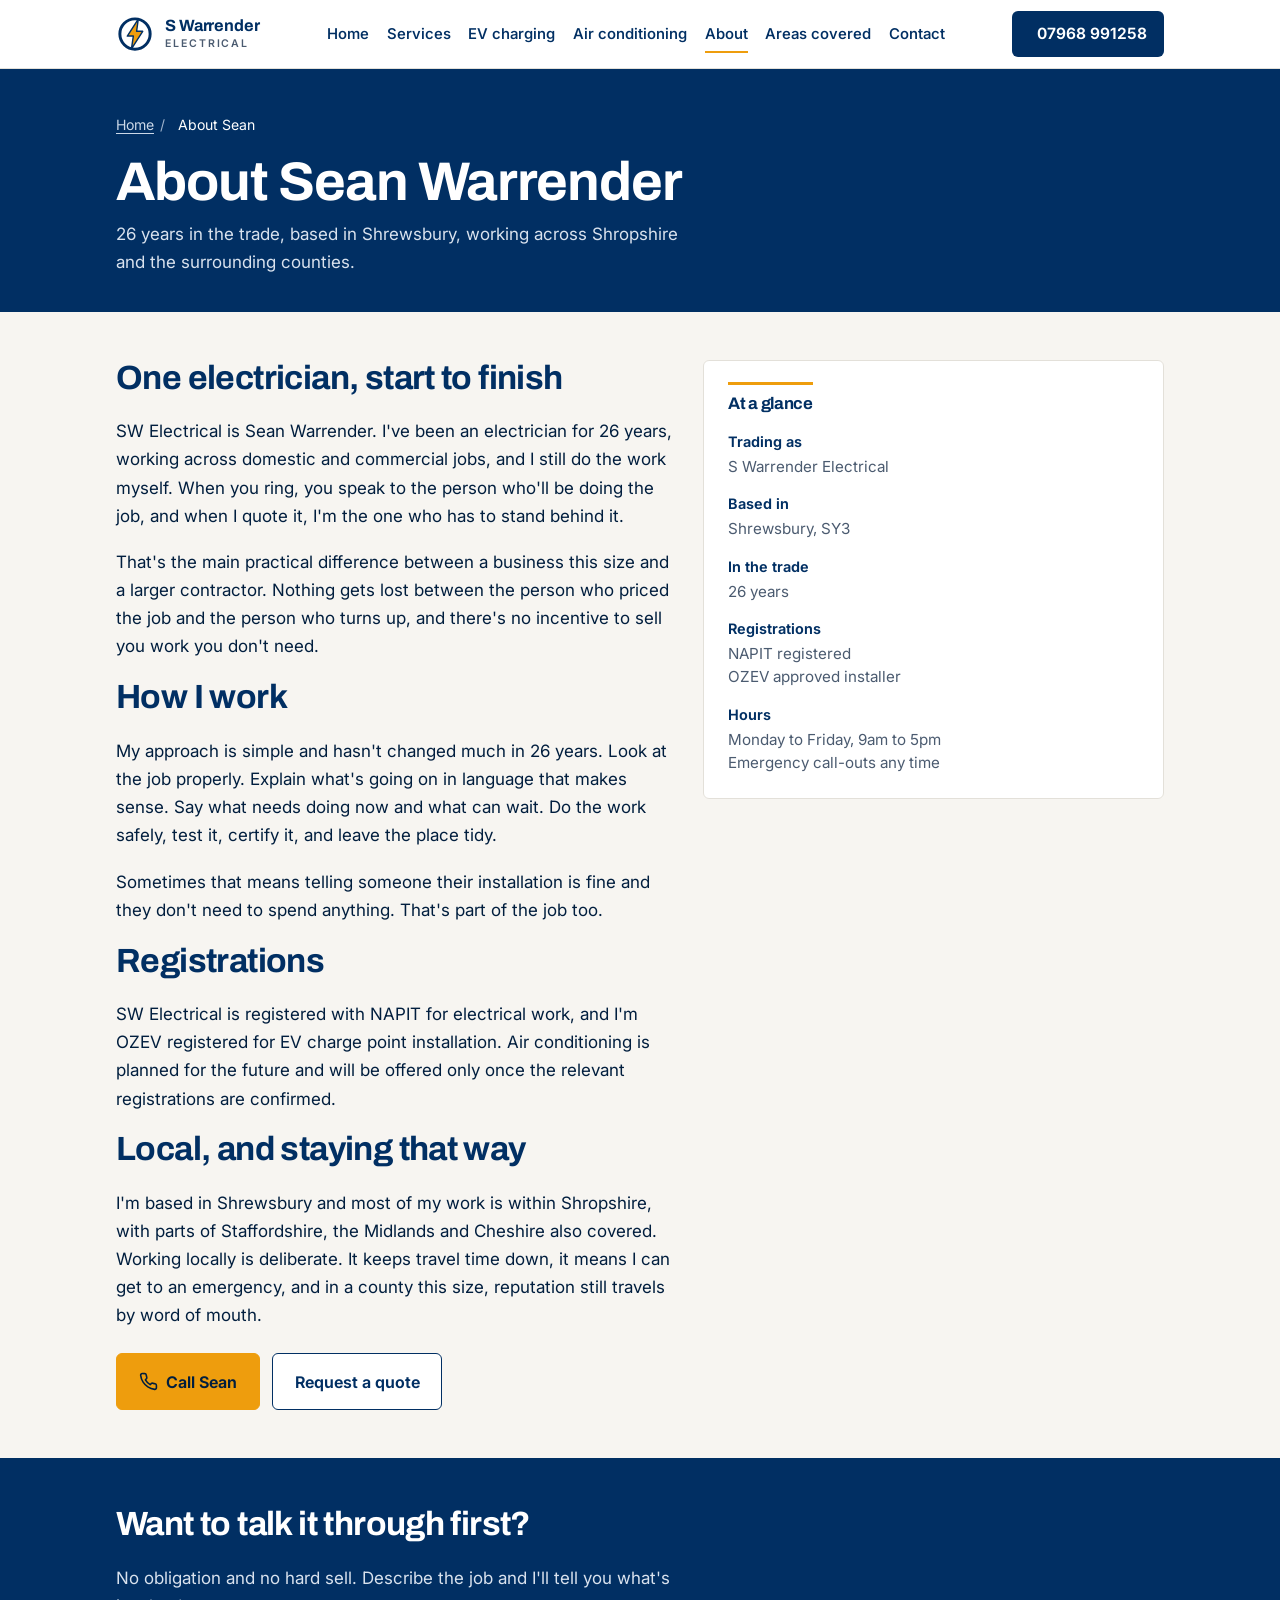
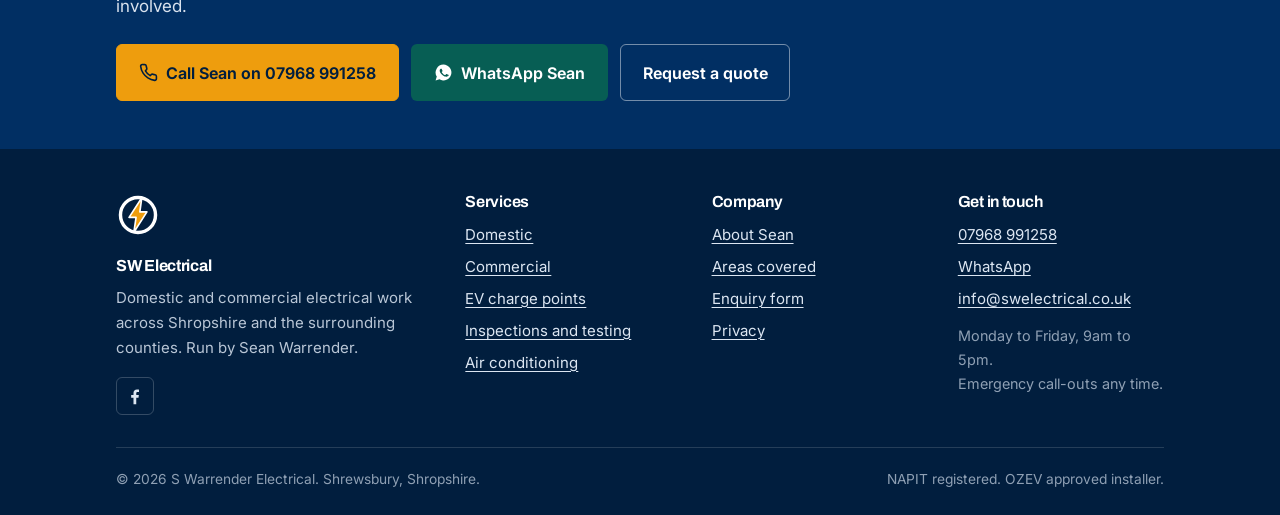
<file: about.html>
<!doctype html>
<html lang="en-GB">
<head>
<meta charset="utf-8">
<meta name="viewport" content="width=device-width, initial-scale=1">
<title>About Sean Warrender | SW Electrical, Shrewsbury</title>
<meta name="description" content="Sean Warrender, a Shrewsbury electrician with 26 years' experience. NAPIT and OZEV registered, covering Shropshire and nearby counties.">
<link rel="canonical" href="https://swelectrical.co.uk/about">
<meta name="robots" content="index, follow, max-image-preview:large">
<meta property="og:type" content="website">
<meta property="og:site_name" content="SW Electrical">
<meta property="og:title" content="About Sean Warrender | SW Electrical, Shrewsbury">
<meta property="og:description" content="Sean Warrender, a Shrewsbury electrician with 26 years' experience. NAPIT and OZEV registered, covering Shropshire and nearby counties.">
<meta property="og:url" content="https://swelectrical.co.uk/about">
<meta property="og:locale" content="en_GB">
<meta property="og:image" content="https://swelectrical.co.uk/assets/og-image.png">
<meta property="og:image:width" content="1200">
<meta property="og:image:height" content="630">
<meta property="og:image:alt" content="S Warrender Electrical. Domestic, commercial and EV charging. swelectrical.co.uk, 07968 991258.">
<meta name="twitter:card" content="summary_large_image">
<meta name="twitter:title" content="About Sean Warrender | SW Electrical, Shrewsbury">
<meta name="twitter:description" content="Sean Warrender, a Shrewsbury electrician with 26 years' experience. NAPIT and OZEV registered, covering Shropshire and nearby counties.">
<meta name="twitter:image" content="https://swelectrical.co.uk/assets/og-image.png">
<meta name="theme-color" content="#012F63">
<link rel="icon" href="assets/logo-mark.svg" type="image/svg+xml">
<link rel="preconnect" href="https://fonts.googleapis.com">
<link rel="preconnect" href="https://fonts.gstatic.com" crossorigin>
<!-- Loaded without blocking first paint: the browser fetches this in the
     background and swaps it in once ready, so text renders immediately in
     a system font rather than every visitor waiting on a Google server
     before anything appears. Meaningful mainly on throttled mobile networks. -->
<link rel="preload" as="style" href="https://fonts.googleapis.com/css2?family=Archivo:wght@600;700&family=Inter:wght@400;500;600;700&display=swap" onload="this.onload=null;this.rel='stylesheet'">
<noscript><link rel="stylesheet" href="https://fonts.googleapis.com/css2?family=Archivo:wght@600;700&family=Inter:wght@400;500;600;700&display=swap"></noscript>
<link rel="stylesheet" href="assets/site.css?v=80">
<script type="application/ld+json">[{"@context":"https://schema.org","@type":"AboutPage","url":"https://swelectrical.co.uk/about","mainEntity":{"@type":"Person","name":"Sean Warrender","jobTitle":"Electrician","worksFor":{"@id":"https://swelectrical.co.uk/#business"}}},{"@context":"https://schema.org","@type":"BreadcrumbList","itemListElement":[{"@type":"ListItem","position":1,"name":"Home","item":"https://swelectrical.co.uk/"},{"@type":"ListItem","position":2,"name":"About Sean","item":"https://swelectrical.co.uk/about"}]}]</script>
</head>
<body>
<a class="skip" href="#main">Skip to content</a>
<header class="site-head">
  <div class="wrap head-row">
    <a class="brand" href="/">
      <svg viewBox="0 0 64 64" aria-hidden="true" focusable="false"><circle cx="32" cy="32" r="25.5" fill="none" stroke="currentColor" stroke-width="5"/><path d="M37.5 7 19 35.5h10.2L26 57l19-29.5H34.7L37.5 7Z" fill="#EE9D0D" stroke="currentColor" stroke-width="2.4" stroke-linejoin="round"/></svg>
      <span class="brand-text">
        <span class="brand-name">S Warrender</span>
        <span class="brand-sub">ELECTRICAL</span>
      </span>
    </a>
    <button class="nav-toggle" type="button" aria-expanded="false" aria-controls="nav"><svg viewBox="0 0 24 24" fill="none" stroke="currentColor" stroke-width="2" stroke-linecap="round" aria-hidden="true"><path d="M3 6h18M3 12h18M3 18h18"/></svg>Menu</button>
    <nav id="nav" aria-label="Main"><ul><li><a href="/">Home</a></li><li><a href="/services">Services</a></li><li><a href="/ev-charging">EV charging</a></li><li><a href="/air-conditioning">Air conditioning</a></li><li><a href="/about" aria-current="page">About</a></li><li><a href="/areas-covered">Areas covered</a></li><li><a href="/contact">Contact</a></li></ul></nav>
    <a class="nav-cta" href="tel:+447968991258" data-tel><svg viewBox="0 0 24 24" fill="none" stroke="currentColor" stroke-width="2" stroke-linecap="round" stroke-linejoin="round" aria-hidden="true"><path d="M22 16.9v3a2 2 0 0 1-2.2 2 19.8 19.8 0 0 1-8.6-3.1 19.5 19.5 0 0 1-6-6A19.8 19.8 0 0 1 2.1 4.2 2 2 0 0 1 4.1 2h3a2 2 0 0 1 2 1.7c.1 1 .4 1.9.7 2.8a2 2 0 0 1-.5 2.1L8.1 9.9a16 16 0 0 0 6 6l1.3-1.2a2 2 0 0 1 2.1-.5c.9.3 1.8.6 2.8.7a2 2 0 0 1 1.7 2Z"/></svg><span data-tel-text>07968 991258</span></a>
  </div>
</header>
<main id="main">

<section class="banner"><div class="wrap"><nav class="crumbs" aria-label="Breadcrumb"><a href="/">Home</a><span aria-hidden="true">/</span><span aria-current="page">About Sean</span></nav><h1>About Sean Warrender</h1><p>26 years in the trade, based in Shrewsbury, working across Shropshire and the surrounding counties.</p></div></section>

<section class="section">
  <div class="wrap coverage">
    <div>
      <h2>One electrician, start to finish</h2>
      <p>SW Electrical is Sean Warrender. I've been an electrician for 26 years, working across domestic and commercial jobs, and I still do the work myself. When you ring, you speak to the person who'll be doing the job, and when I quote it, I'm the one who has to stand behind it.</p>
      <p>That's the main practical difference between a business this size and a larger contractor. Nothing gets lost between the person who priced the job and the person who turns up, and there's no incentive to sell you work you don't need.</p>

      <h2>How I work</h2>
      <p>My approach is simple and hasn't changed much in 26 years. Look at the job properly. Explain what's going on in language that makes sense. Say what needs doing now and what can wait. Do the work safely, test it, certify it, and leave the place tidy.</p>
      <p>Sometimes that means telling someone their installation is fine and they don't need to spend anything. That's part of the job too.</p>

      <h2>Registrations</h2>
      <p>SW Electrical is registered with NAPIT for electrical work, and I'm OZEV registered for EV charge point installation. Air conditioning is planned for the future and will be offered only once the relevant registrations are confirmed.</p>

      <h2>Local, and staying that way</h2>
      <p>I'm based in Shrewsbury and most of my work is within Shropshire, with parts of Staffordshire, the Midlands and Cheshire also covered. Working locally is deliberate. It keeps travel time down, it means I can get to an emergency, and in a county this size, reputation still travels by word of mouth.</p>

      <div class="btn-row"><a class="btn btn-primary" href="tel:+447968991258" data-tel><svg viewBox="0 0 24 24" fill="none" stroke="currentColor" stroke-width="2" stroke-linecap="round" stroke-linejoin="round" aria-hidden="true"><path d="M22 16.9v3a2 2 0 0 1-2.2 2 19.8 19.8 0 0 1-8.6-3.1 19.5 19.5 0 0 1-6-6A19.8 19.8 0 0 1 2.1 4.2 2 2 0 0 1 4.1 2h3a2 2 0 0 1 2 1.7c.1 1 .4 1.9.7 2.8a2 2 0 0 1-.5 2.1L8.1 9.9a16 16 0 0 0 6 6l1.3-1.2a2 2 0 0 1 2.1-.5c.9.3 1.8.6 2.8.7a2 2 0 0 1 1.7 2Z"/></svg>Call Sean</a><a class="btn btn-outline" href="/contact">Request a quote</a></div>
    </div>
    <aside class="glance" aria-labelledby="glance-title">
      <h2 id="glance-title" class="glance-title">At a glance</h2>
      <dl>
        <div><dt>Trading as</dt><dd>S Warrender Electrical</dd></div>
        <div><dt>Based in</dt><dd>Shrewsbury, SY3</dd></div>
        <div><dt>In the trade</dt><dd>26 years</dd></div>
        <div><dt>Registrations</dt><dd>NAPIT registered<br>OZEV approved installer</dd></div>
        <div><dt>Hours</dt><dd>Monday to Friday, 9am to 5pm<br>Emergency call-outs any time</dd></div>
      </dl>
    </aside>
  </div>
</section>

<section class="cta-band">
  <div class="wrap">
    <h2>Want to talk it through first?</h2>
    <p>No obligation and no hard sell. Describe the job and I'll tell you what's involved.</p>
    <div class="btn-row"><a class="btn btn-primary" href="tel:+447968991258" data-tel><svg viewBox="0 0 24 24" fill="none" stroke="currentColor" stroke-width="2" stroke-linecap="round" stroke-linejoin="round" aria-hidden="true"><path d="M22 16.9v3a2 2 0 0 1-2.2 2 19.8 19.8 0 0 1-8.6-3.1 19.5 19.5 0 0 1-6-6A19.8 19.8 0 0 1 2.1 4.2 2 2 0 0 1 4.1 2h3a2 2 0 0 1 2 1.7c.1 1 .4 1.9.7 2.8a2 2 0 0 1-.5 2.1L8.1 9.9a16 16 0 0 0 6 6l1.3-1.2a2 2 0 0 1 2.1-.5c.9.3 1.8.6 2.8.7a2 2 0 0 1 1.7 2Z"/></svg><span>Call Sean on <span data-tel-text>07968 991258</span></span></a><a class="btn btn-wa" href="https://wa.me/447968991258?text=Hi%20Sean%2C%20I'd%20like%20a%20quote%20for%20some%20electrical%20work." data-wa rel="noopener"><svg viewBox="0 0 24 24" fill="currentColor" aria-hidden="true"><path d="M12 2a10 10 0 0 0-8.5 15.2L2 22l4.9-1.4A10 10 0 1 0 12 2Zm5.6 14.1c-.2.6-1.2 1.2-1.7 1.2-.5.1-1 .1-1.6-.1-.4-.1-.9-.3-1.5-.6-2.7-1.2-4.4-3.9-4.5-4.1-.1-.2-1.1-1.4-1.1-2.7s.7-1.9.9-2.2c.2-.2.5-.3.7-.3h.5c.2 0 .4 0 .6.5l.8 2c.1.2.1.3 0 .5l-.3.5-.4.4c-.1.1-.3.3-.1.6.2.3.7 1.2 1.6 2 1.1.9 2 1.2 2.3 1.4.3.1.4.1.6-.1l.9-1c.2-.2.3-.2.6-.1l2 .9c.3.1.5.2.5.3.1.2.1.7-.1 1.4Z"/></svg>WhatsApp Sean</a><a class="btn btn-ghost" href="/contact">Request a quote</a></div>
  </div>
</section>

</main>
<footer class="site-foot">
  <div class="wrap">
    <div class="foot-grid">
      <div class="foot-brand">
        <span class="foot-logo"><svg viewBox="0 0 64 64" aria-hidden="true" focusable="false"><circle cx="32" cy="32" r="25.5" fill="none" stroke="currentColor" stroke-width="5"/><path d="M37.5 7 19 35.5h10.2L26 57l19-29.5H34.7L37.5 7Z" fill="#EE9D0D" stroke="currentColor" stroke-width="2.4" stroke-linejoin="round"/></svg></span>
        <h2>SW Electrical</h2>
        <p>Domestic and commercial electrical work across Shropshire and the surrounding counties. Run by Sean Warrender.</p>
        <ul class="foot-social" hidden data-facebook-item>
          <li><a href="#" data-facebook rel="noopener" target="_blank" aria-label="SW Electrical on Facebook"><svg viewBox="0 0 24 24" fill="currentColor" aria-hidden="true"><path d="M13.5 22v-8h2.7l.4-3.2h-3.1V8.8c0-.9.3-1.6 1.6-1.6h1.7V4.4c-.3 0-1.3-.1-2.5-.1-2.5 0-4.1 1.5-4.1 4.2v2.3H7.4V14h2.8v8h3.3Z"/></svg></a></li>
        </ul>
      </div>
      <div>
        <h3>Services</h3>
        <ul>
          <li><a href="/domestic-electrician">Domestic</a></li>
          <li><a href="/commercial-electrician">Commercial</a></li>
          <li><a href="/ev-charging">EV charge points</a></li>
          <li><a href="/services#inspections">Inspections and testing</a></li>
          <li><a href="/air-conditioning">Air conditioning</a></li>
        </ul>
      </div>
      <div>
        <h3>Company</h3>
        <ul>
          <li><a href="/about">About Sean</a></li>
          <li><a href="/areas-covered">Areas covered</a></li>
          <li><a href="/contact">Enquiry form</a></li>
          <li><a href="/privacy">Privacy</a></li>
        </ul>
      </div>
      <div>
        <h3>Get in touch</h3>
        <ul>
          <li><a href="tel:+447968991258" data-tel><span data-tel-text>07968 991258</span></a></li>
          <li><a href="https://wa.me/447968991258?text=Hi%20Sean%2C%20I'd%20like%20a%20quote%20for%20some%20electrical%20work." data-wa rel="noopener">WhatsApp</a></li>
          <li><a href="mailto:info@swelectrical.co.uk" data-email><span data-email-text>info@swelectrical.co.uk</span></a></li>
        </ul>
        <p class="small foot-hours">Monday to Friday, 9am to 5pm.<br>Emergency call-outs any time.</p>
      </div>
    </div>
    <div class="foot-bottom">
      <span>&copy; 2026 S Warrender Electrical. Shrewsbury, Shropshire.</span>
      <span>NAPIT registered. OZEV approved installer.</span>
    </div>
  </div>
</footer>
<div class="action-bar">
  <a href="tel:+447968991258" data-tel><svg viewBox="0 0 24 24" fill="none" stroke="currentColor" stroke-width="2" stroke-linecap="round" stroke-linejoin="round" aria-hidden="true"><path d="M22 16.9v3a2 2 0 0 1-2.2 2 19.8 19.8 0 0 1-8.6-3.1 19.5 19.5 0 0 1-6-6A19.8 19.8 0 0 1 2.1 4.2 2 2 0 0 1 4.1 2h3a2 2 0 0 1 2 1.7c.1 1 .4 1.9.7 2.8a2 2 0 0 1-.5 2.1L8.1 9.9a16 16 0 0 0 6 6l1.3-1.2a2 2 0 0 1 2.1-.5c.9.3 1.8.6 2.8.7a2 2 0 0 1 1.7 2Z"/></svg>Call Sean</a>
  <a class="wa" href="https://wa.me/447968991258?text=Hi%20Sean%2C%20I'd%20like%20a%20quote%20for%20some%20electrical%20work." data-wa rel="noopener"><svg viewBox="0 0 24 24" fill="currentColor" aria-hidden="true"><path d="M12 2a10 10 0 0 0-8.5 15.2L2 22l4.9-1.4A10 10 0 1 0 12 2Zm5.6 14.1c-.2.6-1.2 1.2-1.7 1.2-.5.1-1 .1-1.6-.1-.4-.1-.9-.3-1.5-.6-2.7-1.2-4.4-3.9-4.5-4.1-.1-.2-1.1-1.4-1.1-2.7s.7-1.9.9-2.2c.2-.2.5-.3.7-.3h.5c.2 0 .4 0 .6.5l.8 2c.1.2.1.3 0 .5l-.3.5-.4.4c-.1.1-.3.3-.1.6.2.3.7 1.2 1.6 2 1.1.9 2 1.2 2.3 1.4.3.1.4.1.6-.1l.9-1c.2-.2.3-.2.6-.1l2 .9c.3.1.5.2.5.3.1.2.1.7-.1 1.4Z"/></svg>WhatsApp</a>
</div>
<script src="assets/config.js?v=80" defer></script>
<script src="assets/site.js?v=80" defer></script>
</body>
</html>
</file>
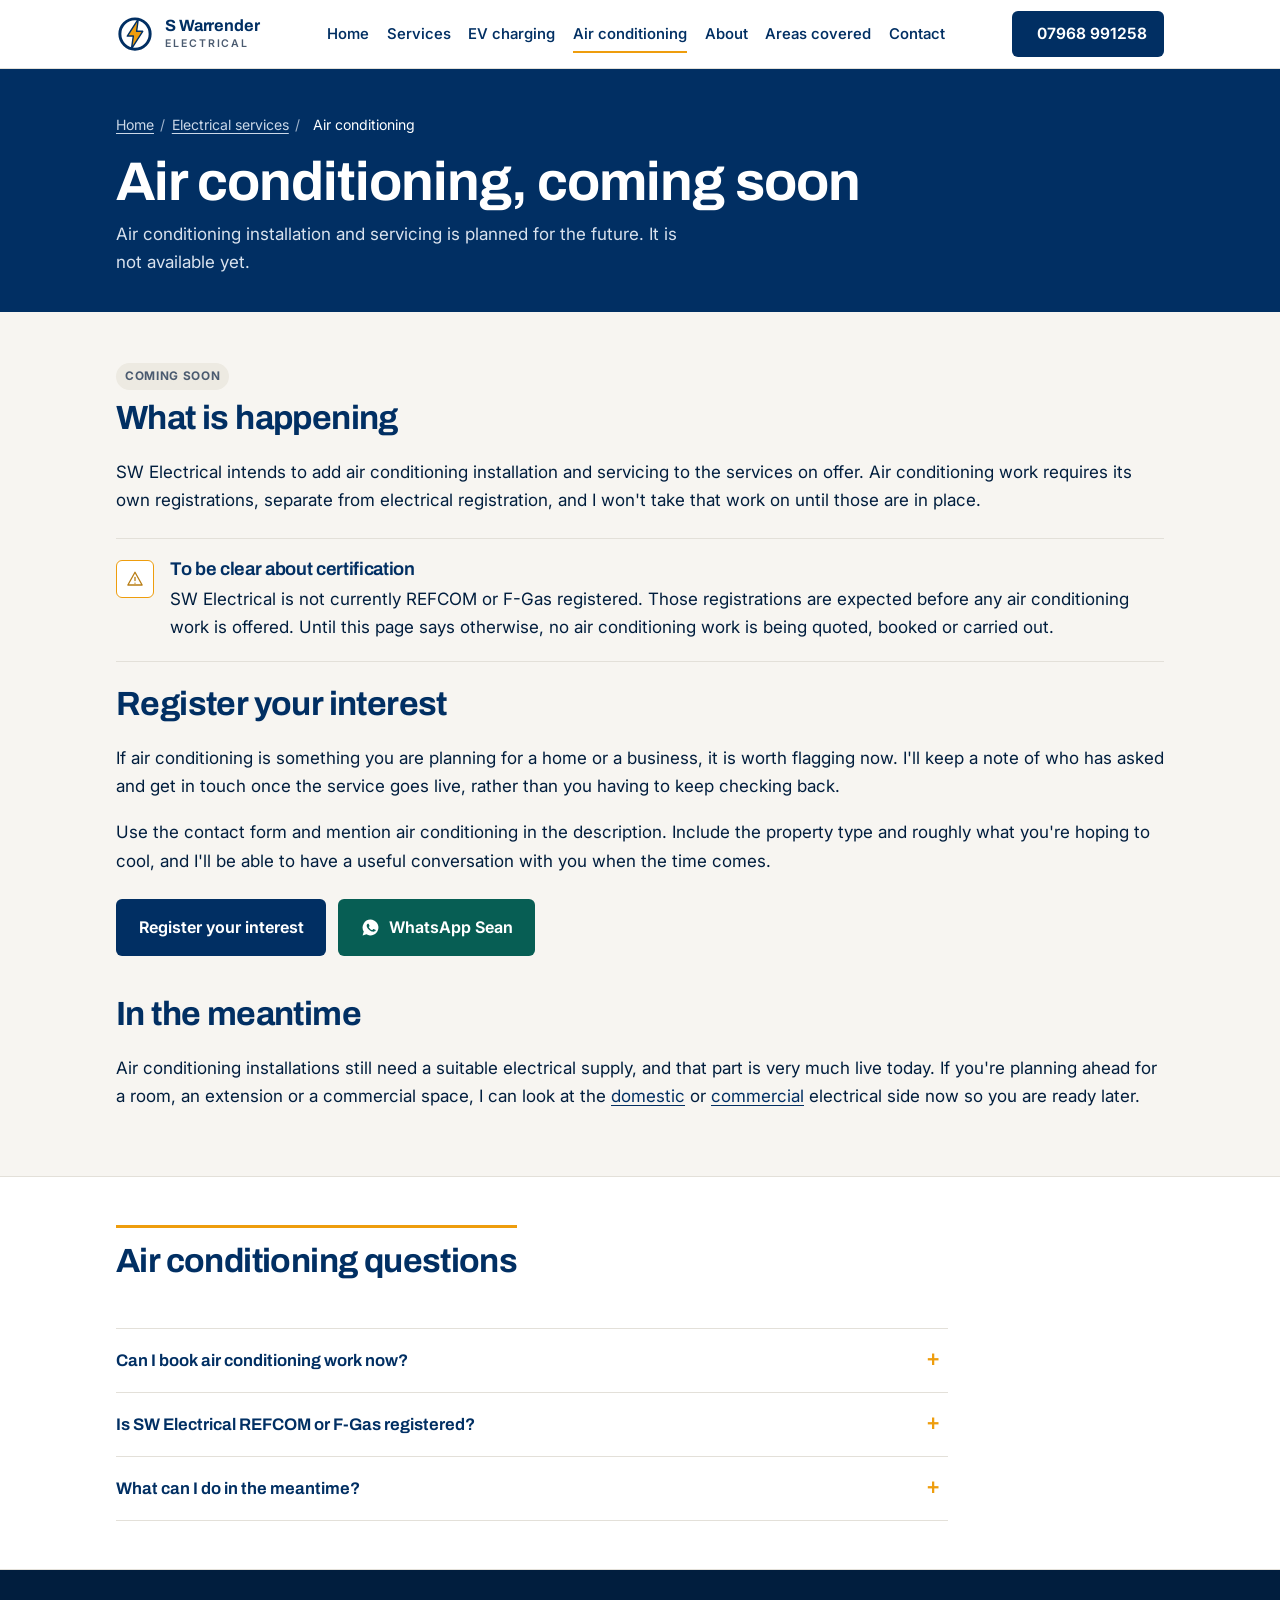
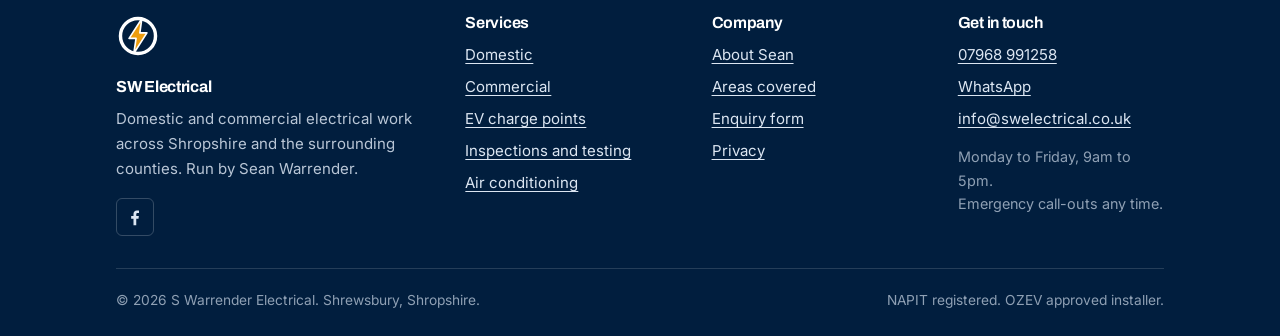
<file: air-conditioning.html>
<!doctype html>
<html lang="en-GB">
<head>
<meta charset="utf-8">
<meta name="viewport" content="width=device-width, initial-scale=1">
<title>Air Conditioning in Shropshire, Coming Soon | SW Electrical</title>
<meta name="description" content="Air conditioning installation and servicing in Shropshire is coming soon from SW Electrical. Register your interest and Sean will be in touch when it goes live.">
<link rel="canonical" href="https://swelectrical.co.uk/air-conditioning">
<meta name="robots" content="index, follow, max-image-preview:large">
<meta property="og:type" content="website">
<meta property="og:site_name" content="SW Electrical">
<meta property="og:title" content="Air Conditioning in Shropshire, Coming Soon | SW Electrical">
<meta property="og:description" content="Air conditioning installation and servicing in Shropshire is coming soon from SW Electrical. Register your interest and Sean will be in touch when it goes live.">
<meta property="og:url" content="https://swelectrical.co.uk/air-conditioning">
<meta property="og:locale" content="en_GB">
<meta property="og:image" content="https://swelectrical.co.uk/assets/og-image.png">
<meta property="og:image:width" content="1200">
<meta property="og:image:height" content="630">
<meta property="og:image:alt" content="S Warrender Electrical. Domestic, commercial and EV charging. swelectrical.co.uk, 07968 991258.">
<meta name="twitter:card" content="summary_large_image">
<meta name="twitter:title" content="Air Conditioning in Shropshire, Coming Soon | SW Electrical">
<meta name="twitter:description" content="Air conditioning installation and servicing in Shropshire is coming soon from SW Electrical. Register your interest and Sean will be in touch when it goes live.">
<meta name="twitter:image" content="https://swelectrical.co.uk/assets/og-image.png">
<meta name="theme-color" content="#012F63">
<link rel="icon" href="assets/logo-mark.svg" type="image/svg+xml">
<link rel="preconnect" href="https://fonts.googleapis.com">
<link rel="preconnect" href="https://fonts.gstatic.com" crossorigin>
<!-- Loaded without blocking first paint: the browser fetches this in the
     background and swaps it in once ready, so text renders immediately in
     a system font rather than every visitor waiting on a Google server
     before anything appears. Meaningful mainly on throttled mobile networks. -->
<link rel="preload" as="style" href="https://fonts.googleapis.com/css2?family=Archivo:wght@600;700&family=Inter:wght@400;500;600;700&display=swap" onload="this.onload=null;this.rel='stylesheet'">
<noscript><link rel="stylesheet" href="https://fonts.googleapis.com/css2?family=Archivo:wght@600;700&family=Inter:wght@400;500;600;700&display=swap"></noscript>
<link rel="stylesheet" href="assets/site.css?v=80">
<script type="application/ld+json">[{"@context":"https://schema.org","@type":"FAQPage","mainEntity":[{"@type":"Question","name":"Can I book air conditioning work now?","acceptedAnswer":{"@type":"Answer","text":"No. Air conditioning is planned but not yet offered. Nothing is being booked until the required registrations are confirmed."}},{"@type":"Question","name":"Is SW Electrical REFCOM or F-Gas registered?","acceptedAnswer":{"@type":"Answer","text":"Not currently. Those registrations are expected before any air conditioning work is offered, and this page will be updated when that is confirmed."}},{"@type":"Question","name":"What can I do in the meantime?","acceptedAnswer":{"@type":"Answer","text":"Register your interest using the contact form and mention air conditioning. I'll get in touch once the service is live."}}]},{"@context":"https://schema.org","@type":"BreadcrumbList","itemListElement":[{"@type":"ListItem","position":1,"name":"Home","item":"https://swelectrical.co.uk/"},{"@type":"ListItem","position":2,"name":"Electrical services","item":"https://swelectrical.co.uk/services"},{"@type":"ListItem","position":3,"name":"Air conditioning","item":"https://swelectrical.co.uk/air-conditioning"}]}]</script>
</head>
<body>
<a class="skip" href="#main">Skip to content</a>
<header class="site-head">
  <div class="wrap head-row">
    <a class="brand" href="/">
      <svg viewBox="0 0 64 64" aria-hidden="true" focusable="false"><circle cx="32" cy="32" r="25.5" fill="none" stroke="currentColor" stroke-width="5"/><path d="M37.5 7 19 35.5h10.2L26 57l19-29.5H34.7L37.5 7Z" fill="#EE9D0D" stroke="currentColor" stroke-width="2.4" stroke-linejoin="round"/></svg>
      <span class="brand-text">
        <span class="brand-name">S Warrender</span>
        <span class="brand-sub">ELECTRICAL</span>
      </span>
    </a>
    <button class="nav-toggle" type="button" aria-expanded="false" aria-controls="nav"><svg viewBox="0 0 24 24" fill="none" stroke="currentColor" stroke-width="2" stroke-linecap="round" aria-hidden="true"><path d="M3 6h18M3 12h18M3 18h18"/></svg>Menu</button>
    <nav id="nav" aria-label="Main"><ul><li><a href="/">Home</a></li><li><a href="/services">Services</a></li><li><a href="/ev-charging">EV charging</a></li><li><a href="/air-conditioning" aria-current="page">Air conditioning</a></li><li><a href="/about">About</a></li><li><a href="/areas-covered">Areas covered</a></li><li><a href="/contact">Contact</a></li></ul></nav>
    <a class="nav-cta" href="tel:+447968991258" data-tel><svg viewBox="0 0 24 24" fill="none" stroke="currentColor" stroke-width="2" stroke-linecap="round" stroke-linejoin="round" aria-hidden="true"><path d="M22 16.9v3a2 2 0 0 1-2.2 2 19.8 19.8 0 0 1-8.6-3.1 19.5 19.5 0 0 1-6-6A19.8 19.8 0 0 1 2.1 4.2 2 2 0 0 1 4.1 2h3a2 2 0 0 1 2 1.7c.1 1 .4 1.9.7 2.8a2 2 0 0 1-.5 2.1L8.1 9.9a16 16 0 0 0 6 6l1.3-1.2a2 2 0 0 1 2.1-.5c.9.3 1.8.6 2.8.7a2 2 0 0 1 1.7 2Z"/></svg><span data-tel-text>07968 991258</span></a>
  </div>
</header>
<main id="main">

<section class="banner"><div class="wrap"><nav class="crumbs" aria-label="Breadcrumb"><a href="/">Home</a><span aria-hidden="true">/</span><a href="/services">Electrical services</a><span aria-hidden="true">/</span><span aria-current="page">Air conditioning</span></nav><h1>Air conditioning, coming soon</h1><p>Air conditioning installation and servicing is planned for the future. It is not available yet.</p></div></section>

<section class="section">
  <div class="wrap narrow">
    <span class="tag">COMING SOON</span>
    <h2>What is happening</h2>
    <p>SW Electrical intends to add air conditioning installation and servicing to the services on offer. Air conditioning work requires its own registrations, separate from electrical registration, and I won't take that work on until those are in place.</p>

    <div class="notice">
      <span class="notice-icon notice-icon-alert"><svg viewBox="0 0 24 24" fill="none" stroke="currentColor" stroke-width="1.75" stroke-linecap="round" stroke-linejoin="round" aria-hidden="true"><path d="m12 3 9.5 17H2.5L12 3Z"/><path d="M12 10v4"/><path d="M12 17.5h.01"/></svg></span>
      <div>
        <h3>To be clear about certification</h3>
        <p>SW Electrical is not currently REFCOM or F-Gas registered. Those registrations are expected before any air conditioning work is offered. Until this page says otherwise, no air conditioning work is being quoted, booked or carried out.</p>
      </div>
    </div>

    <h2>Register your interest</h2>
    <p>If air conditioning is something you are planning for a home or a business, it is worth flagging now. I'll keep a note of who has asked and get in touch once the service goes live, rather than you having to keep checking back.</p>
    <p>Use the contact form and mention air conditioning in the description. Include the property type and roughly what you're hoping to cool, and I'll be able to have a useful conversation with you when the time comes.</p>

    <div class="btn-row"><a class="btn btn-navy" href="/contact">Register your interest</a><a class="btn btn-wa" href="https://wa.me/447968991258?text=Hi%20Sean%2C%20I'd%20like%20a%20quote%20for%20some%20electrical%20work." data-wa rel="noopener"><svg viewBox="0 0 24 24" fill="currentColor" aria-hidden="true"><path d="M12 2a10 10 0 0 0-8.5 15.2L2 22l4.9-1.4A10 10 0 1 0 12 2Zm5.6 14.1c-.2.6-1.2 1.2-1.7 1.2-.5.1-1 .1-1.6-.1-.4-.1-.9-.3-1.5-.6-2.7-1.2-4.4-3.9-4.5-4.1-.1-.2-1.1-1.4-1.1-2.7s.7-1.9.9-2.2c.2-.2.5-.3.7-.3h.5c.2 0 .4 0 .6.5l.8 2c.1.2.1.3 0 .5l-.3.5-.4.4c-.1.1-.3.3-.1.6.2.3.7 1.2 1.6 2 1.1.9 2 1.2 2.3 1.4.3.1.4.1.6-.1l.9-1c.2-.2.3-.2.6-.1l2 .9c.3.1.5.2.5.3.1.2.1.7-.1 1.4Z"/></svg>WhatsApp Sean</a></div>

    <h2 style="margin-top:2.5rem">In the meantime</h2>
    <p>Air conditioning installations still need a suitable electrical supply, and that part is very much live today. If you're planning ahead for a room, an extension or a commercial space, I can look at the <a href="/domestic-electrician">domestic</a> or <a href="/commercial-electrician">commercial</a> electrical side now so you are ready later.</p>
  </div>
</section>

<section class="section section-alt">
  <div class="wrap"><div class="section-head"><h2>Air conditioning questions</h2></div><div class="faq"><details><summary>Can I book air conditioning work now?</summary><p>No. Air conditioning is planned but not yet offered. Nothing is being booked until the required registrations are confirmed.</p></details><details><summary>Is SW Electrical REFCOM or F-Gas registered?</summary><p>Not currently. Those registrations are expected before any air conditioning work is offered, and this page will be updated when that is confirmed.</p></details><details><summary>What can I do in the meantime?</summary><p>Register your interest using the contact form and mention air conditioning. I'll get in touch once the service is live.</p></details></div></div>
</section>

</main>
<footer class="site-foot">
  <div class="wrap">
    <div class="foot-grid">
      <div class="foot-brand">
        <span class="foot-logo"><svg viewBox="0 0 64 64" aria-hidden="true" focusable="false"><circle cx="32" cy="32" r="25.5" fill="none" stroke="currentColor" stroke-width="5"/><path d="M37.5 7 19 35.5h10.2L26 57l19-29.5H34.7L37.5 7Z" fill="#EE9D0D" stroke="currentColor" stroke-width="2.4" stroke-linejoin="round"/></svg></span>
        <h2>SW Electrical</h2>
        <p>Domestic and commercial electrical work across Shropshire and the surrounding counties. Run by Sean Warrender.</p>
        <ul class="foot-social" hidden data-facebook-item>
          <li><a href="#" data-facebook rel="noopener" target="_blank" aria-label="SW Electrical on Facebook"><svg viewBox="0 0 24 24" fill="currentColor" aria-hidden="true"><path d="M13.5 22v-8h2.7l.4-3.2h-3.1V8.8c0-.9.3-1.6 1.6-1.6h1.7V4.4c-.3 0-1.3-.1-2.5-.1-2.5 0-4.1 1.5-4.1 4.2v2.3H7.4V14h2.8v8h3.3Z"/></svg></a></li>
        </ul>
      </div>
      <div>
        <h3>Services</h3>
        <ul>
          <li><a href="/domestic-electrician">Domestic</a></li>
          <li><a href="/commercial-electrician">Commercial</a></li>
          <li><a href="/ev-charging">EV charge points</a></li>
          <li><a href="/services#inspections">Inspections and testing</a></li>
          <li><a href="/air-conditioning">Air conditioning</a></li>
        </ul>
      </div>
      <div>
        <h3>Company</h3>
        <ul>
          <li><a href="/about">About Sean</a></li>
          <li><a href="/areas-covered">Areas covered</a></li>
          <li><a href="/contact">Enquiry form</a></li>
          <li><a href="/privacy">Privacy</a></li>
        </ul>
      </div>
      <div>
        <h3>Get in touch</h3>
        <ul>
          <li><a href="tel:+447968991258" data-tel><span data-tel-text>07968 991258</span></a></li>
          <li><a href="https://wa.me/447968991258?text=Hi%20Sean%2C%20I'd%20like%20a%20quote%20for%20some%20electrical%20work." data-wa rel="noopener">WhatsApp</a></li>
          <li><a href="mailto:info@swelectrical.co.uk" data-email><span data-email-text>info@swelectrical.co.uk</span></a></li>
        </ul>
        <p class="small foot-hours">Monday to Friday, 9am to 5pm.<br>Emergency call-outs any time.</p>
      </div>
    </div>
    <div class="foot-bottom">
      <span>&copy; 2026 S Warrender Electrical. Shrewsbury, Shropshire.</span>
      <span>NAPIT registered. OZEV approved installer.</span>
    </div>
  </div>
</footer>
<div class="action-bar">
  <a href="tel:+447968991258" data-tel><svg viewBox="0 0 24 24" fill="none" stroke="currentColor" stroke-width="2" stroke-linecap="round" stroke-linejoin="round" aria-hidden="true"><path d="M22 16.9v3a2 2 0 0 1-2.2 2 19.8 19.8 0 0 1-8.6-3.1 19.5 19.5 0 0 1-6-6A19.8 19.8 0 0 1 2.1 4.2 2 2 0 0 1 4.1 2h3a2 2 0 0 1 2 1.7c.1 1 .4 1.9.7 2.8a2 2 0 0 1-.5 2.1L8.1 9.9a16 16 0 0 0 6 6l1.3-1.2a2 2 0 0 1 2.1-.5c.9.3 1.8.6 2.8.7a2 2 0 0 1 1.7 2Z"/></svg>Call Sean</a>
  <a class="wa" href="https://wa.me/447968991258?text=Hi%20Sean%2C%20I'd%20like%20a%20quote%20for%20some%20electrical%20work." data-wa rel="noopener"><svg viewBox="0 0 24 24" fill="currentColor" aria-hidden="true"><path d="M12 2a10 10 0 0 0-8.5 15.2L2 22l4.9-1.4A10 10 0 1 0 12 2Zm5.6 14.1c-.2.6-1.2 1.2-1.7 1.2-.5.1-1 .1-1.6-.1-.4-.1-.9-.3-1.5-.6-2.7-1.2-4.4-3.9-4.5-4.1-.1-.2-1.1-1.4-1.1-2.7s.7-1.9.9-2.2c.2-.2.5-.3.7-.3h.5c.2 0 .4 0 .6.5l.8 2c.1.2.1.3 0 .5l-.3.5-.4.4c-.1.1-.3.3-.1.6.2.3.7 1.2 1.6 2 1.1.9 2 1.2 2.3 1.4.3.1.4.1.6-.1l.9-1c.2-.2.3-.2.6-.1l2 .9c.3.1.5.2.5.3.1.2.1.7-.1 1.4Z"/></svg>WhatsApp</a>
</div>
<script src="assets/config.js?v=80" defer></script>
<script src="assets/site.js?v=80" defer></script>
</body>
</html>
</file>
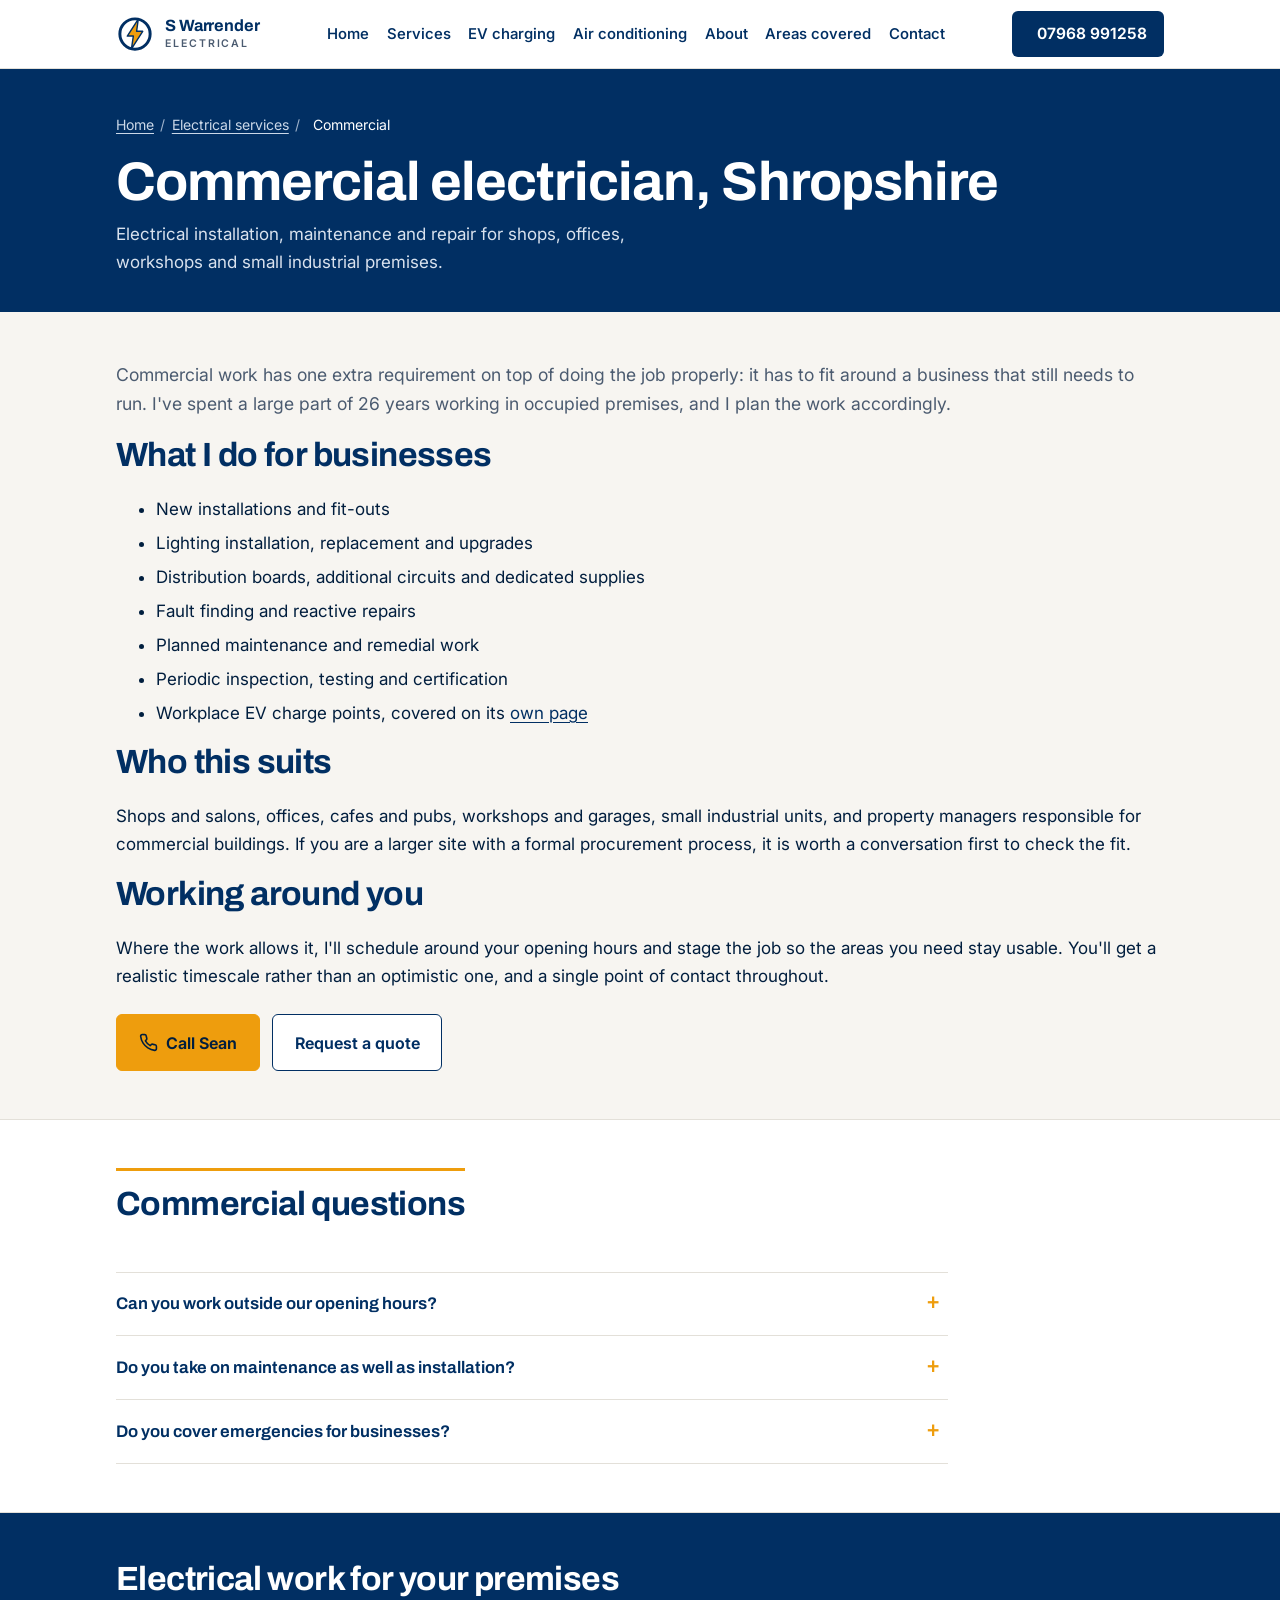
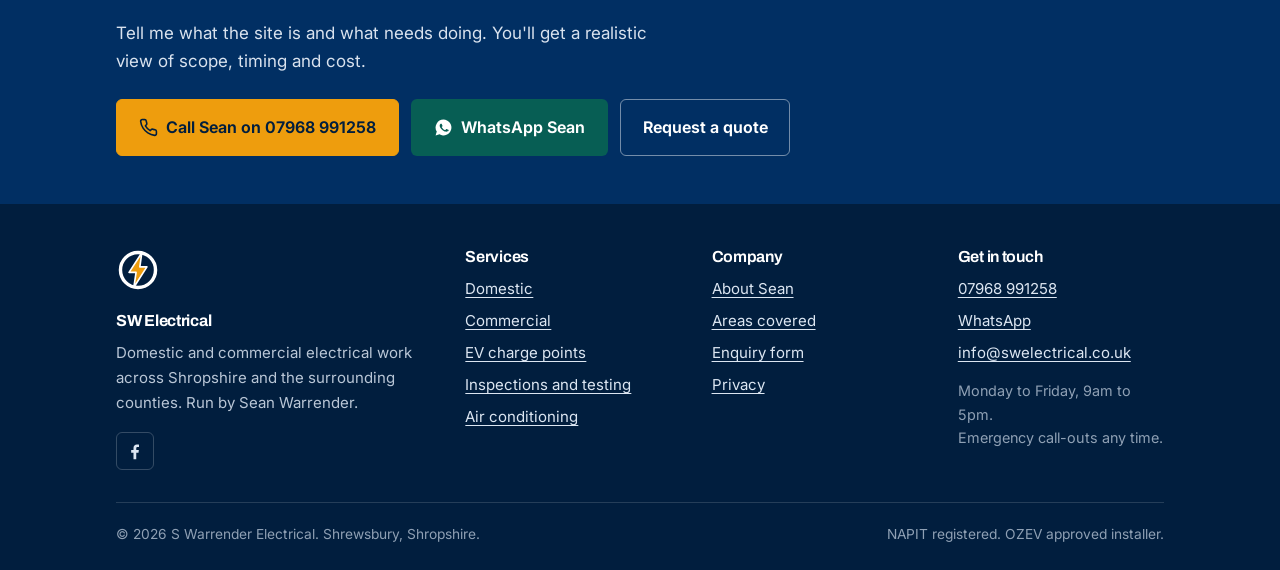
<file: commercial-electrician.html>
<!doctype html>
<html lang="en-GB">
<head>
<meta charset="utf-8">
<meta name="viewport" content="width=device-width, initial-scale=1">
<title>Commercial Electrician in Shropshire | SW Electrical</title>
<meta name="description" content="Commercial electrician in Shropshire for shops, offices, workshops and industrial units. Installation, maintenance, repairs, inspection and testing.">
<link rel="canonical" href="https://swelectrical.co.uk/commercial-electrician">
<meta name="robots" content="index, follow, max-image-preview:large">
<meta property="og:type" content="website">
<meta property="og:site_name" content="SW Electrical">
<meta property="og:title" content="Commercial Electrician in Shropshire | SW Electrical">
<meta property="og:description" content="Commercial electrician in Shropshire for shops, offices, workshops and industrial units. Installation, maintenance, repairs, inspection and testing.">
<meta property="og:url" content="https://swelectrical.co.uk/commercial-electrician">
<meta property="og:locale" content="en_GB">
<meta property="og:image" content="https://swelectrical.co.uk/assets/og-image.png">
<meta property="og:image:width" content="1200">
<meta property="og:image:height" content="630">
<meta property="og:image:alt" content="S Warrender Electrical. Domestic, commercial and EV charging. swelectrical.co.uk, 07968 991258.">
<meta name="twitter:card" content="summary_large_image">
<meta name="twitter:title" content="Commercial Electrician in Shropshire | SW Electrical">
<meta name="twitter:description" content="Commercial electrician in Shropshire for shops, offices, workshops and industrial units. Installation, maintenance, repairs, inspection and testing.">
<meta name="twitter:image" content="https://swelectrical.co.uk/assets/og-image.png">
<meta name="theme-color" content="#012F63">
<link rel="icon" href="assets/logo-mark.svg" type="image/svg+xml">
<link rel="preconnect" href="https://fonts.googleapis.com">
<link rel="preconnect" href="https://fonts.gstatic.com" crossorigin>
<!-- Loaded without blocking first paint: the browser fetches this in the
     background and swaps it in once ready, so text renders immediately in
     a system font rather than every visitor waiting on a Google server
     before anything appears. Meaningful mainly on throttled mobile networks. -->
<link rel="preload" as="style" href="https://fonts.googleapis.com/css2?family=Archivo:wght@600;700&family=Inter:wght@400;500;600;700&display=swap" onload="this.onload=null;this.rel='stylesheet'">
<noscript><link rel="stylesheet" href="https://fonts.googleapis.com/css2?family=Archivo:wght@600;700&family=Inter:wght@400;500;600;700&display=swap"></noscript>
<link rel="stylesheet" href="assets/site.css?v=80">
<script type="application/ld+json">[{"@context":"https://schema.org","@type":"Service","serviceType":"Commercial electrical work","description":"Electrical installation, maintenance, repair, inspection and testing for commercial premises across Shropshire.","url":"https://swelectrical.co.uk/commercial-electrician","provider":{"@id":"https://swelectrical.co.uk/#business"},"areaServed":{"@type":"AdministrativeArea","name":"Shropshire"},"audience":{"@type":"Audience","audienceType":"Homeowners, landlords, property managers and businesses"}},{"@context":"https://schema.org","@type":"FAQPage","mainEntity":[{"@type":"Question","name":"Can you work outside our opening hours?","acceptedAnswer":{"@type":"Answer","text":"Where the job allows it, yes. Evening and weekend work can usually be arranged so the disruption lands when the premises is quiet."}},{"@type":"Question","name":"Do you take on maintenance as well as installation?","acceptedAnswer":{"@type":"Answer","text":"Yes. Ongoing maintenance, planned upgrades and reactive repairs are all part of the commercial work."}},{"@type":"Question","name":"Do you cover emergencies for businesses?","acceptedAnswer":{"@type":"Answer","text":"Yes. Emergency call-outs are available at any time, including outside the standard Monday to Friday hours."}}]},{"@context":"https://schema.org","@type":"BreadcrumbList","itemListElement":[{"@type":"ListItem","position":1,"name":"Home","item":"https://swelectrical.co.uk/"},{"@type":"ListItem","position":2,"name":"Electrical services","item":"https://swelectrical.co.uk/services"},{"@type":"ListItem","position":3,"name":"Commercial","item":"https://swelectrical.co.uk/commercial-electrician"}]}]</script>
</head>
<body>
<a class="skip" href="#main">Skip to content</a>
<header class="site-head">
  <div class="wrap head-row">
    <a class="brand" href="/">
      <svg viewBox="0 0 64 64" aria-hidden="true" focusable="false"><circle cx="32" cy="32" r="25.5" fill="none" stroke="currentColor" stroke-width="5"/><path d="M37.5 7 19 35.5h10.2L26 57l19-29.5H34.7L37.5 7Z" fill="#EE9D0D" stroke="currentColor" stroke-width="2.4" stroke-linejoin="round"/></svg>
      <span class="brand-text">
        <span class="brand-name">S Warrender</span>
        <span class="brand-sub">ELECTRICAL</span>
      </span>
    </a>
    <button class="nav-toggle" type="button" aria-expanded="false" aria-controls="nav"><svg viewBox="0 0 24 24" fill="none" stroke="currentColor" stroke-width="2" stroke-linecap="round" aria-hidden="true"><path d="M3 6h18M3 12h18M3 18h18"/></svg>Menu</button>
    <nav id="nav" aria-label="Main"><ul><li><a href="/">Home</a></li><li><a href="/services">Services</a></li><li><a href="/ev-charging">EV charging</a></li><li><a href="/air-conditioning">Air conditioning</a></li><li><a href="/about">About</a></li><li><a href="/areas-covered">Areas covered</a></li><li><a href="/contact">Contact</a></li></ul></nav>
    <a class="nav-cta" href="tel:+447968991258" data-tel><svg viewBox="0 0 24 24" fill="none" stroke="currentColor" stroke-width="2" stroke-linecap="round" stroke-linejoin="round" aria-hidden="true"><path d="M22 16.9v3a2 2 0 0 1-2.2 2 19.8 19.8 0 0 1-8.6-3.1 19.5 19.5 0 0 1-6-6A19.8 19.8 0 0 1 2.1 4.2 2 2 0 0 1 4.1 2h3a2 2 0 0 1 2 1.7c.1 1 .4 1.9.7 2.8a2 2 0 0 1-.5 2.1L8.1 9.9a16 16 0 0 0 6 6l1.3-1.2a2 2 0 0 1 2.1-.5c.9.3 1.8.6 2.8.7a2 2 0 0 1 1.7 2Z"/></svg><span data-tel-text>07968 991258</span></a>
  </div>
</header>
<main id="main">

<section class="banner"><div class="wrap"><nav class="crumbs" aria-label="Breadcrumb"><a href="/">Home</a><span aria-hidden="true">/</span><a href="/services">Electrical services</a><span aria-hidden="true">/</span><span aria-current="page">Commercial</span></nav><h1>Commercial electrician, Shropshire</h1><p>Electrical installation, maintenance and repair for shops, offices, workshops and small industrial premises.</p></div></section>

<section class="section">
  <div class="wrap narrow">
    <p class="lead-in">Commercial work has one extra requirement on top of doing the job properly: it has to fit around a business that still needs to run. I've spent a large part of 26 years working in occupied premises, and I plan the work accordingly.</p>

    <h2>What I do for businesses</h2>
    <ul>
      <li>New installations and fit-outs</li>
      <li>Lighting installation, replacement and upgrades</li>
      <li>Distribution boards, additional circuits and dedicated supplies</li>
      <li>Fault finding and reactive repairs</li>
      <li>Planned maintenance and remedial work</li>
      <li>Periodic inspection, testing and certification</li>
      <li>Workplace EV charge points, covered on its <a href="/ev-charging">own page</a></li>
    </ul>

    <h2>Who this suits</h2>
    <p>Shops and salons, offices, cafes and pubs, workshops and garages, small industrial units, and property managers responsible for commercial buildings. If you are a larger site with a formal procurement process, it is worth a conversation first to check the fit.</p>

    <h2>Working around you</h2>
    <p>Where the work allows it, I'll schedule around your opening hours and stage the job so the areas you need stay usable. You'll get a realistic timescale rather than an optimistic one, and a single point of contact throughout.</p>

    <div class="btn-row"><a class="btn btn-primary" href="tel:+447968991258" data-tel><svg viewBox="0 0 24 24" fill="none" stroke="currentColor" stroke-width="2" stroke-linecap="round" stroke-linejoin="round" aria-hidden="true"><path d="M22 16.9v3a2 2 0 0 1-2.2 2 19.8 19.8 0 0 1-8.6-3.1 19.5 19.5 0 0 1-6-6A19.8 19.8 0 0 1 2.1 4.2 2 2 0 0 1 4.1 2h3a2 2 0 0 1 2 1.7c.1 1 .4 1.9.7 2.8a2 2 0 0 1-.5 2.1L8.1 9.9a16 16 0 0 0 6 6l1.3-1.2a2 2 0 0 1 2.1-.5c.9.3 1.8.6 2.8.7a2 2 0 0 1 1.7 2Z"/></svg>Call Sean</a><a class="btn btn-outline" href="/contact">Request a quote</a></div>
  </div>
</section>

<section class="section section-alt">
  <div class="wrap"><div class="section-head"><h2>Commercial questions</h2></div><div class="faq"><details><summary>Can you work outside our opening hours?</summary><p>Where the job allows it, yes. Evening and weekend work can usually be arranged so the disruption lands when the premises is quiet.</p></details><details><summary>Do you take on maintenance as well as installation?</summary><p>Yes. Ongoing maintenance, planned upgrades and reactive repairs are all part of the commercial work.</p></details><details><summary>Do you cover emergencies for businesses?</summary><p>Yes. Emergency call-outs are available at any time, including outside the standard Monday to Friday hours.</p></details></div></div>
</section>

<section class="cta-band">
  <div class="wrap">
    <h2>Electrical work for your premises</h2>
    <p>Tell me what the site is and what needs doing. You'll get a realistic view of scope, timing and cost.</p>
    <div class="btn-row"><a class="btn btn-primary" href="tel:+447968991258" data-tel><svg viewBox="0 0 24 24" fill="none" stroke="currentColor" stroke-width="2" stroke-linecap="round" stroke-linejoin="round" aria-hidden="true"><path d="M22 16.9v3a2 2 0 0 1-2.2 2 19.8 19.8 0 0 1-8.6-3.1 19.5 19.5 0 0 1-6-6A19.8 19.8 0 0 1 2.1 4.2 2 2 0 0 1 4.1 2h3a2 2 0 0 1 2 1.7c.1 1 .4 1.9.7 2.8a2 2 0 0 1-.5 2.1L8.1 9.9a16 16 0 0 0 6 6l1.3-1.2a2 2 0 0 1 2.1-.5c.9.3 1.8.6 2.8.7a2 2 0 0 1 1.7 2Z"/></svg><span>Call Sean on <span data-tel-text>07968 991258</span></span></a><a class="btn btn-wa" href="https://wa.me/447968991258?text=Hi%20Sean%2C%20I'd%20like%20a%20quote%20for%20some%20electrical%20work." data-wa rel="noopener"><svg viewBox="0 0 24 24" fill="currentColor" aria-hidden="true"><path d="M12 2a10 10 0 0 0-8.5 15.2L2 22l4.9-1.4A10 10 0 1 0 12 2Zm5.6 14.1c-.2.6-1.2 1.2-1.7 1.2-.5.1-1 .1-1.6-.1-.4-.1-.9-.3-1.5-.6-2.7-1.2-4.4-3.9-4.5-4.1-.1-.2-1.1-1.4-1.1-2.7s.7-1.9.9-2.2c.2-.2.5-.3.7-.3h.5c.2 0 .4 0 .6.5l.8 2c.1.2.1.3 0 .5l-.3.5-.4.4c-.1.1-.3.3-.1.6.2.3.7 1.2 1.6 2 1.1.9 2 1.2 2.3 1.4.3.1.4.1.6-.1l.9-1c.2-.2.3-.2.6-.1l2 .9c.3.1.5.2.5.3.1.2.1.7-.1 1.4Z"/></svg>WhatsApp Sean</a><a class="btn btn-ghost" href="/contact">Request a quote</a></div>
  </div>
</section>

</main>
<footer class="site-foot">
  <div class="wrap">
    <div class="foot-grid">
      <div class="foot-brand">
        <span class="foot-logo"><svg viewBox="0 0 64 64" aria-hidden="true" focusable="false"><circle cx="32" cy="32" r="25.5" fill="none" stroke="currentColor" stroke-width="5"/><path d="M37.5 7 19 35.5h10.2L26 57l19-29.5H34.7L37.5 7Z" fill="#EE9D0D" stroke="currentColor" stroke-width="2.4" stroke-linejoin="round"/></svg></span>
        <h2>SW Electrical</h2>
        <p>Domestic and commercial electrical work across Shropshire and the surrounding counties. Run by Sean Warrender.</p>
        <ul class="foot-social" hidden data-facebook-item>
          <li><a href="#" data-facebook rel="noopener" target="_blank" aria-label="SW Electrical on Facebook"><svg viewBox="0 0 24 24" fill="currentColor" aria-hidden="true"><path d="M13.5 22v-8h2.7l.4-3.2h-3.1V8.8c0-.9.3-1.6 1.6-1.6h1.7V4.4c-.3 0-1.3-.1-2.5-.1-2.5 0-4.1 1.5-4.1 4.2v2.3H7.4V14h2.8v8h3.3Z"/></svg></a></li>
        </ul>
      </div>
      <div>
        <h3>Services</h3>
        <ul>
          <li><a href="/domestic-electrician">Domestic</a></li>
          <li><a href="/commercial-electrician">Commercial</a></li>
          <li><a href="/ev-charging">EV charge points</a></li>
          <li><a href="/services#inspections">Inspections and testing</a></li>
          <li><a href="/air-conditioning">Air conditioning</a></li>
        </ul>
      </div>
      <div>
        <h3>Company</h3>
        <ul>
          <li><a href="/about">About Sean</a></li>
          <li><a href="/areas-covered">Areas covered</a></li>
          <li><a href="/contact">Enquiry form</a></li>
          <li><a href="/privacy">Privacy</a></li>
        </ul>
      </div>
      <div>
        <h3>Get in touch</h3>
        <ul>
          <li><a href="tel:+447968991258" data-tel><span data-tel-text>07968 991258</span></a></li>
          <li><a href="https://wa.me/447968991258?text=Hi%20Sean%2C%20I'd%20like%20a%20quote%20for%20some%20electrical%20work." data-wa rel="noopener">WhatsApp</a></li>
          <li><a href="mailto:info@swelectrical.co.uk" data-email><span data-email-text>info@swelectrical.co.uk</span></a></li>
        </ul>
        <p class="small foot-hours">Monday to Friday, 9am to 5pm.<br>Emergency call-outs any time.</p>
      </div>
    </div>
    <div class="foot-bottom">
      <span>&copy; 2026 S Warrender Electrical. Shrewsbury, Shropshire.</span>
      <span>NAPIT registered. OZEV approved installer.</span>
    </div>
  </div>
</footer>
<div class="action-bar">
  <a href="tel:+447968991258" data-tel><svg viewBox="0 0 24 24" fill="none" stroke="currentColor" stroke-width="2" stroke-linecap="round" stroke-linejoin="round" aria-hidden="true"><path d="M22 16.9v3a2 2 0 0 1-2.2 2 19.8 19.8 0 0 1-8.6-3.1 19.5 19.5 0 0 1-6-6A19.8 19.8 0 0 1 2.1 4.2 2 2 0 0 1 4.1 2h3a2 2 0 0 1 2 1.7c.1 1 .4 1.9.7 2.8a2 2 0 0 1-.5 2.1L8.1 9.9a16 16 0 0 0 6 6l1.3-1.2a2 2 0 0 1 2.1-.5c.9.3 1.8.6 2.8.7a2 2 0 0 1 1.7 2Z"/></svg>Call Sean</a>
  <a class="wa" href="https://wa.me/447968991258?text=Hi%20Sean%2C%20I'd%20like%20a%20quote%20for%20some%20electrical%20work." data-wa rel="noopener"><svg viewBox="0 0 24 24" fill="currentColor" aria-hidden="true"><path d="M12 2a10 10 0 0 0-8.5 15.2L2 22l4.9-1.4A10 10 0 1 0 12 2Zm5.6 14.1c-.2.6-1.2 1.2-1.7 1.2-.5.1-1 .1-1.6-.1-.4-.1-.9-.3-1.5-.6-2.7-1.2-4.4-3.9-4.5-4.1-.1-.2-1.1-1.4-1.1-2.7s.7-1.9.9-2.2c.2-.2.5-.3.7-.3h.5c.2 0 .4 0 .6.5l.8 2c.1.2.1.3 0 .5l-.3.5-.4.4c-.1.1-.3.3-.1.6.2.3.7 1.2 1.6 2 1.1.9 2 1.2 2.3 1.4.3.1.4.1.6-.1l.9-1c.2-.2.3-.2.6-.1l2 .9c.3.1.5.2.5.3.1.2.1.7-.1 1.4Z"/></svg>WhatsApp</a>
</div>
<script src="assets/config.js?v=80" defer></script>
<script src="assets/site.js?v=80" defer></script>
</body>
</html>
</file>
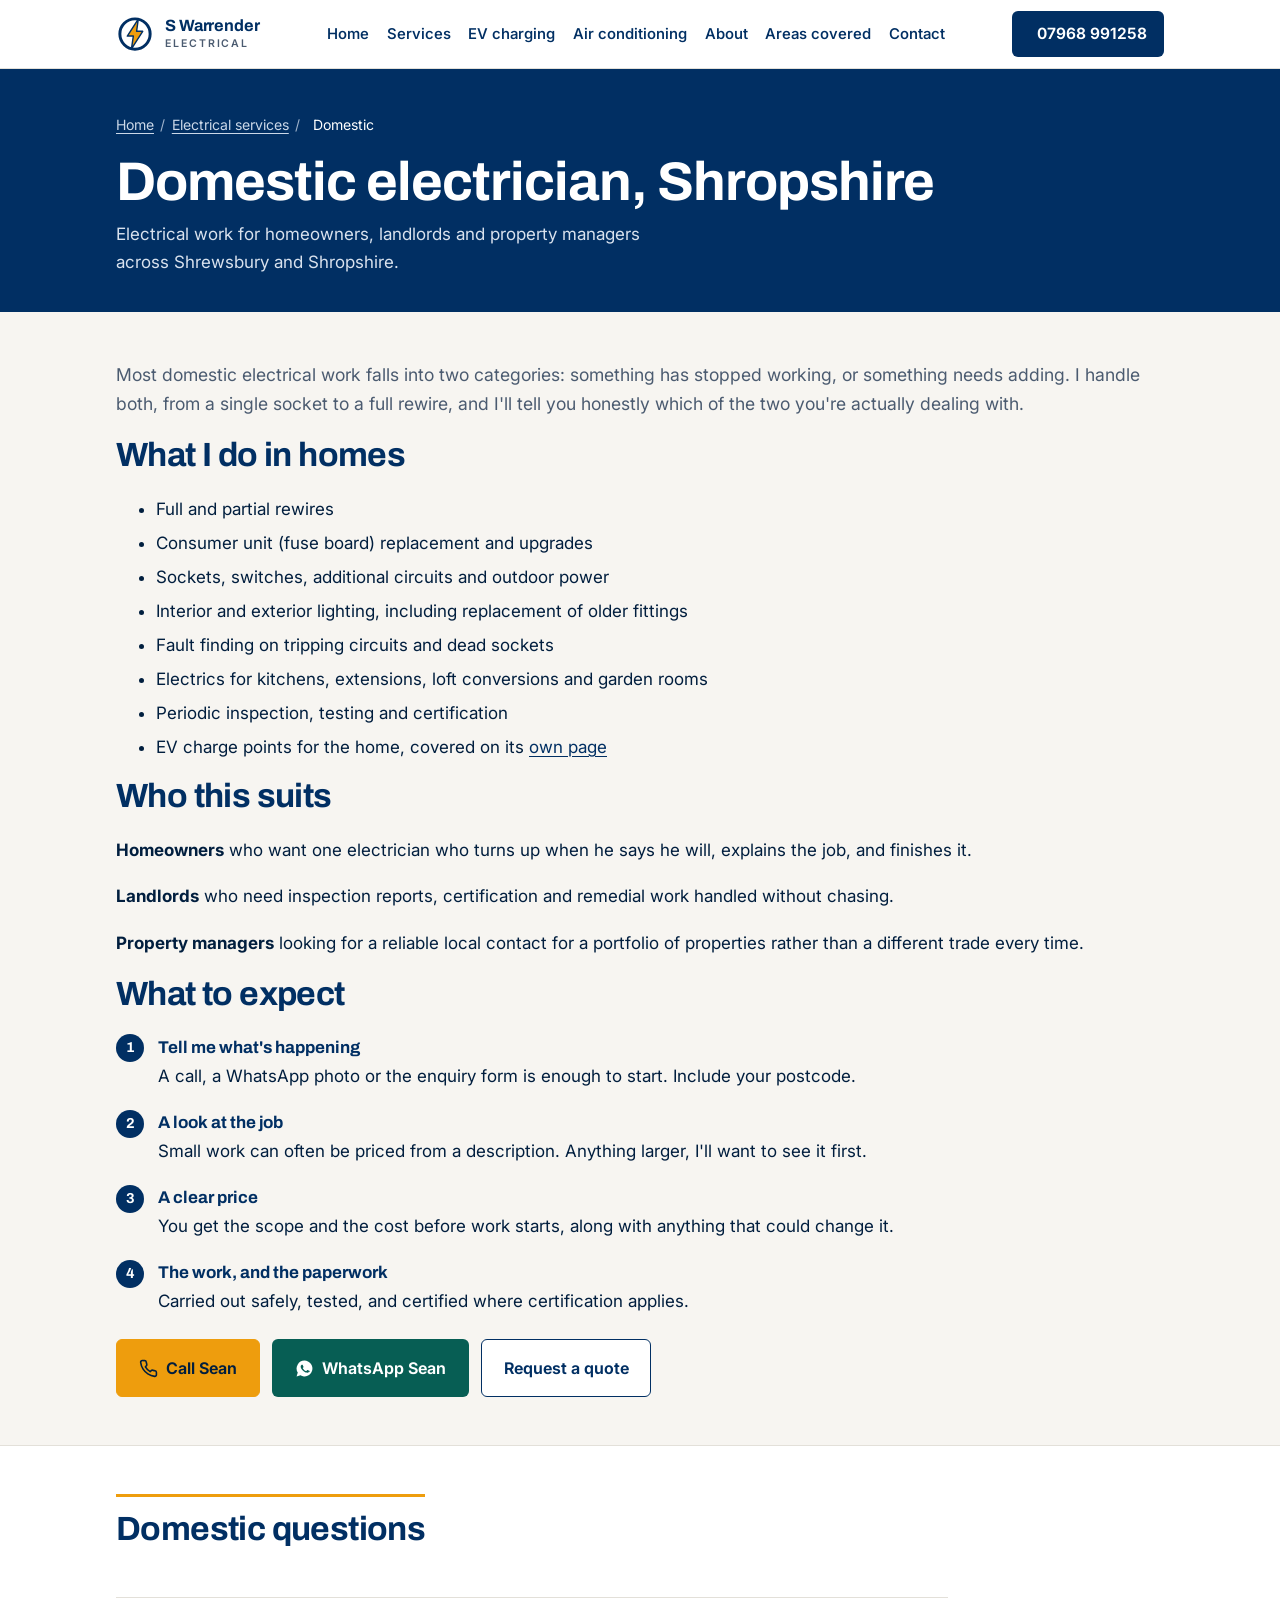
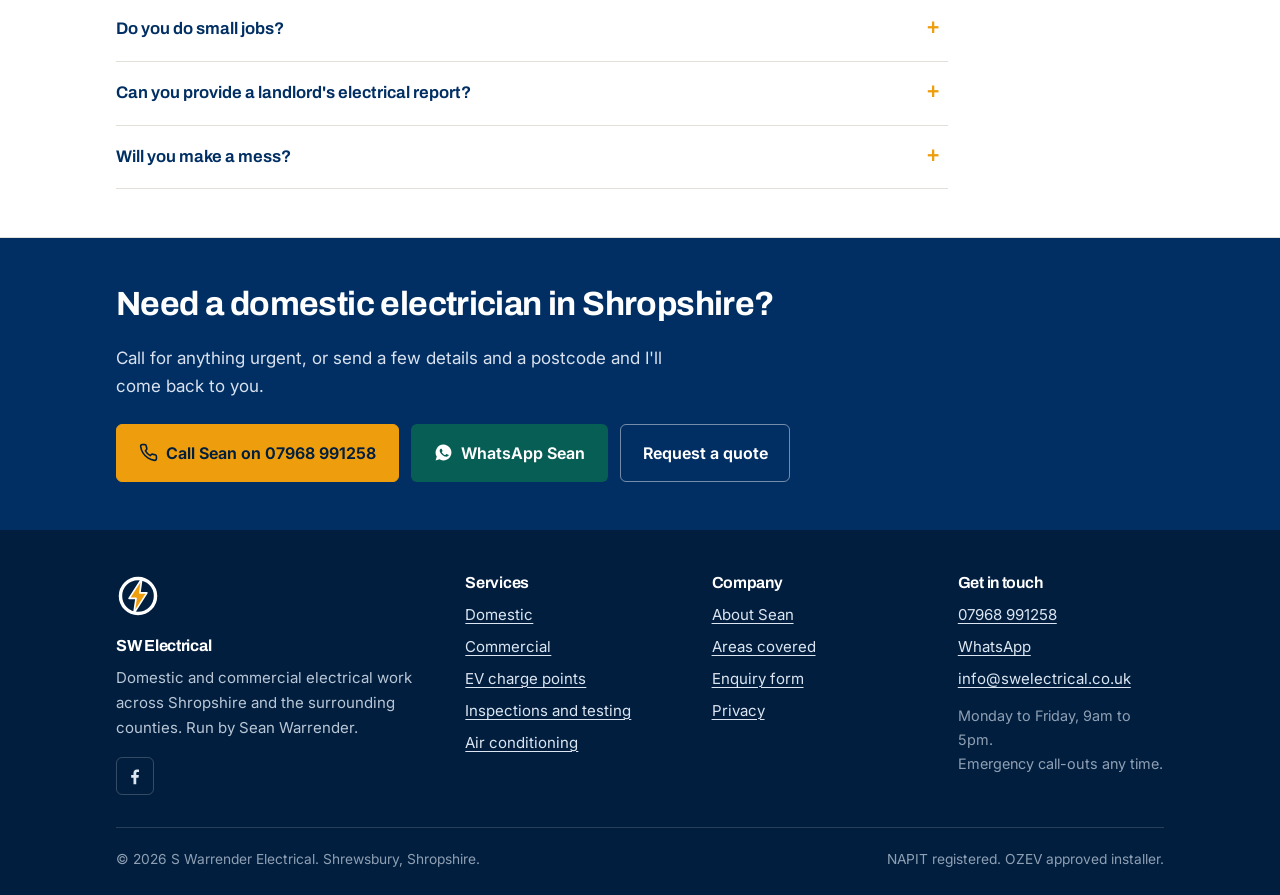
<file: domestic-electrician.html>
<!doctype html>
<html lang="en-GB">
<head>
<meta charset="utf-8">
<meta name="viewport" content="width=device-width, initial-scale=1">
<title>Domestic Electrician in Shrewsbury &amp; Shropshire | SW Electrical</title>
<meta name="description" content="Domestic electrician in Shropshire: rewires, consumer units, sockets, lighting, fault finding and landlord certification. NAPIT registered.">
<link rel="canonical" href="https://swelectrical.co.uk/domestic-electrician">
<meta name="robots" content="index, follow, max-image-preview:large">
<meta property="og:type" content="website">
<meta property="og:site_name" content="SW Electrical">
<meta property="og:title" content="Domestic Electrician in Shrewsbury &amp; Shropshire | SW Electrical">
<meta property="og:description" content="Domestic electrician in Shropshire: rewires, consumer units, sockets, lighting, fault finding and landlord certification. NAPIT registered.">
<meta property="og:url" content="https://swelectrical.co.uk/domestic-electrician">
<meta property="og:locale" content="en_GB">
<meta property="og:image" content="https://swelectrical.co.uk/assets/og-image.png">
<meta property="og:image:width" content="1200">
<meta property="og:image:height" content="630">
<meta property="og:image:alt" content="S Warrender Electrical. Domestic, commercial and EV charging. swelectrical.co.uk, 07968 991258.">
<meta name="twitter:card" content="summary_large_image">
<meta name="twitter:title" content="Domestic Electrician in Shrewsbury &amp; Shropshire | SW Electrical">
<meta name="twitter:description" content="Domestic electrician in Shropshire: rewires, consumer units, sockets, lighting, fault finding and landlord certification. NAPIT registered.">
<meta name="twitter:image" content="https://swelectrical.co.uk/assets/og-image.png">
<meta name="theme-color" content="#012F63">
<link rel="icon" href="assets/logo-mark.svg" type="image/svg+xml">
<link rel="preconnect" href="https://fonts.googleapis.com">
<link rel="preconnect" href="https://fonts.gstatic.com" crossorigin>
<!-- Loaded without blocking first paint: the browser fetches this in the
     background and swaps it in once ready, so text renders immediately in
     a system font rather than every visitor waiting on a Google server
     before anything appears. Meaningful mainly on throttled mobile networks. -->
<link rel="preload" as="style" href="https://fonts.googleapis.com/css2?family=Archivo:wght@600;700&family=Inter:wght@400;500;600;700&display=swap" onload="this.onload=null;this.rel='stylesheet'">
<noscript><link rel="stylesheet" href="https://fonts.googleapis.com/css2?family=Archivo:wght@600;700&family=Inter:wght@400;500;600;700&display=swap"></noscript>
<link rel="stylesheet" href="assets/site.css?v=80">
<script type="application/ld+json">[{"@context":"https://schema.org","@type":"Service","serviceType":"Domestic electrical work","description":"Rewires, consumer units, sockets, lighting, fault finding, inspection and testing for homes across Shropshire.","url":"https://swelectrical.co.uk/domestic-electrician","provider":{"@id":"https://swelectrical.co.uk/#business"},"areaServed":{"@type":"AdministrativeArea","name":"Shropshire"},"audience":{"@type":"Audience","audienceType":"Homeowners, landlords, property managers and businesses"}},{"@context":"https://schema.org","@type":"FAQPage","mainEntity":[{"@type":"Question","name":"Do you do small jobs?","acceptedAnswer":{"@type":"Answer","text":"Yes. Extra sockets, a light fitting, a faulty circuit, an outside socket. Small jobs are still worth doing properly."}},{"@type":"Question","name":"Can you provide a landlord's electrical report?","acceptedAnswer":{"@type":"Answer","text":"Yes. I carry out periodic inspection and testing and provide the written report, along with any remedial work needed."}},{"@type":"Question","name":"Will you make a mess?","acceptedAnswer":{"@type":"Answer","text":"Chasing walls and lifting boards is sometimes unavoidable, but dust sheets go down, mess gets cleared, and you will be told in advance if making good is needed."}}]},{"@context":"https://schema.org","@type":"BreadcrumbList","itemListElement":[{"@type":"ListItem","position":1,"name":"Home","item":"https://swelectrical.co.uk/"},{"@type":"ListItem","position":2,"name":"Electrical services","item":"https://swelectrical.co.uk/services"},{"@type":"ListItem","position":3,"name":"Domestic","item":"https://swelectrical.co.uk/domestic-electrician"}]}]</script>
</head>
<body>
<a class="skip" href="#main">Skip to content</a>
<header class="site-head">
  <div class="wrap head-row">
    <a class="brand" href="/">
      <svg viewBox="0 0 64 64" aria-hidden="true" focusable="false"><circle cx="32" cy="32" r="25.5" fill="none" stroke="currentColor" stroke-width="5"/><path d="M37.5 7 19 35.5h10.2L26 57l19-29.5H34.7L37.5 7Z" fill="#EE9D0D" stroke="currentColor" stroke-width="2.4" stroke-linejoin="round"/></svg>
      <span class="brand-text">
        <span class="brand-name">S Warrender</span>
        <span class="brand-sub">ELECTRICAL</span>
      </span>
    </a>
    <button class="nav-toggle" type="button" aria-expanded="false" aria-controls="nav"><svg viewBox="0 0 24 24" fill="none" stroke="currentColor" stroke-width="2" stroke-linecap="round" aria-hidden="true"><path d="M3 6h18M3 12h18M3 18h18"/></svg>Menu</button>
    <nav id="nav" aria-label="Main"><ul><li><a href="/">Home</a></li><li><a href="/services">Services</a></li><li><a href="/ev-charging">EV charging</a></li><li><a href="/air-conditioning">Air conditioning</a></li><li><a href="/about">About</a></li><li><a href="/areas-covered">Areas covered</a></li><li><a href="/contact">Contact</a></li></ul></nav>
    <a class="nav-cta" href="tel:+447968991258" data-tel><svg viewBox="0 0 24 24" fill="none" stroke="currentColor" stroke-width="2" stroke-linecap="round" stroke-linejoin="round" aria-hidden="true"><path d="M22 16.9v3a2 2 0 0 1-2.2 2 19.8 19.8 0 0 1-8.6-3.1 19.5 19.5 0 0 1-6-6A19.8 19.8 0 0 1 2.1 4.2 2 2 0 0 1 4.1 2h3a2 2 0 0 1 2 1.7c.1 1 .4 1.9.7 2.8a2 2 0 0 1-.5 2.1L8.1 9.9a16 16 0 0 0 6 6l1.3-1.2a2 2 0 0 1 2.1-.5c.9.3 1.8.6 2.8.7a2 2 0 0 1 1.7 2Z"/></svg><span data-tel-text>07968 991258</span></a>
  </div>
</header>
<main id="main">

<section class="banner"><div class="wrap"><nav class="crumbs" aria-label="Breadcrumb"><a href="/">Home</a><span aria-hidden="true">/</span><a href="/services">Electrical services</a><span aria-hidden="true">/</span><span aria-current="page">Domestic</span></nav><h1>Domestic electrician, Shropshire</h1><p>Electrical work for homeowners, landlords and property managers across Shrewsbury and Shropshire.</p></div></section>

<section class="section">
  <div class="wrap narrow">
    <p class="lead-in">Most domestic electrical work falls into two categories: something has stopped working, or something needs adding. I handle both, from a single socket to a full rewire, and I'll tell you honestly which of the two you're actually dealing with.</p>

    <h2>What I do in homes</h2>
    <ul>
      <li>Full and partial rewires</li>
      <li>Consumer unit (fuse board) replacement and upgrades</li>
      <li>Sockets, switches, additional circuits and outdoor power</li>
      <li>Interior and exterior lighting, including replacement of older fittings</li>
      <li>Fault finding on tripping circuits and dead sockets</li>
      <li>Electrics for kitchens, extensions, loft conversions and garden rooms</li>
      <li>Periodic inspection, testing and certification</li>
      <li>EV charge points for the home, covered on its <a href="/ev-charging">own page</a></li>
    </ul>

    <h2>Who this suits</h2>
    <p><strong>Homeowners</strong> who want one electrician who turns up when he says he will, explains the job, and finishes it.</p>
    <p><strong>Landlords</strong> who need inspection reports, certification and remedial work handled without chasing.</p>
    <p><strong>Property managers</strong> looking for a reliable local contact for a portfolio of properties rather than a different trade every time.</p>

    <h2>What to expect</h2>
    <ol class="steps">
      <li><strong>Tell me what's happening</strong>A call, a WhatsApp photo or the enquiry form is enough to start. Include your postcode.</li>
      <li><strong>A look at the job</strong>Small work can often be priced from a description. Anything larger, I'll want to see it first.</li>
      <li><strong>A clear price</strong>You get the scope and the cost before work starts, along with anything that could change it.</li>
      <li><strong>The work, and the paperwork</strong>Carried out safely, tested, and certified where certification applies.</li>
    </ol>

    <div class="btn-row"><a class="btn btn-primary" href="tel:+447968991258" data-tel><svg viewBox="0 0 24 24" fill="none" stroke="currentColor" stroke-width="2" stroke-linecap="round" stroke-linejoin="round" aria-hidden="true"><path d="M22 16.9v3a2 2 0 0 1-2.2 2 19.8 19.8 0 0 1-8.6-3.1 19.5 19.5 0 0 1-6-6A19.8 19.8 0 0 1 2.1 4.2 2 2 0 0 1 4.1 2h3a2 2 0 0 1 2 1.7c.1 1 .4 1.9.7 2.8a2 2 0 0 1-.5 2.1L8.1 9.9a16 16 0 0 0 6 6l1.3-1.2a2 2 0 0 1 2.1-.5c.9.3 1.8.6 2.8.7a2 2 0 0 1 1.7 2Z"/></svg>Call Sean</a><a class="btn btn-wa" href="https://wa.me/447968991258?text=Hi%20Sean%2C%20I'd%20like%20a%20quote%20for%20some%20electrical%20work." data-wa rel="noopener"><svg viewBox="0 0 24 24" fill="currentColor" aria-hidden="true"><path d="M12 2a10 10 0 0 0-8.5 15.2L2 22l4.9-1.4A10 10 0 1 0 12 2Zm5.6 14.1c-.2.6-1.2 1.2-1.7 1.2-.5.1-1 .1-1.6-.1-.4-.1-.9-.3-1.5-.6-2.7-1.2-4.4-3.9-4.5-4.1-.1-.2-1.1-1.4-1.1-2.7s.7-1.9.9-2.2c.2-.2.5-.3.7-.3h.5c.2 0 .4 0 .6.5l.8 2c.1.2.1.3 0 .5l-.3.5-.4.4c-.1.1-.3.3-.1.6.2.3.7 1.2 1.6 2 1.1.9 2 1.2 2.3 1.4.3.1.4.1.6-.1l.9-1c.2-.2.3-.2.6-.1l2 .9c.3.1.5.2.5.3.1.2.1.7-.1 1.4Z"/></svg>WhatsApp Sean</a><a class="btn btn-outline" href="/contact">Request a quote</a></div>
  </div>
</section>

<section class="section section-alt">
  <div class="wrap"><div class="section-head"><h2>Domestic questions</h2></div><div class="faq"><details><summary>Do you do small jobs?</summary><p>Yes. Extra sockets, a light fitting, a faulty circuit, an outside socket. Small jobs are still worth doing properly.</p></details><details><summary>Can you provide a landlord's electrical report?</summary><p>Yes. I carry out periodic inspection and testing and provide the written report, along with any remedial work needed.</p></details><details><summary>Will you make a mess?</summary><p>Chasing walls and lifting boards is sometimes unavoidable, but dust sheets go down, mess gets cleared, and you will be told in advance if making good is needed.</p></details></div></div>
</section>

<section class="cta-band">
  <div class="wrap">
    <h2>Need a domestic electrician in Shropshire?</h2>
    <p>Call for anything urgent, or send a few details and a postcode and I'll come back to you.</p>
    <div class="btn-row"><a class="btn btn-primary" href="tel:+447968991258" data-tel><svg viewBox="0 0 24 24" fill="none" stroke="currentColor" stroke-width="2" stroke-linecap="round" stroke-linejoin="round" aria-hidden="true"><path d="M22 16.9v3a2 2 0 0 1-2.2 2 19.8 19.8 0 0 1-8.6-3.1 19.5 19.5 0 0 1-6-6A19.8 19.8 0 0 1 2.1 4.2 2 2 0 0 1 4.1 2h3a2 2 0 0 1 2 1.7c.1 1 .4 1.9.7 2.8a2 2 0 0 1-.5 2.1L8.1 9.9a16 16 0 0 0 6 6l1.3-1.2a2 2 0 0 1 2.1-.5c.9.3 1.8.6 2.8.7a2 2 0 0 1 1.7 2Z"/></svg><span>Call Sean on <span data-tel-text>07968 991258</span></span></a><a class="btn btn-wa" href="https://wa.me/447968991258?text=Hi%20Sean%2C%20I'd%20like%20a%20quote%20for%20some%20electrical%20work." data-wa rel="noopener"><svg viewBox="0 0 24 24" fill="currentColor" aria-hidden="true"><path d="M12 2a10 10 0 0 0-8.5 15.2L2 22l4.9-1.4A10 10 0 1 0 12 2Zm5.6 14.1c-.2.6-1.2 1.2-1.7 1.2-.5.1-1 .1-1.6-.1-.4-.1-.9-.3-1.5-.6-2.7-1.2-4.4-3.9-4.5-4.1-.1-.2-1.1-1.4-1.1-2.7s.7-1.9.9-2.2c.2-.2.5-.3.7-.3h.5c.2 0 .4 0 .6.5l.8 2c.1.2.1.3 0 .5l-.3.5-.4.4c-.1.1-.3.3-.1.6.2.3.7 1.2 1.6 2 1.1.9 2 1.2 2.3 1.4.3.1.4.1.6-.1l.9-1c.2-.2.3-.2.6-.1l2 .9c.3.1.5.2.5.3.1.2.1.7-.1 1.4Z"/></svg>WhatsApp Sean</a><a class="btn btn-ghost" href="/contact">Request a quote</a></div>
  </div>
</section>

</main>
<footer class="site-foot">
  <div class="wrap">
    <div class="foot-grid">
      <div class="foot-brand">
        <span class="foot-logo"><svg viewBox="0 0 64 64" aria-hidden="true" focusable="false"><circle cx="32" cy="32" r="25.5" fill="none" stroke="currentColor" stroke-width="5"/><path d="M37.5 7 19 35.5h10.2L26 57l19-29.5H34.7L37.5 7Z" fill="#EE9D0D" stroke="currentColor" stroke-width="2.4" stroke-linejoin="round"/></svg></span>
        <h2>SW Electrical</h2>
        <p>Domestic and commercial electrical work across Shropshire and the surrounding counties. Run by Sean Warrender.</p>
        <ul class="foot-social" hidden data-facebook-item>
          <li><a href="#" data-facebook rel="noopener" target="_blank" aria-label="SW Electrical on Facebook"><svg viewBox="0 0 24 24" fill="currentColor" aria-hidden="true"><path d="M13.5 22v-8h2.7l.4-3.2h-3.1V8.8c0-.9.3-1.6 1.6-1.6h1.7V4.4c-.3 0-1.3-.1-2.5-.1-2.5 0-4.1 1.5-4.1 4.2v2.3H7.4V14h2.8v8h3.3Z"/></svg></a></li>
        </ul>
      </div>
      <div>
        <h3>Services</h3>
        <ul>
          <li><a href="/domestic-electrician">Domestic</a></li>
          <li><a href="/commercial-electrician">Commercial</a></li>
          <li><a href="/ev-charging">EV charge points</a></li>
          <li><a href="/services#inspections">Inspections and testing</a></li>
          <li><a href="/air-conditioning">Air conditioning</a></li>
        </ul>
      </div>
      <div>
        <h3>Company</h3>
        <ul>
          <li><a href="/about">About Sean</a></li>
          <li><a href="/areas-covered">Areas covered</a></li>
          <li><a href="/contact">Enquiry form</a></li>
          <li><a href="/privacy">Privacy</a></li>
        </ul>
      </div>
      <div>
        <h3>Get in touch</h3>
        <ul>
          <li><a href="tel:+447968991258" data-tel><span data-tel-text>07968 991258</span></a></li>
          <li><a href="https://wa.me/447968991258?text=Hi%20Sean%2C%20I'd%20like%20a%20quote%20for%20some%20electrical%20work." data-wa rel="noopener">WhatsApp</a></li>
          <li><a href="mailto:info@swelectrical.co.uk" data-email><span data-email-text>info@swelectrical.co.uk</span></a></li>
        </ul>
        <p class="small foot-hours">Monday to Friday, 9am to 5pm.<br>Emergency call-outs any time.</p>
      </div>
    </div>
    <div class="foot-bottom">
      <span>&copy; 2026 S Warrender Electrical. Shrewsbury, Shropshire.</span>
      <span>NAPIT registered. OZEV approved installer.</span>
    </div>
  </div>
</footer>
<div class="action-bar">
  <a href="tel:+447968991258" data-tel><svg viewBox="0 0 24 24" fill="none" stroke="currentColor" stroke-width="2" stroke-linecap="round" stroke-linejoin="round" aria-hidden="true"><path d="M22 16.9v3a2 2 0 0 1-2.2 2 19.8 19.8 0 0 1-8.6-3.1 19.5 19.5 0 0 1-6-6A19.8 19.8 0 0 1 2.1 4.2 2 2 0 0 1 4.1 2h3a2 2 0 0 1 2 1.7c.1 1 .4 1.9.7 2.8a2 2 0 0 1-.5 2.1L8.1 9.9a16 16 0 0 0 6 6l1.3-1.2a2 2 0 0 1 2.1-.5c.9.3 1.8.6 2.8.7a2 2 0 0 1 1.7 2Z"/></svg>Call Sean</a>
  <a class="wa" href="https://wa.me/447968991258?text=Hi%20Sean%2C%20I'd%20like%20a%20quote%20for%20some%20electrical%20work." data-wa rel="noopener"><svg viewBox="0 0 24 24" fill="currentColor" aria-hidden="true"><path d="M12 2a10 10 0 0 0-8.5 15.2L2 22l4.9-1.4A10 10 0 1 0 12 2Zm5.6 14.1c-.2.6-1.2 1.2-1.7 1.2-.5.1-1 .1-1.6-.1-.4-.1-.9-.3-1.5-.6-2.7-1.2-4.4-3.9-4.5-4.1-.1-.2-1.1-1.4-1.1-2.7s.7-1.9.9-2.2c.2-.2.5-.3.7-.3h.5c.2 0 .4 0 .6.5l.8 2c.1.2.1.3 0 .5l-.3.5-.4.4c-.1.1-.3.3-.1.6.2.3.7 1.2 1.6 2 1.1.9 2 1.2 2.3 1.4.3.1.4.1.6-.1l.9-1c.2-.2.3-.2.6-.1l2 .9c.3.1.5.2.5.3.1.2.1.7-.1 1.4Z"/></svg>WhatsApp</a>
</div>
<script src="assets/config.js?v=80" defer></script>
<script src="assets/site.js?v=80" defer></script>
</body>
</html>
</file>
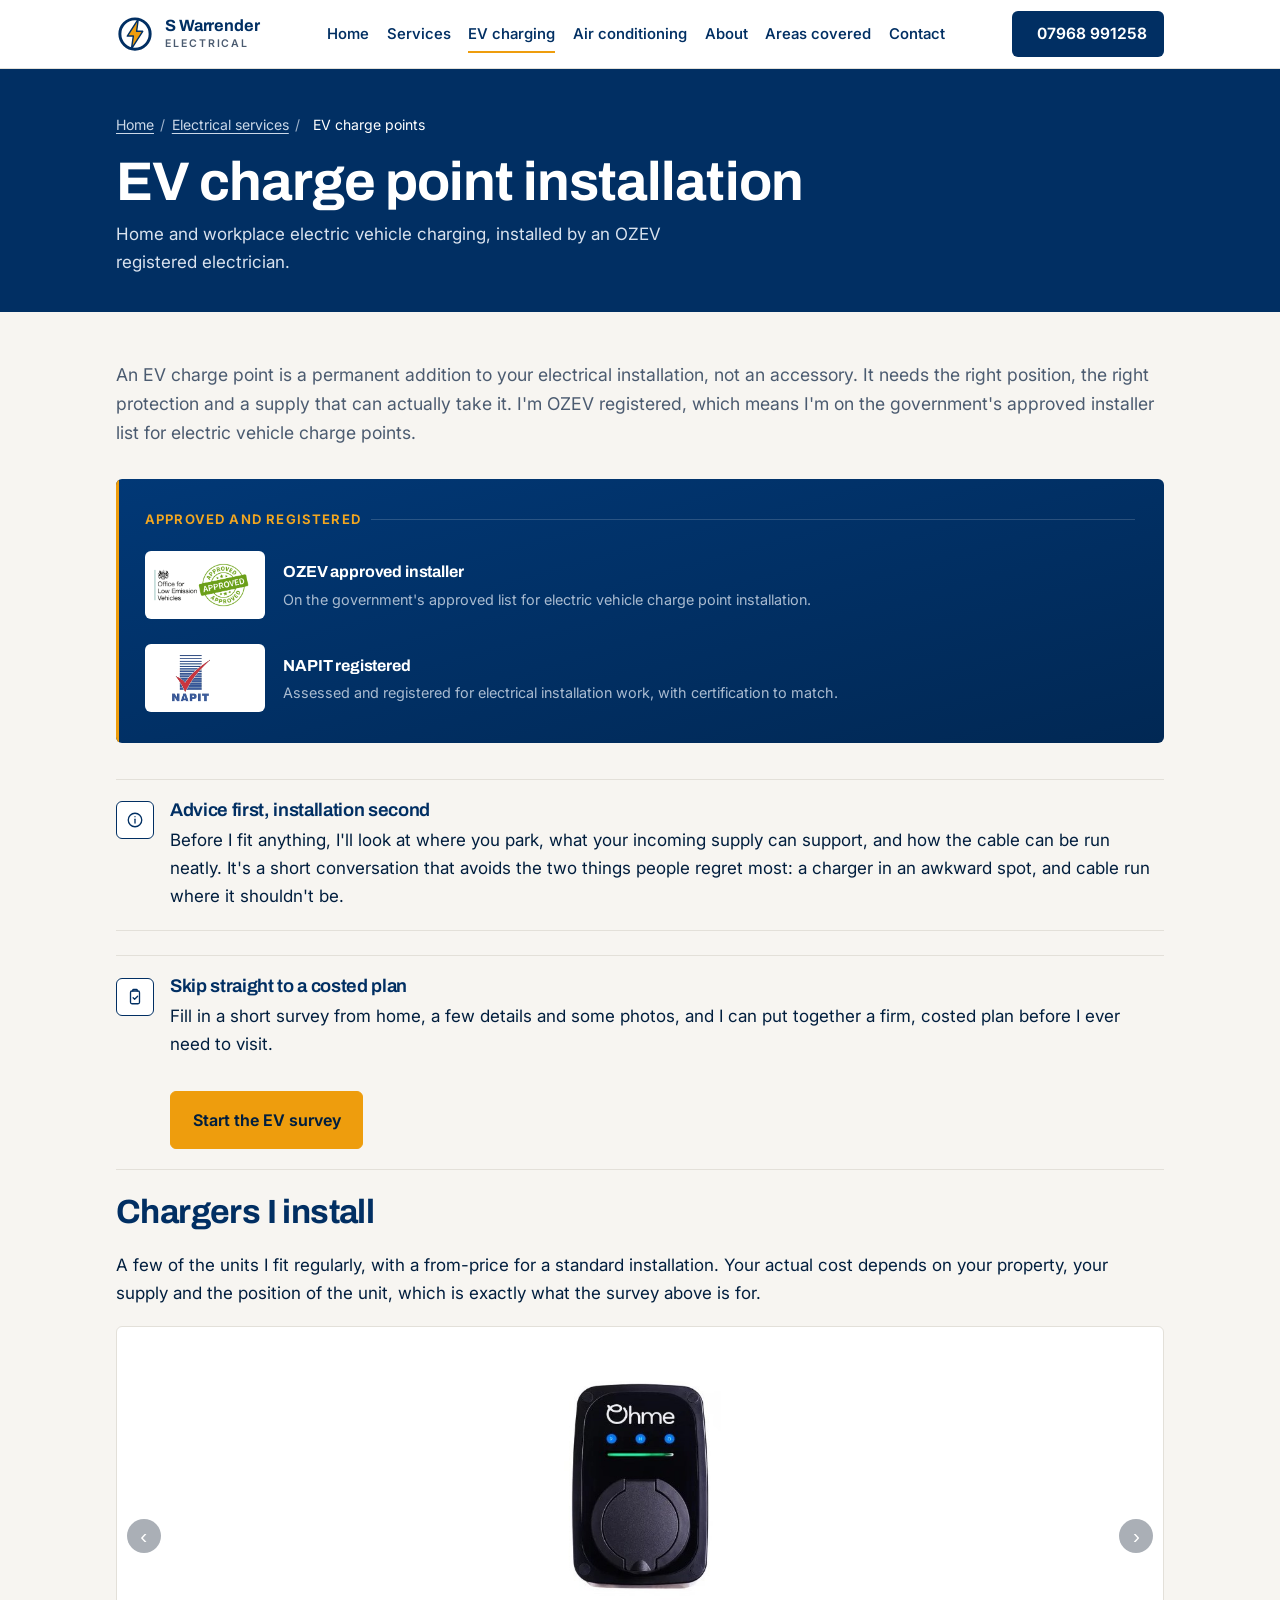
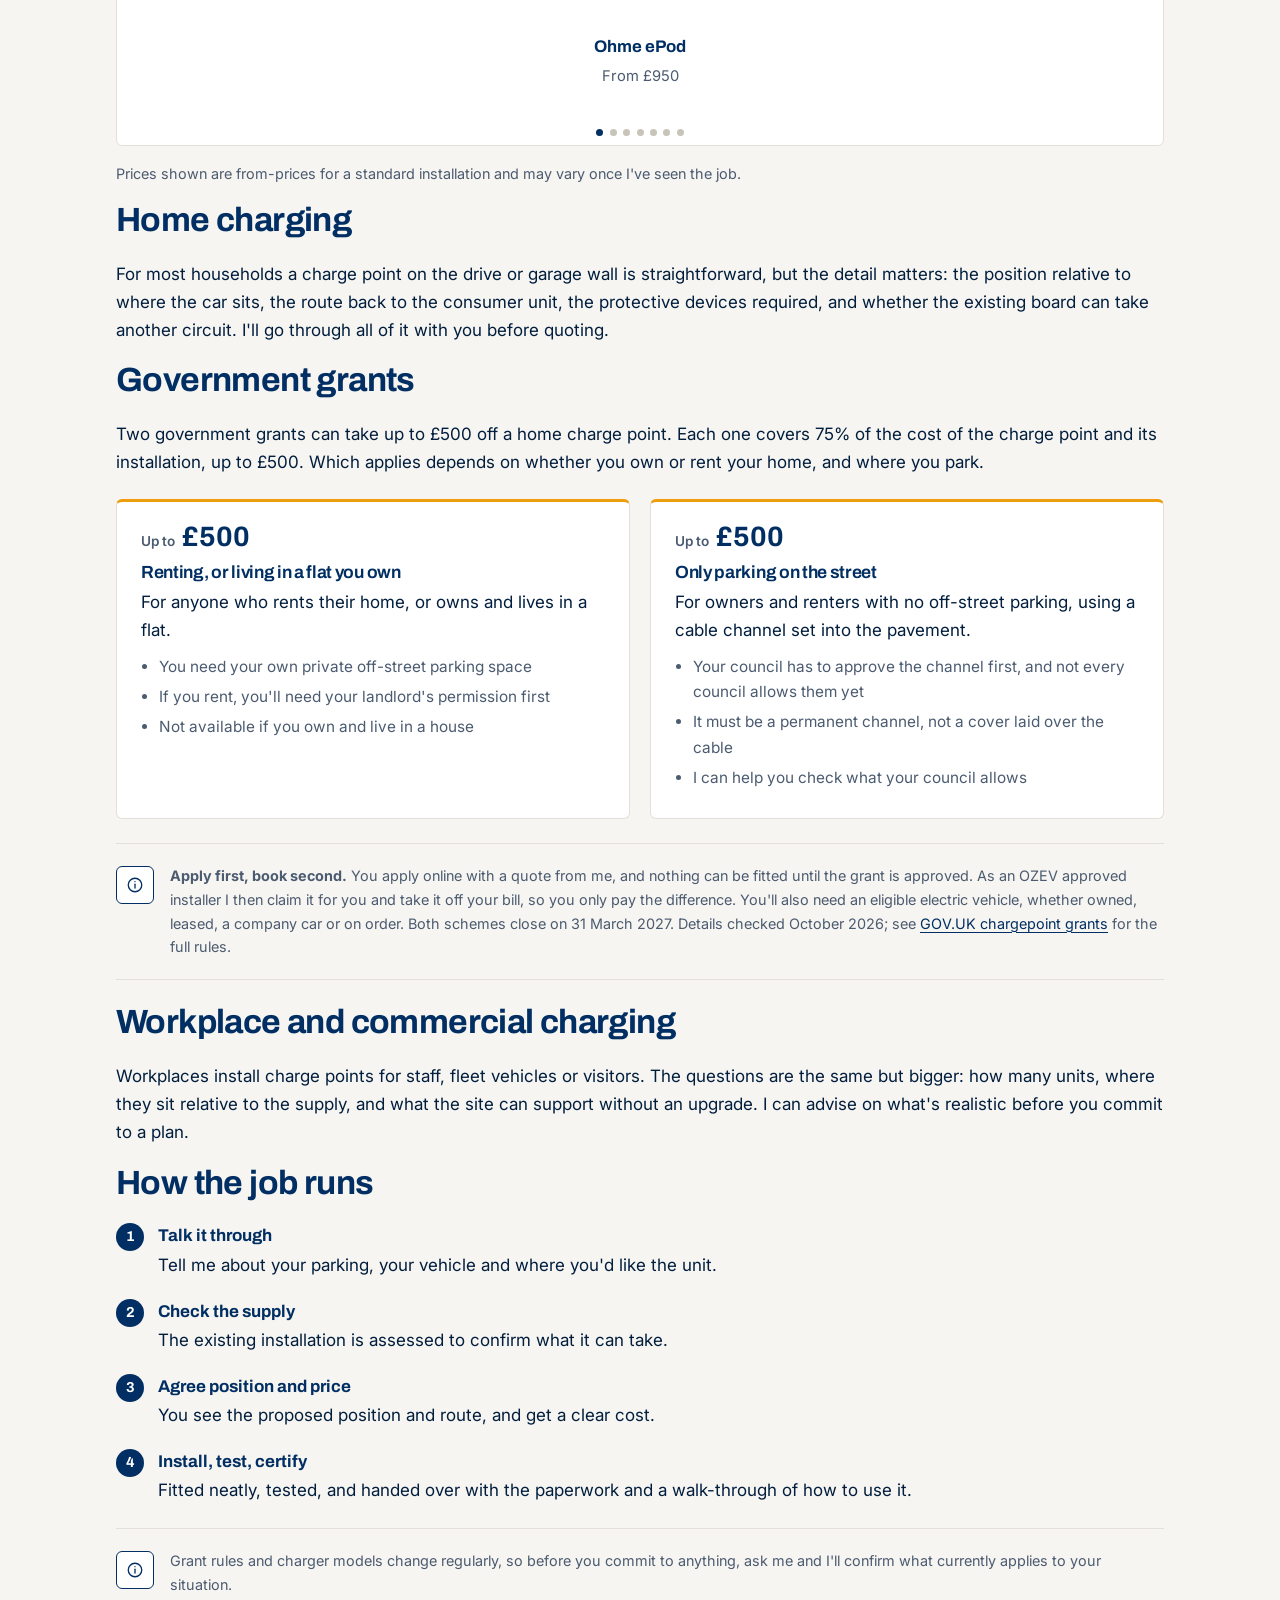
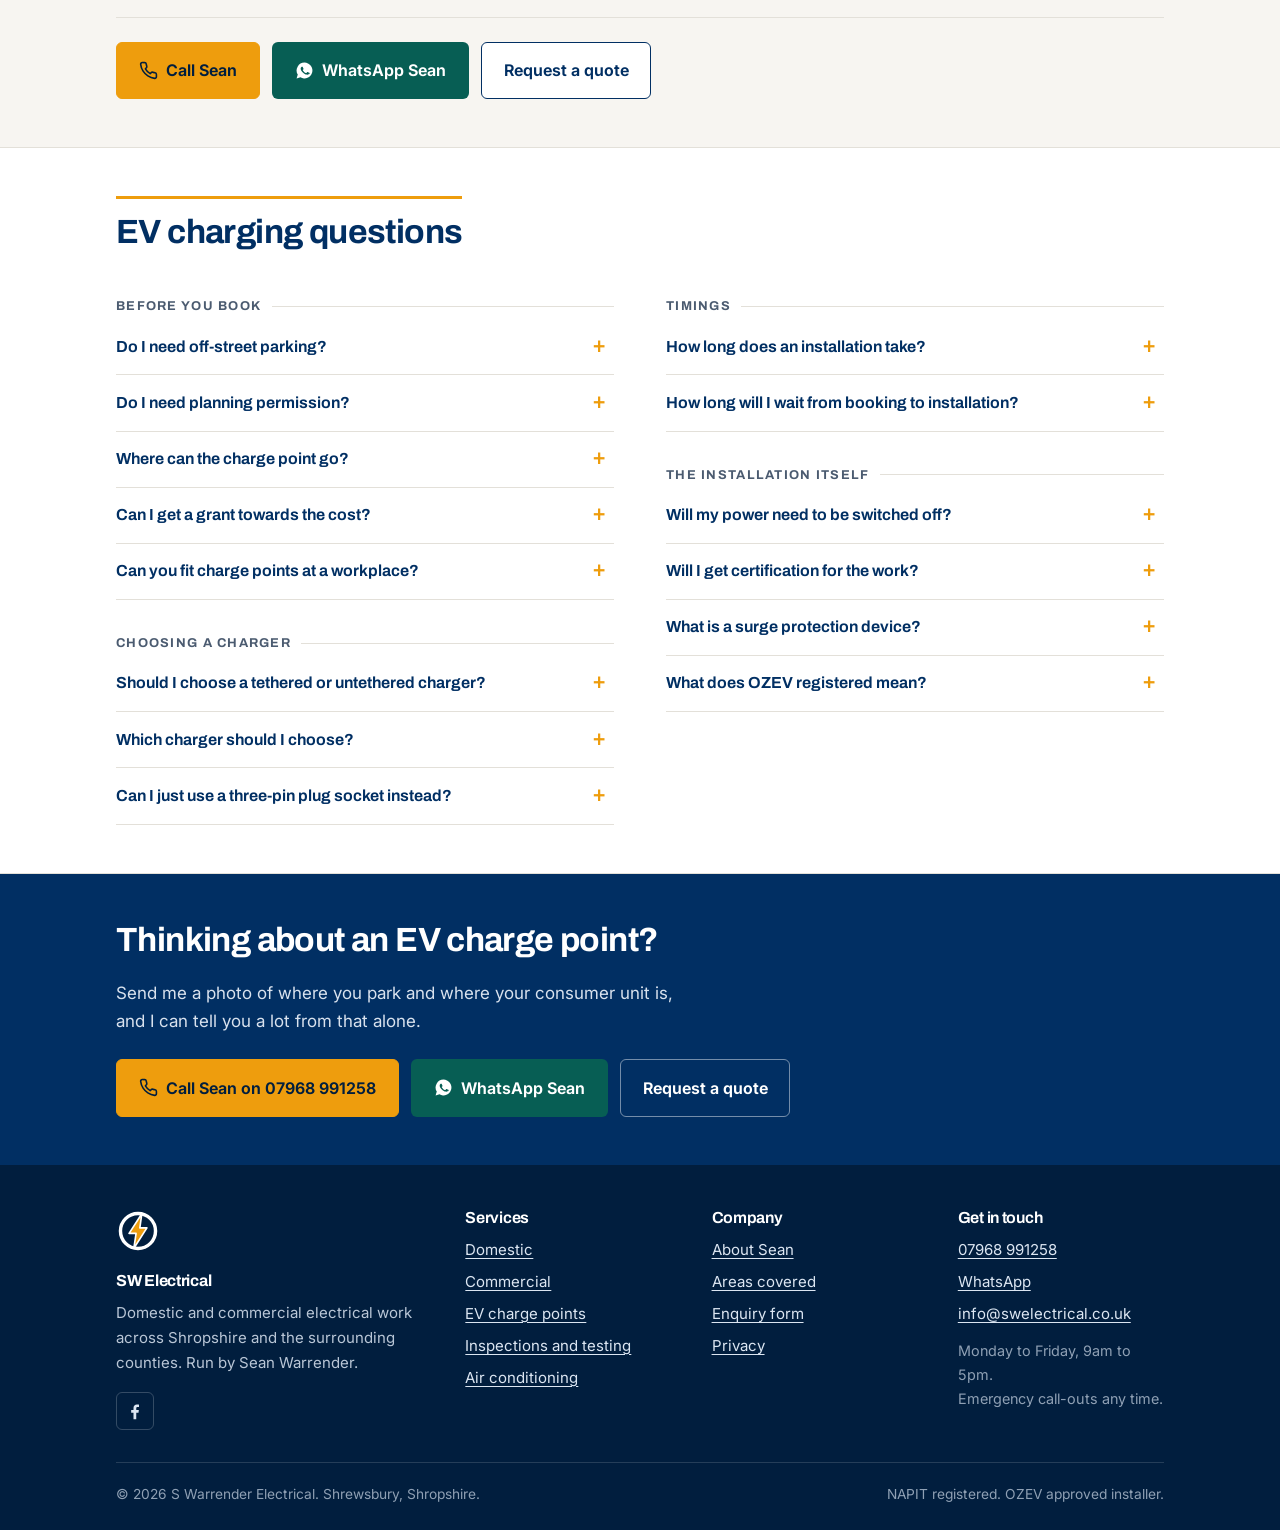
<file: ev-charging.html>
<!doctype html>
<html lang="en-GB">
<head>
<meta charset="utf-8">
<meta name="viewport" content="width=device-width, initial-scale=1">
<title>EV Charge Point Installation in Shropshire | SW Electrical</title>
<meta name="description" content="OZEV registered EV charge point installation for homes and workplaces across Shropshire and nearby. Advice on siting and supply before anything is fitted.">
<link rel="canonical" href="https://swelectrical.co.uk/ev-charging">
<meta name="robots" content="index, follow, max-image-preview:large">
<meta property="og:type" content="website">
<meta property="og:site_name" content="SW Electrical">
<meta property="og:title" content="EV Charge Point Installation in Shropshire | SW Electrical">
<meta property="og:description" content="OZEV registered EV charge point installation for homes and workplaces across Shropshire and nearby. Advice on siting and supply before anything is fitted.">
<meta property="og:url" content="https://swelectrical.co.uk/ev-charging">
<meta property="og:locale" content="en_GB">
<meta property="og:image" content="https://swelectrical.co.uk/assets/og-image.png">
<meta property="og:image:width" content="1200">
<meta property="og:image:height" content="630">
<meta property="og:image:alt" content="S Warrender Electrical. Domestic, commercial and EV charging. swelectrical.co.uk, 07968 991258.">
<meta name="twitter:card" content="summary_large_image">
<meta name="twitter:title" content="EV Charge Point Installation in Shropshire | SW Electrical">
<meta name="twitter:description" content="OZEV registered EV charge point installation for homes and workplaces across Shropshire and nearby. Advice on siting and supply before anything is fitted.">
<meta name="twitter:image" content="https://swelectrical.co.uk/assets/og-image.png">
<meta name="theme-color" content="#012F63">
<link rel="icon" href="assets/logo-mark.svg" type="image/svg+xml">
<link rel="preconnect" href="https://fonts.googleapis.com">
<link rel="preconnect" href="https://fonts.gstatic.com" crossorigin>
<!-- Loaded without blocking first paint: the browser fetches this in the
     background and swaps it in once ready, so text renders immediately in
     a system font rather than every visitor waiting on a Google server
     before anything appears. Meaningful mainly on throttled mobile networks. -->
<link rel="preload" as="style" href="https://fonts.googleapis.com/css2?family=Archivo:wght@600;700&family=Inter:wght@400;500;600;700&display=swap" onload="this.onload=null;this.rel='stylesheet'">
<noscript><link rel="stylesheet" href="https://fonts.googleapis.com/css2?family=Archivo:wght@600;700&family=Inter:wght@400;500;600;700&display=swap"></noscript>
<link rel="stylesheet" href="assets/site.css?v=80">
<script type="application/ld+json">[{"@context":"https://schema.org","@type":"Service","serviceType":"EV charge point installation","description":"OZEV registered electric vehicle charge point installation for homes and workplaces across Shropshire.","url":"https://swelectrical.co.uk/ev-charging","provider":{"@id":"https://swelectrical.co.uk/#business"},"areaServed":{"@type":"AdministrativeArea","name":"Shropshire"},"audience":{"@type":"Audience","audienceType":"Homeowners, landlords, property managers and businesses"}},{"@context":"https://schema.org","@type":"FAQPage","mainEntity":[{"@type":"Question","name":"Do I need off-street parking?","acceptedAnswer":{"@type":"Answer","text":"It is the most straightforward route, but not the only one. With a drive, a garage or your own land, the charge point can reach the car directly. If you only park on the street, a cable channel may be possible: a slim channel set into the pavement so the charging cable runs below the surface rather than across it. It needs approval from your local council first, and not every council allows them yet, so it depends on where you live. Get in touch and I'll help you check before anything is booked. Running a loose cable across the pavement on its own is not allowed, since it is a trip hazard."}},{"@type":"Question","name":"Do I need planning permission?","acceptedAnswer":{"@type":"Answer","text":"In most cases no. A charge point on a house or in a garage normally falls under permitted development, though listed buildings and conservation areas can be different. Your electricity network operator does need to be told about the extra load, and I handle that notification as part of the job, so it's not something you need to arrange."}},{"@type":"Question","name":"Where can the charge point go?","acceptedAnswer":{"@type":"Answer","text":"That depends on your parking, your incoming supply and the run of cable required. I'll look at the options with you before anything is fitted, and explain the trade-offs between the tidiest position and the most practical one."}},{"@type":"Question","name":"Can I get a grant towards the cost?","acceptedAnswer":{"@type":"Answer","text":"Possibly. There are two government grants, each covering 75% of the cost of the charge point and its installation, up to \u00a3500. One is for people who rent, or who own and live in a flat, and have their own off-street parking. The other is for households that only have on-street parking and are fitting a cable channel across the pavement. Either way the grant has to be approved before anything is fitted, and as an OZEV approved installer I claim it for you and take it off your bill. Both schemes close on 31 March 2027."}},{"@type":"Question","name":"Can you fit charge points at a workplace?","acceptedAnswer":{"@type":"Answer","text":"Yes. Workplace and commercial installations are covered as well as domestic ones, including multiple units where the supply allows."}},{"@type":"Question","name":"Should I choose a tethered or untethered charger?","acceptedAnswer":{"@type":"Answer","text":"A tethered unit has the cable permanently attached, which is tidier day to day and means one less thing to carry. An untethered unit has a socket instead, so you use your own cable and it copes better if you change to a vehicle with a different connector. Neither is better in the abstract, it depends on how you use the car."}},{"@type":"Question","name":"Which charger should I choose?","acceptedAnswer":{"@type":"Answer","text":"Ask me directly. Suitability depends on your vehicle, your supply and how you'll use it, so it's better answered for your specific situation than promised in advance on a web page."}},{"@type":"Question","name":"Can I just use a three-pin plug socket instead?","acceptedAnswer":{"@type":"Answer","text":"It is not a sensible substitute. Charging from a standard socket draws a high current for many hours at a time, which is not what ordinary sockets and wiring are designed for, and it is considerably slower. A dedicated charge point is a properly protected circuit built for the job."}},{"@type":"Question","name":"How long does an installation take?","acceptedAnswer":{"@type":"Answer","text":"Around three to four hours for a straightforward installation. It can take longer depending on where the charge point needs to go and how far the cable has to run, so I'll give you a realistic idea once I've seen the job rather than quoting a time blind."}},{"@type":"Question","name":"How long will I wait from booking to installation?","acceptedAnswer":{"@type":"Answer","text":"Usually seven to ten working days for a standard booking. If you are claiming a government grant, allow the same again from the date your grant is approved, since the work cannot go ahead until that comes through."}},{"@type":"Question","name":"Will my power need to be switched off?","acceptedAnswer":{"@type":"Answer","text":"Briefly, yes. Connecting a new circuit at the consumer unit means the supply comes off for a short period. I'll tell you before it happens so you can shut anything down that needs shutting down first."}},{"@type":"Question","name":"Will I get certification for the work?","acceptedAnswer":{"@type":"Answer","text":"Yes. A charge point is a new circuit, so it is tested on completion and you get an electrical installation certificate. I'm NAPIT registered, so the work is notified through NAPIT as well."}},{"@type":"Question","name":"What is a surge protection device?","acceptedAnswer":{"@type":"Answer","text":"An SPD protects an installation against voltage spikes, whether from lightning strikes on the network or switching events further up the supply. Given a charge point is a permanent circuit connected to an expensive vehicle, I fit surge protection as standard on EV installations rather than treating it as an optional extra."}},{"@type":"Question","name":"What does OZEV registered mean?","acceptedAnswer":{"@type":"Answer","text":"OZEV is the Office for Zero Emission Vehicles. Being OZEV registered means I'm on the government's approved installer list for electric vehicle charge points, which is also what allows me to claim government charge point grants on your behalf."}}]},{"@context":"https://schema.org","@type":"BreadcrumbList","itemListElement":[{"@type":"ListItem","position":1,"name":"Home","item":"https://swelectrical.co.uk/"},{"@type":"ListItem","position":2,"name":"Electrical services","item":"https://swelectrical.co.uk/services"},{"@type":"ListItem","position":3,"name":"EV charge points","item":"https://swelectrical.co.uk/ev-charging"}]}]</script>
</head>
<body>
<a class="skip" href="#main">Skip to content</a>
<header class="site-head">
  <div class="wrap head-row">
    <a class="brand" href="/">
      <svg viewBox="0 0 64 64" aria-hidden="true" focusable="false"><circle cx="32" cy="32" r="25.5" fill="none" stroke="currentColor" stroke-width="5"/><path d="M37.5 7 19 35.5h10.2L26 57l19-29.5H34.7L37.5 7Z" fill="#EE9D0D" stroke="currentColor" stroke-width="2.4" stroke-linejoin="round"/></svg>
      <span class="brand-text">
        <span class="brand-name">S Warrender</span>
        <span class="brand-sub">ELECTRICAL</span>
      </span>
    </a>
    <button class="nav-toggle" type="button" aria-expanded="false" aria-controls="nav"><svg viewBox="0 0 24 24" fill="none" stroke="currentColor" stroke-width="2" stroke-linecap="round" aria-hidden="true"><path d="M3 6h18M3 12h18M3 18h18"/></svg>Menu</button>
    <nav id="nav" aria-label="Main"><ul><li><a href="/">Home</a></li><li><a href="/services">Services</a></li><li><a href="/ev-charging" aria-current="page">EV charging</a></li><li><a href="/air-conditioning">Air conditioning</a></li><li><a href="/about">About</a></li><li><a href="/areas-covered">Areas covered</a></li><li><a href="/contact">Contact</a></li></ul></nav>
    <a class="nav-cta" href="tel:+447968991258" data-tel><svg viewBox="0 0 24 24" fill="none" stroke="currentColor" stroke-width="2" stroke-linecap="round" stroke-linejoin="round" aria-hidden="true"><path d="M22 16.9v3a2 2 0 0 1-2.2 2 19.8 19.8 0 0 1-8.6-3.1 19.5 19.5 0 0 1-6-6A19.8 19.8 0 0 1 2.1 4.2 2 2 0 0 1 4.1 2h3a2 2 0 0 1 2 1.7c.1 1 .4 1.9.7 2.8a2 2 0 0 1-.5 2.1L8.1 9.9a16 16 0 0 0 6 6l1.3-1.2a2 2 0 0 1 2.1-.5c.9.3 1.8.6 2.8.7a2 2 0 0 1 1.7 2Z"/></svg><span data-tel-text>07968 991258</span></a>
  </div>
</header>
<main id="main">

<section class="banner"><div class="wrap"><nav class="crumbs" aria-label="Breadcrumb"><a href="/">Home</a><span aria-hidden="true">/</span><a href="/services">Electrical services</a><span aria-hidden="true">/</span><span aria-current="page">EV charge points</span></nav><h1>EV charge point installation</h1><p>Home and workplace electric vehicle charging, installed by an OZEV registered electrician.</p></div></section>

<section class="section">
  <div class="wrap narrow">
    <p class="lead-in">An EV charge point is a permanent addition to your electrical installation, not an accessory. It needs the right position, the right protection and a supply that can actually take it. I'm OZEV registered, which means I'm on the government's approved installer list for electric vehicle charge points.</p>

    <aside class="credentials" aria-label="Accreditations">
      <p class="credentials-eyebrow">Approved and registered</p>
      <div class="credentials-grid">
        <div class="credential">
          <span class="credential-badge"><img src="assets/img/ozev.png" alt="Office for Zero Emission Vehicles approved installer" width="600" height="319" loading="lazy" decoding="async"></span>
          <div>
            <strong>OZEV approved installer</strong>
            <span>On the government's approved list for electric vehicle charge point installation.</span>
          </div>
        </div>
        <div class="credential">
          <span class="credential-badge"><img src="assets/img/napit.png" alt="NAPIT registered" width="272" height="184" loading="lazy" decoding="async"></span>
          <div>
            <strong>NAPIT registered</strong>
            <span>Assessed and registered for electrical installation work, with certification to match.</span>
          </div>
        </div>
      </div>
    </aside>

    <div class="notice">
      <span class="notice-icon"><svg viewBox="0 0 24 24" fill="none" stroke="currentColor" stroke-width="1.75" stroke-linecap="round" stroke-linejoin="round" aria-hidden="true"><circle cx="12" cy="12" r="9"/><path d="M12 11v5"/><path d="M12 7.5h.01"/></svg></span>
      <div>
        <h2>Advice first, installation second</h2>
        <p>Before I fit anything, I'll look at where you park, what your incoming supply can support, and how the cable can be run neatly. It's a short conversation that avoids the two things people regret most: a charger in an awkward spot, and cable run where it shouldn't be.</p>
      </div>
    </div>

    <div class="notice notice-cta">
      <span class="notice-icon"><svg viewBox="0 0 24 24" fill="none" stroke="currentColor" stroke-width="1.75" stroke-linecap="round" stroke-linejoin="round" aria-hidden="true"><rect x="6" y="4" width="12" height="17" rx="2"/><path d="M9 4V3a1 1 0 0 1 1-1h4a1 1 0 0 1 1 1v1"/><path d="m9.5 13 2 2 4-4"/></svg></span>
      <div>
        <h2>Skip straight to a costed plan</h2>
        <p>Fill in a short survey from home, a few details and some photos, and I can put together a firm, costed plan before I ever need to visit.</p>
        <a class="btn btn-primary" href="/ev-survey" style="margin-top:.9rem">Start the EV survey</a>
      </div>
    </div>

    <h2>Chargers I install</h2>
    <p>A few of the units I fit regularly, with a from-price for a standard installation. Your actual cost depends on your property, your supply and the position of the unit, which is exactly what the survey above is for.</p>
    <div class="example-carousel charger-carousel" data-count="7">
      <div class="example-track">
          <div class="example-slide is-active">
            <div class="charger-media"><img src="assets/img/chargers/ohme-epod.jpg" alt="Ohme ePod charge point" loading="lazy"></div>
            <div class="charger-info"><strong>Ohme ePod</strong><span>From £950</span></div>
          </div>
          <div class="example-slide">
            <div class="charger-media"><img src="assets/img/chargers/ohme-home-pro.jpg" alt="Ohme Home Pro charge point with colour display" loading="lazy"></div>
            <div class="charger-info"><strong>Ohme Home Pro</strong><span>From £985</span></div>
          </div>
          <div class="example-slide">
            <div class="charger-media"><img src="assets/img/chargers/zappi.jpg" alt="myenergi Zappi charge point" loading="lazy"></div>
            <div class="charger-info"><strong>Zappi</strong><span>From £1,055</span></div>
          </div>
          <div class="example-slide">
            <div class="charger-media"><img src="assets/img/chargers/zappi-glo.jpg" alt="Zappi Glo charge point" loading="lazy"></div>
            <div class="charger-info"><strong>Zappi Glo</strong><span>From £995</span></div>
          </div>
          <div class="example-slide">
            <div class="charger-media"><img src="assets/img/chargers/hypervolt-home-3.jpg" alt="Hypervolt Home 3 charge point" loading="lazy"></div>
            <div class="charger-info"><strong>Hypervolt Home 3</strong><span>From £1,055</span></div>
          </div>
          <div class="example-slide">
            <div class="charger-media"><img src="assets/img/chargers/fastamps.jpg" alt="Fastamps charge point" loading="lazy"></div>
            <div class="charger-info"><strong>Fastamps</strong><span>From £800</span></div>
          </div>
          <div class="example-slide">
            <div class="charger-media"><img src="assets/img/chargers/sync-energy.jpg" alt="Sync Energy charge point" loading="lazy"></div>
            <div class="charger-info"><strong>Sync Energy</strong><span>From £850</span></div>
          </div></div>
      <button type="button" class="example-nav example-prev" aria-label="Previous charger">&#8249;</button>
      <button type="button" class="example-nav example-next" aria-label="Next charger">&#8250;</button>
      <div class="example-dots"><button type="button" class="example-dot is-active" data-index="0" aria-label="Show Ohme ePod"></button><button type="button" class="example-dot" data-index="1" aria-label="Show Ohme Home Pro"></button><button type="button" class="example-dot" data-index="2" aria-label="Show Zappi"></button><button type="button" class="example-dot" data-index="3" aria-label="Show Zappi Glo"></button><button type="button" class="example-dot" data-index="4" aria-label="Show Hypervolt Home 3"></button><button type="button" class="example-dot" data-index="5" aria-label="Show Fastamps"></button><button type="button" class="example-dot" data-index="6" aria-label="Show Sync Energy"></button></div>
    </div>
    <p class="small" style="margin-top:1rem">Prices shown are from-prices for a standard installation and may vary once I've seen the job.</p>

    <h2>Home charging</h2>
    <p>For most households a charge point on the drive or garage wall is straightforward, but the detail matters: the position relative to where the car sits, the route back to the consumer unit, the protective devices required, and whether the existing board can take another circuit. I'll go through all of it with you before quoting.</p>

    <h2 id="grants">Government grants</h2>
    <p>Two government grants can take up to £500 off a home charge point. Each one covers 75% of the cost of the charge point and its installation, up to £500. Which applies depends on whether you own or rent your home, and where you park.</p>
    <div class="grants">
      <div class="grant">
        <p class="grant-amount"><span>Up to</span> £500</p>
        <h3>Renting, or living in a flat you own</h3>
        <p>For anyone who rents their home, or owns and lives in a flat.</p>
        <ul>
          <li>You need your own private off-street parking space</li>
          <li>If you rent, you'll need your landlord's permission first</li>
          <li>Not available if you own and live in a house</li>
        </ul>
      </div>
      <div class="grant">
        <p class="grant-amount"><span>Up to</span> £500</p>
        <h3>Only parking on the street</h3>
        <p>For owners and renters with no off-street parking, using a cable channel set into the pavement.</p>
        <ul>
          <li>Your council has to approve the channel first, and not every council allows them yet</li>
          <li>It must be a permanent channel, not a cover laid over the cable</li>
          <li>I can help you check what your council allows</li>
        </ul>
      </div>
    </div>
    <div class="notice">
      <span class="notice-icon"><svg viewBox="0 0 24 24" fill="none" stroke="currentColor" stroke-width="1.75" stroke-linecap="round" stroke-linejoin="round" aria-hidden="true"><circle cx="12" cy="12" r="9"/><path d="M12 11v5"/><path d="M12 7.5h.01"/></svg></span>
      <div>
        <p class="small" style="margin:0"><strong>Apply first, book second.</strong> You apply online with a quote from me, and nothing can be fitted until the grant is approved. As an OZEV approved installer I then claim it for you and take it off your bill, so you only pay the difference. You'll also need an eligible electric vehicle, whether owned, leased, a company car or on order. Both schemes close on 31 March 2027. Details checked October 2026; see <a href="https://www.gov.uk/guidance/electric-vehicle-chargepoint-grants" rel="noopener">GOV.UK chargepoint grants</a> for the full rules.</p>
      </div>
    </div>


    <h2>Workplace and commercial charging</h2>
    <p>Workplaces install charge points for staff, fleet vehicles or visitors. The questions are the same but bigger: how many units, where they sit relative to the supply, and what the site can support without an upgrade. I can advise on what's realistic before you commit to a plan.</p>

    <h2>How the job runs</h2>
    <ol class="steps">
      <li><strong>Talk it through</strong>Tell me about your parking, your vehicle and where you'd like the unit.</li>
      <li><strong>Check the supply</strong>The existing installation is assessed to confirm what it can take.</li>
      <li><strong>Agree position and price</strong>You see the proposed position and route, and get a clear cost.</li>
      <li><strong>Install, test, certify</strong>Fitted neatly, tested, and handed over with the paperwork and a walk-through of how to use it.</li>
    </ol>

    <div class="notice">
      <span class="notice-icon"><svg viewBox="0 0 24 24" fill="none" stroke="currentColor" stroke-width="1.75" stroke-linecap="round" stroke-linejoin="round" aria-hidden="true"><circle cx="12" cy="12" r="9"/><path d="M12 11v5"/><path d="M12 7.5h.01"/></svg></span>
      <div>
        <p class="small" style="margin:0">Grant rules and charger models change regularly, so before you commit to anything, ask me and I'll confirm what currently applies to your situation.</p>
      </div>
    </div>

    <div class="btn-row"><a class="btn btn-primary" href="tel:+447968991258" data-tel><svg viewBox="0 0 24 24" fill="none" stroke="currentColor" stroke-width="2" stroke-linecap="round" stroke-linejoin="round" aria-hidden="true"><path d="M22 16.9v3a2 2 0 0 1-2.2 2 19.8 19.8 0 0 1-8.6-3.1 19.5 19.5 0 0 1-6-6A19.8 19.8 0 0 1 2.1 4.2 2 2 0 0 1 4.1 2h3a2 2 0 0 1 2 1.7c.1 1 .4 1.9.7 2.8a2 2 0 0 1-.5 2.1L8.1 9.9a16 16 0 0 0 6 6l1.3-1.2a2 2 0 0 1 2.1-.5c.9.3 1.8.6 2.8.7a2 2 0 0 1 1.7 2Z"/></svg>Call Sean</a><a class="btn btn-wa" href="https://wa.me/447968991258?text=Hi%20Sean%2C%20I'd%20like%20a%20quote%20for%20some%20electrical%20work." data-wa rel="noopener"><svg viewBox="0 0 24 24" fill="currentColor" aria-hidden="true"><path d="M12 2a10 10 0 0 0-8.5 15.2L2 22l4.9-1.4A10 10 0 1 0 12 2Zm5.6 14.1c-.2.6-1.2 1.2-1.7 1.2-.5.1-1 .1-1.6-.1-.4-.1-.9-.3-1.5-.6-2.7-1.2-4.4-3.9-4.5-4.1-.1-.2-1.1-1.4-1.1-2.7s.7-1.9.9-2.2c.2-.2.5-.3.7-.3h.5c.2 0 .4 0 .6.5l.8 2c.1.2.1.3 0 .5l-.3.5-.4.4c-.1.1-.3.3-.1.6.2.3.7 1.2 1.6 2 1.1.9 2 1.2 2.3 1.4.3.1.4.1.6-.1l.9-1c.2-.2.3-.2.6-.1l2 .9c.3.1.5.2.5.3.1.2.1.7-.1 1.4Z"/></svg>WhatsApp Sean</a><a class="btn btn-outline" href="/contact">Request a quote</a></div>
  </div>
</section>

<section class="section section-alt">
  <div class="wrap"><div class="section-head"><h2>EV charging questions</h2></div><div class="faq-groups"><section class="faq-group"><h3 class="faq-group-title">Before you book</h3><div class="faq"><details><summary>Do I need off-street parking?</summary><p>It is the most straightforward route, but not the only one. With a drive, a garage or your own land, the charge point can reach the car directly. If you only park on the street, a cable channel may be possible: a slim channel set into the pavement so the charging cable runs below the surface rather than across it. It needs approval from your local council first, and not every council allows them yet, so it depends on where you live. Get in touch and I'll help you check before anything is booked. Running a loose cable across the pavement on its own is not allowed, since it is a trip hazard.</p></details><details><summary>Do I need planning permission?</summary><p>In most cases no. A charge point on a house or in a garage normally falls under permitted development, though listed buildings and conservation areas can be different. Your electricity network operator does need to be told about the extra load, and I handle that notification as part of the job, so it's not something you need to arrange.</p></details><details><summary>Where can the charge point go?</summary><p>That depends on your parking, your incoming supply and the run of cable required. I'll look at the options with you before anything is fitted, and explain the trade-offs between the tidiest position and the most practical one.</p></details><details><summary>Can I get a grant towards the cost?</summary><p>Possibly. There are two government grants, each covering 75% of the cost of the charge point and its installation, up to £500. One is for people who rent, or who own and live in a flat, and have their own off-street parking. The other is for households that only have on-street parking and are fitting a cable channel across the pavement. Either way the grant has to be approved before anything is fitted, and as an OZEV approved installer I claim it for you and take it off your bill. Both schemes close on 31 March 2027.</p></details><details><summary>Can you fit charge points at a workplace?</summary><p>Yes. Workplace and commercial installations are covered as well as domestic ones, including multiple units where the supply allows.</p></details></div></section><section class="faq-group"><h3 class="faq-group-title">Choosing a charger</h3><div class="faq"><details><summary>Should I choose a tethered or untethered charger?</summary><p>A tethered unit has the cable permanently attached, which is tidier day to day and means one less thing to carry. An untethered unit has a socket instead, so you use your own cable and it copes better if you change to a vehicle with a different connector. Neither is better in the abstract, it depends on how you use the car.</p></details><details><summary>Which charger should I choose?</summary><p>Ask me directly. Suitability depends on your vehicle, your supply and how you'll use it, so it's better answered for your specific situation than promised in advance on a web page.</p></details><details><summary>Can I just use a three-pin plug socket instead?</summary><p>It is not a sensible substitute. Charging from a standard socket draws a high current for many hours at a time, which is not what ordinary sockets and wiring are designed for, and it is considerably slower. A dedicated charge point is a properly protected circuit built for the job.</p></details></div></section><section class="faq-group"><h3 class="faq-group-title">Timings</h3><div class="faq"><details><summary>How long does an installation take?</summary><p>Around three to four hours for a straightforward installation. It can take longer depending on where the charge point needs to go and how far the cable has to run, so I'll give you a realistic idea once I've seen the job rather than quoting a time blind.</p></details><details><summary>How long will I wait from booking to installation?</summary><p>Usually seven to ten working days for a standard booking. If you are claiming a government grant, allow the same again from the date your grant is approved, since the work cannot go ahead until that comes through.</p></details></div></section><section class="faq-group"><h3 class="faq-group-title">The installation itself</h3><div class="faq"><details><summary>Will my power need to be switched off?</summary><p>Briefly, yes. Connecting a new circuit at the consumer unit means the supply comes off for a short period. I'll tell you before it happens so you can shut anything down that needs shutting down first.</p></details><details><summary>Will I get certification for the work?</summary><p>Yes. A charge point is a new circuit, so it is tested on completion and you get an electrical installation certificate. I'm NAPIT registered, so the work is notified through NAPIT as well.</p></details><details><summary>What is a surge protection device?</summary><p>An SPD protects an installation against voltage spikes, whether from lightning strikes on the network or switching events further up the supply. Given a charge point is a permanent circuit connected to an expensive vehicle, I fit surge protection as standard on EV installations rather than treating it as an optional extra.</p></details><details><summary>What does OZEV registered mean?</summary><p>OZEV is the Office for Zero Emission Vehicles. Being OZEV registered means I'm on the government's approved installer list for electric vehicle charge points, which is also what allows me to claim government charge point grants on your behalf.</p></details></div></section></div></div>
</section>

<section class="cta-band">
  <div class="wrap">
    <h2>Thinking about an EV charge point?</h2>
    <p>Send me a photo of where you park and where your consumer unit is, and I can tell you a lot from that alone.</p>
    <div class="btn-row"><a class="btn btn-primary" href="tel:+447968991258" data-tel><svg viewBox="0 0 24 24" fill="none" stroke="currentColor" stroke-width="2" stroke-linecap="round" stroke-linejoin="round" aria-hidden="true"><path d="M22 16.9v3a2 2 0 0 1-2.2 2 19.8 19.8 0 0 1-8.6-3.1 19.5 19.5 0 0 1-6-6A19.8 19.8 0 0 1 2.1 4.2 2 2 0 0 1 4.1 2h3a2 2 0 0 1 2 1.7c.1 1 .4 1.9.7 2.8a2 2 0 0 1-.5 2.1L8.1 9.9a16 16 0 0 0 6 6l1.3-1.2a2 2 0 0 1 2.1-.5c.9.3 1.8.6 2.8.7a2 2 0 0 1 1.7 2Z"/></svg><span>Call Sean on <span data-tel-text>07968 991258</span></span></a><a class="btn btn-wa" href="https://wa.me/447968991258?text=Hi%20Sean%2C%20I'd%20like%20a%20quote%20for%20some%20electrical%20work." data-wa rel="noopener"><svg viewBox="0 0 24 24" fill="currentColor" aria-hidden="true"><path d="M12 2a10 10 0 0 0-8.5 15.2L2 22l4.9-1.4A10 10 0 1 0 12 2Zm5.6 14.1c-.2.6-1.2 1.2-1.7 1.2-.5.1-1 .1-1.6-.1-.4-.1-.9-.3-1.5-.6-2.7-1.2-4.4-3.9-4.5-4.1-.1-.2-1.1-1.4-1.1-2.7s.7-1.9.9-2.2c.2-.2.5-.3.7-.3h.5c.2 0 .4 0 .6.5l.8 2c.1.2.1.3 0 .5l-.3.5-.4.4c-.1.1-.3.3-.1.6.2.3.7 1.2 1.6 2 1.1.9 2 1.2 2.3 1.4.3.1.4.1.6-.1l.9-1c.2-.2.3-.2.6-.1l2 .9c.3.1.5.2.5.3.1.2.1.7-.1 1.4Z"/></svg>WhatsApp Sean</a><a class="btn btn-ghost" href="/contact">Request a quote</a></div>
  </div>
</section>

</main>
<footer class="site-foot">
  <div class="wrap">
    <div class="foot-grid">
      <div class="foot-brand">
        <span class="foot-logo"><svg viewBox="0 0 64 64" aria-hidden="true" focusable="false"><circle cx="32" cy="32" r="25.5" fill="none" stroke="currentColor" stroke-width="5"/><path d="M37.5 7 19 35.5h10.2L26 57l19-29.5H34.7L37.5 7Z" fill="#EE9D0D" stroke="currentColor" stroke-width="2.4" stroke-linejoin="round"/></svg></span>
        <h2>SW Electrical</h2>
        <p>Domestic and commercial electrical work across Shropshire and the surrounding counties. Run by Sean Warrender.</p>
        <ul class="foot-social" hidden data-facebook-item>
          <li><a href="#" data-facebook rel="noopener" target="_blank" aria-label="SW Electrical on Facebook"><svg viewBox="0 0 24 24" fill="currentColor" aria-hidden="true"><path d="M13.5 22v-8h2.7l.4-3.2h-3.1V8.8c0-.9.3-1.6 1.6-1.6h1.7V4.4c-.3 0-1.3-.1-2.5-.1-2.5 0-4.1 1.5-4.1 4.2v2.3H7.4V14h2.8v8h3.3Z"/></svg></a></li>
        </ul>
      </div>
      <div>
        <h3>Services</h3>
        <ul>
          <li><a href="/domestic-electrician">Domestic</a></li>
          <li><a href="/commercial-electrician">Commercial</a></li>
          <li><a href="/ev-charging">EV charge points</a></li>
          <li><a href="/services#inspections">Inspections and testing</a></li>
          <li><a href="/air-conditioning">Air conditioning</a></li>
        </ul>
      </div>
      <div>
        <h3>Company</h3>
        <ul>
          <li><a href="/about">About Sean</a></li>
          <li><a href="/areas-covered">Areas covered</a></li>
          <li><a href="/contact">Enquiry form</a></li>
          <li><a href="/privacy">Privacy</a></li>
        </ul>
      </div>
      <div>
        <h3>Get in touch</h3>
        <ul>
          <li><a href="tel:+447968991258" data-tel><span data-tel-text>07968 991258</span></a></li>
          <li><a href="https://wa.me/447968991258?text=Hi%20Sean%2C%20I'd%20like%20a%20quote%20for%20some%20electrical%20work." data-wa rel="noopener">WhatsApp</a></li>
          <li><a href="mailto:info@swelectrical.co.uk" data-email><span data-email-text>info@swelectrical.co.uk</span></a></li>
        </ul>
        <p class="small foot-hours">Monday to Friday, 9am to 5pm.<br>Emergency call-outs any time.</p>
      </div>
    </div>
    <div class="foot-bottom">
      <span>&copy; 2026 S Warrender Electrical. Shrewsbury, Shropshire.</span>
      <span>NAPIT registered. OZEV approved installer.</span>
    </div>
  </div>
</footer>
<div class="action-bar">
  <a href="tel:+447968991258" data-tel><svg viewBox="0 0 24 24" fill="none" stroke="currentColor" stroke-width="2" stroke-linecap="round" stroke-linejoin="round" aria-hidden="true"><path d="M22 16.9v3a2 2 0 0 1-2.2 2 19.8 19.8 0 0 1-8.6-3.1 19.5 19.5 0 0 1-6-6A19.8 19.8 0 0 1 2.1 4.2 2 2 0 0 1 4.1 2h3a2 2 0 0 1 2 1.7c.1 1 .4 1.9.7 2.8a2 2 0 0 1-.5 2.1L8.1 9.9a16 16 0 0 0 6 6l1.3-1.2a2 2 0 0 1 2.1-.5c.9.3 1.8.6 2.8.7a2 2 0 0 1 1.7 2Z"/></svg>Call Sean</a>
  <a class="wa" href="https://wa.me/447968991258?text=Hi%20Sean%2C%20I'd%20like%20a%20quote%20for%20some%20electrical%20work." data-wa rel="noopener"><svg viewBox="0 0 24 24" fill="currentColor" aria-hidden="true"><path d="M12 2a10 10 0 0 0-8.5 15.2L2 22l4.9-1.4A10 10 0 1 0 12 2Zm5.6 14.1c-.2.6-1.2 1.2-1.7 1.2-.5.1-1 .1-1.6-.1-.4-.1-.9-.3-1.5-.6-2.7-1.2-4.4-3.9-4.5-4.1-.1-.2-1.1-1.4-1.1-2.7s.7-1.9.9-2.2c.2-.2.5-.3.7-.3h.5c.2 0 .4 0 .6.5l.8 2c.1.2.1.3 0 .5l-.3.5-.4.4c-.1.1-.3.3-.1.6.2.3.7 1.2 1.6 2 1.1.9 2 1.2 2.3 1.4.3.1.4.1.6-.1l.9-1c.2-.2.3-.2.6-.1l2 .9c.3.1.5.2.5.3.1.2.1.7-.1 1.4Z"/></svg>WhatsApp</a>
</div>
<script src="assets/config.js?v=80" defer></script>
<script src="assets/site.js?v=80" defer></script>
</body>
</html>
</file>
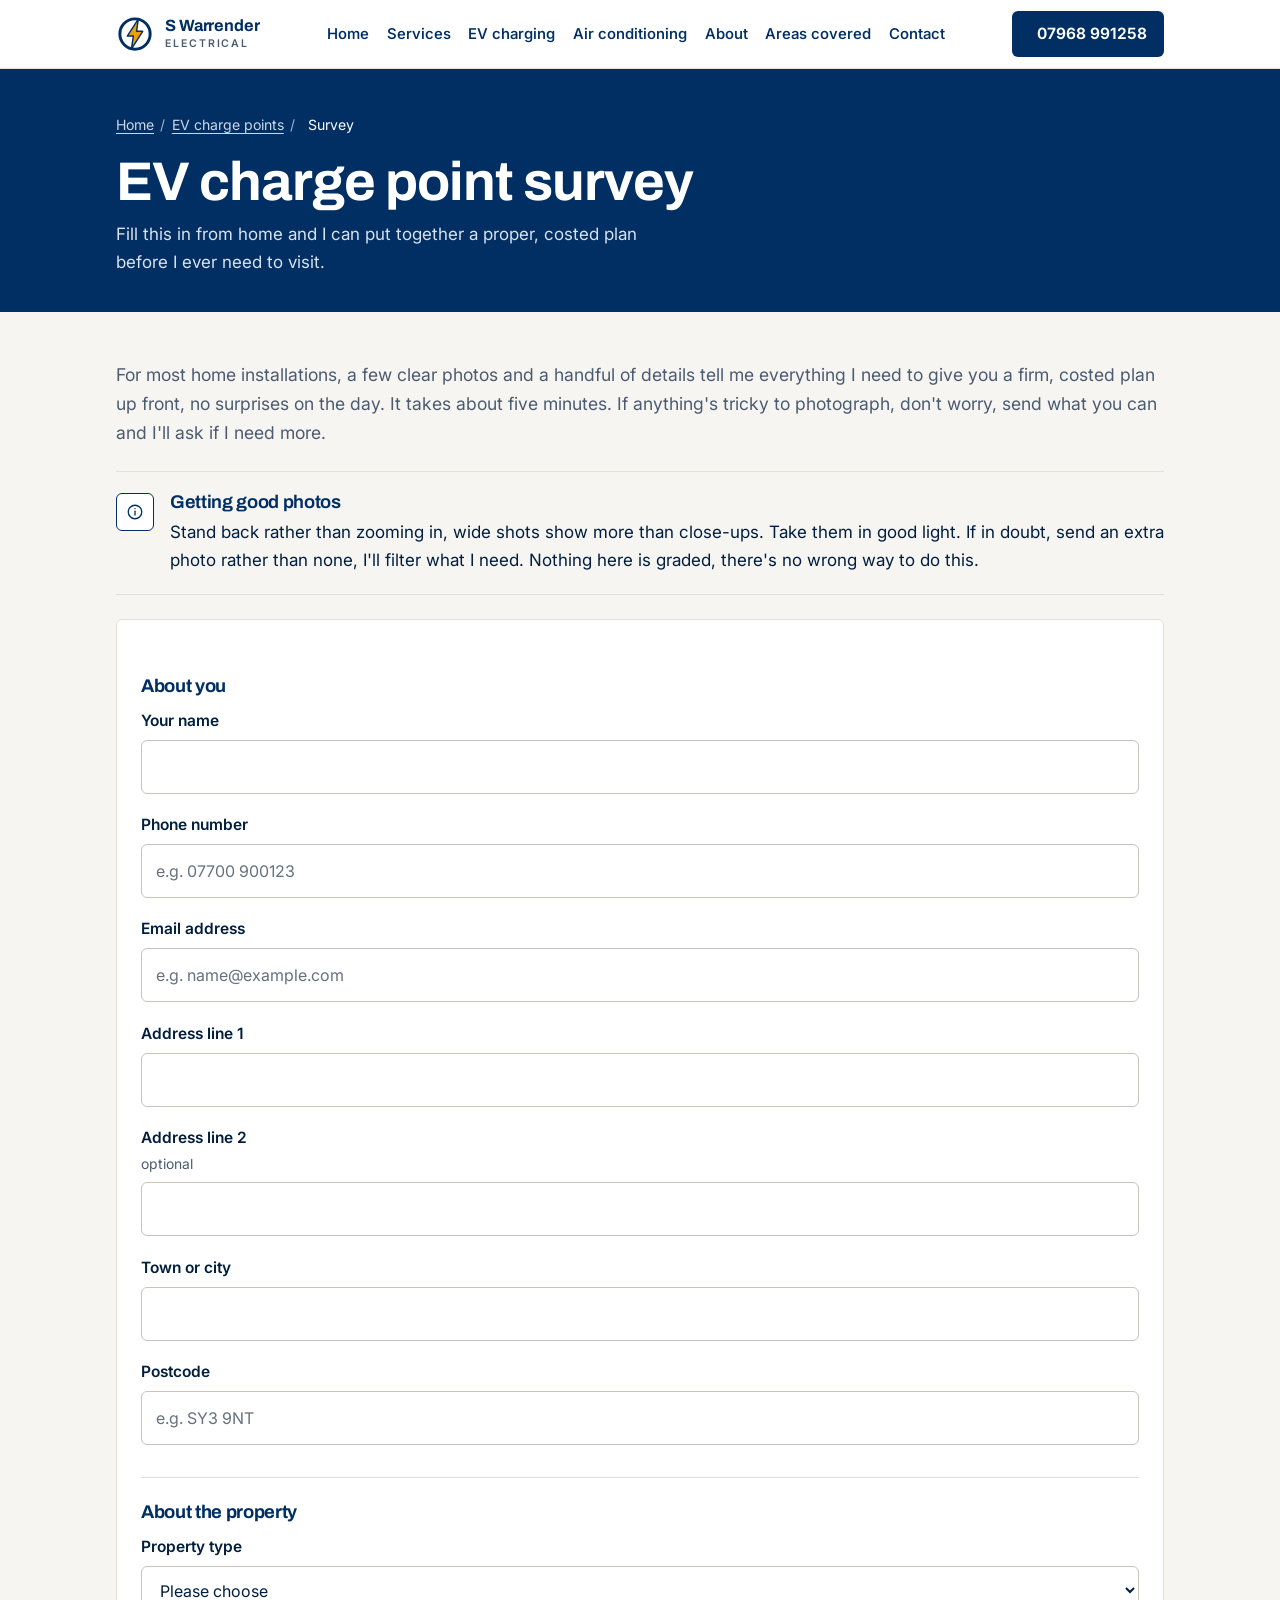
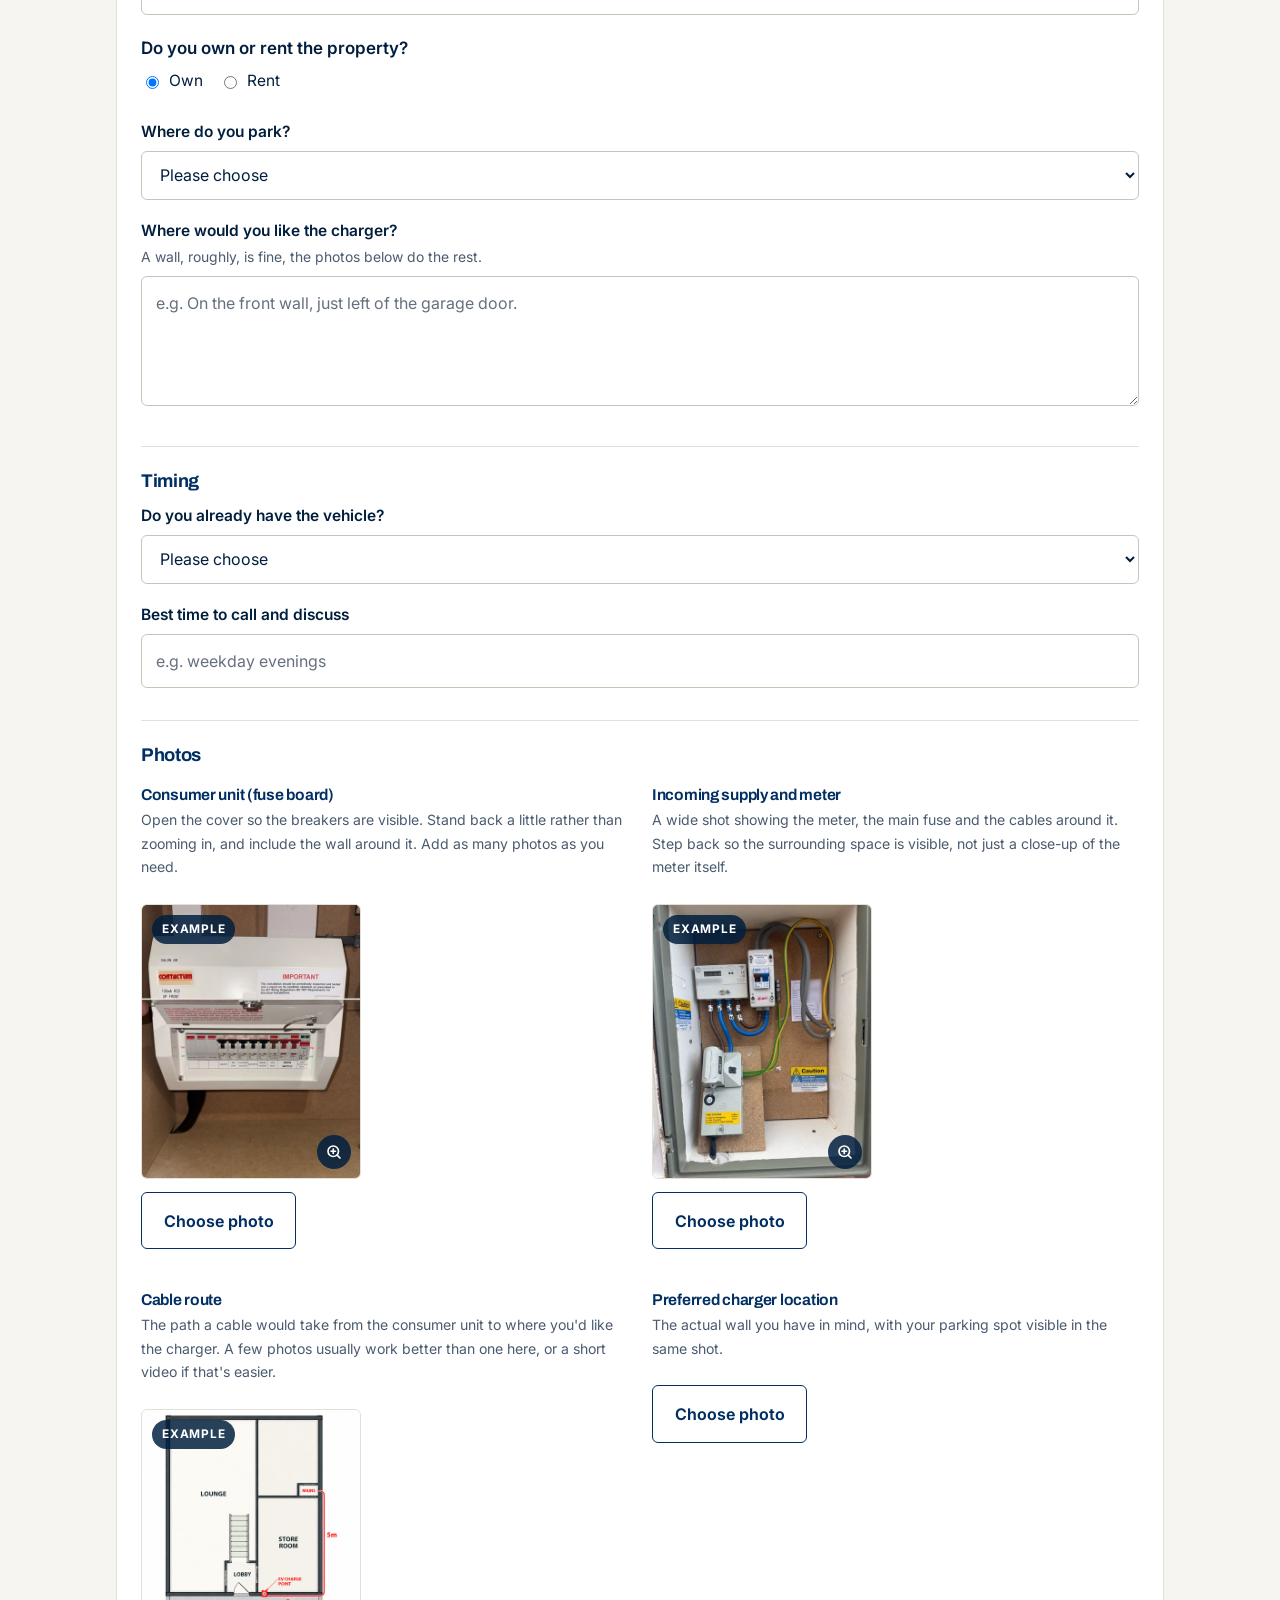
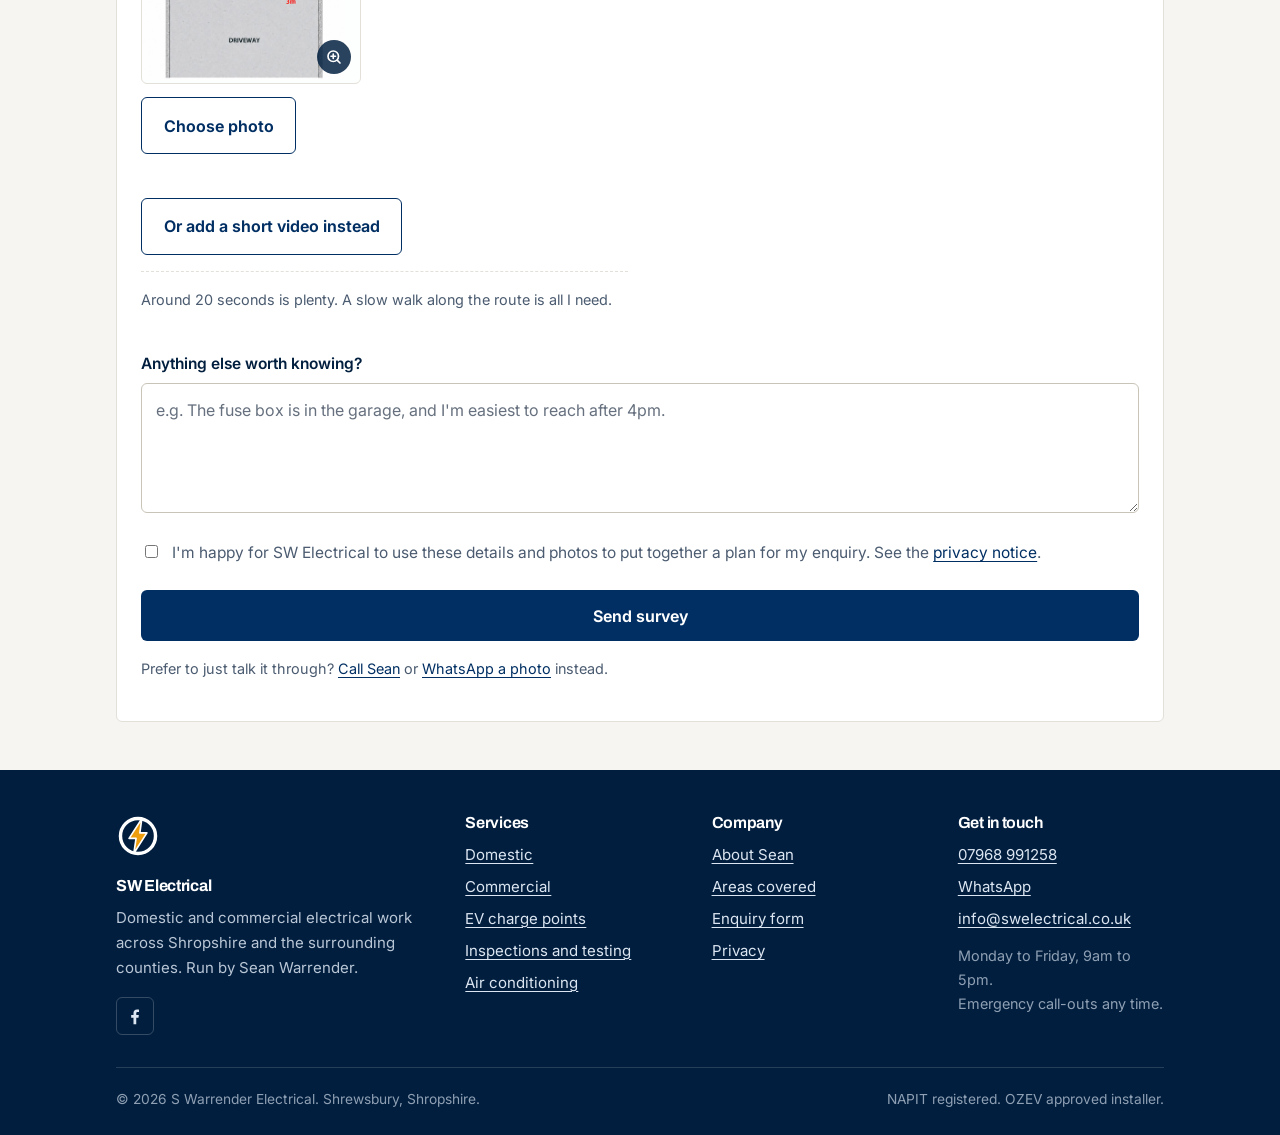
<file: ev-survey.html>
<!doctype html>
<html lang="en-GB">
<head>
<meta charset="utf-8">
<meta name="viewport" content="width=device-width, initial-scale=1">
<title>EV Charge Point Survey | SW Electrical</title>
<meta name="description" content="Fill in a short remote survey with photos of your consumer unit, meter and parking, and get a costed EV charge point installation plan before Sean visits.">
<link rel="canonical" href="https://swelectrical.co.uk/ev-survey">
<meta name="robots" content="index, follow, max-image-preview:large">
<meta property="og:type" content="website">
<meta property="og:site_name" content="SW Electrical">
<meta property="og:title" content="EV Charge Point Survey | SW Electrical">
<meta property="og:description" content="Fill in a short remote survey with photos of your consumer unit, meter and parking, and get a costed EV charge point installation plan before Sean visits.">
<meta property="og:url" content="https://swelectrical.co.uk/ev-survey">
<meta property="og:locale" content="en_GB">
<meta property="og:image" content="https://swelectrical.co.uk/assets/og-image.png">
<meta property="og:image:width" content="1200">
<meta property="og:image:height" content="630">
<meta property="og:image:alt" content="S Warrender Electrical. Domestic, commercial and EV charging. swelectrical.co.uk, 07968 991258.">
<meta name="twitter:card" content="summary_large_image">
<meta name="twitter:title" content="EV Charge Point Survey | SW Electrical">
<meta name="twitter:description" content="Fill in a short remote survey with photos of your consumer unit, meter and parking, and get a costed EV charge point installation plan before Sean visits.">
<meta name="twitter:image" content="https://swelectrical.co.uk/assets/og-image.png">
<meta name="theme-color" content="#012F63">
<link rel="icon" href="assets/logo-mark.svg" type="image/svg+xml">
<link rel="preconnect" href="https://fonts.googleapis.com">
<link rel="preconnect" href="https://fonts.gstatic.com" crossorigin>
<!-- Loaded without blocking first paint: the browser fetches this in the
     background and swaps it in once ready, so text renders immediately in
     a system font rather than every visitor waiting on a Google server
     before anything appears. Meaningful mainly on throttled mobile networks. -->
<link rel="preload" as="style" href="https://fonts.googleapis.com/css2?family=Archivo:wght@600;700&family=Inter:wght@400;500;600;700&display=swap" onload="this.onload=null;this.rel='stylesheet'">
<noscript><link rel="stylesheet" href="https://fonts.googleapis.com/css2?family=Archivo:wght@600;700&family=Inter:wght@400;500;600;700&display=swap"></noscript>
<link rel="stylesheet" href="assets/site.css?v=80">
<script type="application/ld+json">[{"@context":"https://schema.org","@type":"WebPage","name":"EV charge point survey","url":"https://swelectrical.co.uk/ev-survey"},{"@context":"https://schema.org","@type":"BreadcrumbList","itemListElement":[{"@type":"ListItem","position":1,"name":"Home","item":"https://swelectrical.co.uk/"},{"@type":"ListItem","position":2,"name":"EV charge points","item":"https://swelectrical.co.uk/ev-charging"},{"@type":"ListItem","position":3,"name":"Survey","item":"https://swelectrical.co.uk/ev-survey"}]}]</script>
</head>
<body>
<a class="skip" href="#main">Skip to content</a>
<header class="site-head">
  <div class="wrap head-row">
    <a class="brand" href="/">
      <svg viewBox="0 0 64 64" aria-hidden="true" focusable="false"><circle cx="32" cy="32" r="25.5" fill="none" stroke="currentColor" stroke-width="5"/><path d="M37.5 7 19 35.5h10.2L26 57l19-29.5H34.7L37.5 7Z" fill="#EE9D0D" stroke="currentColor" stroke-width="2.4" stroke-linejoin="round"/></svg>
      <span class="brand-text">
        <span class="brand-name">S Warrender</span>
        <span class="brand-sub">ELECTRICAL</span>
      </span>
    </a>
    <button class="nav-toggle" type="button" aria-expanded="false" aria-controls="nav"><svg viewBox="0 0 24 24" fill="none" stroke="currentColor" stroke-width="2" stroke-linecap="round" aria-hidden="true"><path d="M3 6h18M3 12h18M3 18h18"/></svg>Menu</button>
    <nav id="nav" aria-label="Main"><ul><li><a href="/">Home</a></li><li><a href="/services">Services</a></li><li><a href="/ev-charging">EV charging</a></li><li><a href="/air-conditioning">Air conditioning</a></li><li><a href="/about">About</a></li><li><a href="/areas-covered">Areas covered</a></li><li><a href="/contact">Contact</a></li></ul></nav>
    <a class="nav-cta" href="tel:+447968991258" data-tel><svg viewBox="0 0 24 24" fill="none" stroke="currentColor" stroke-width="2" stroke-linecap="round" stroke-linejoin="round" aria-hidden="true"><path d="M22 16.9v3a2 2 0 0 1-2.2 2 19.8 19.8 0 0 1-8.6-3.1 19.5 19.5 0 0 1-6-6A19.8 19.8 0 0 1 2.1 4.2 2 2 0 0 1 4.1 2h3a2 2 0 0 1 2 1.7c.1 1 .4 1.9.7 2.8a2 2 0 0 1-.5 2.1L8.1 9.9a16 16 0 0 0 6 6l1.3-1.2a2 2 0 0 1 2.1-.5c.9.3 1.8.6 2.8.7a2 2 0 0 1 1.7 2Z"/></svg><span data-tel-text>07968 991258</span></a>
  </div>
</header>
<main id="main">

<section class="banner"><div class="wrap"><nav class="crumbs" aria-label="Breadcrumb"><a href="/">Home</a><span aria-hidden="true">/</span><a href="/ev-charging">EV charge points</a><span aria-hidden="true">/</span><span aria-current="page">Survey</span></nav><h1>EV charge point survey</h1><p>Fill this in from home and I can put together a proper, costed plan before I ever need to visit.</p></div></section>

<section class="section">
  <div class="wrap narrow">
    <p class="lead-in">For most home installations, a few clear photos and a handful of details tell me everything I need to give you a firm, costed plan up front, no surprises on the day. It takes about five minutes. If anything's tricky to photograph, don't worry, send what you can and I'll ask if I need more.</p>

    <div class="notice">
      <span class="notice-icon"><svg viewBox="0 0 24 24" fill="none" stroke="currentColor" stroke-width="1.75" stroke-linecap="round" stroke-linejoin="round" aria-hidden="true"><circle cx="12" cy="12" r="9"/><path d="M12 11v5"/><path d="M12 7.5h.01"/></svg></span>
      <div>
        <h2>Getting good photos</h2>
        <p>Stand back rather than zooming in, wide shots show more than close-ups. Take them in good light. If in doubt, send an extra photo rather than none, I'll filter what I need. Nothing here is graded, there's no wrong way to do this.</p>
      </div>
    </div>

    <form class="form" id="survey-form" novalidate>
      <h2 style="margin-top:2rem">About you</h2>

      <div class="field">
        <label for="s-name">Your name</label>
        <input id="s-name" name="name" type="text" autocomplete="name" required>
      </div>
      <div class="field">
        <label for="s-phone">Phone number</label>
        <input id="s-phone" name="phone" type="tel" autocomplete="tel" placeholder="e.g. 07700 900123" required>
      </div>
      <div class="field">
        <label for="s-email">Email address</label>
        <input id="s-email" name="email" type="email" autocomplete="email" placeholder="e.g. name@example.com" required>
      </div>
      <div class="field">
        <label for="s-address1">Address line 1</label>
        <input id="s-address1" name="address_line1" type="text" autocomplete="address-line1" required>
      </div>
      <div class="field">
        <label for="s-address2">Address line 2 <span class="hint">optional</span></label>
        <input id="s-address2" name="address_line2" type="text" autocomplete="address-line2">
      </div>
      <div class="field">
        <label for="s-town">Town or city</label>
        <input id="s-town" name="town" type="text" autocomplete="address-level2" required>
      </div>
      <div class="field">
        <label for="s-postcode">Postcode</label>
        <input id="s-postcode" name="postcode" type="text" autocomplete="postal-code" autocapitalize="characters" placeholder="e.g. SY3 9NT" required>
      </div>

      <h2>About the property</h2>

      <div class="field">
        <label for="s-property">Property type</label>
        <select id="s-property" name="property_type" required>
          <option value="">Please choose</option>
          <option>Detached house</option>
          <option>Semi-detached house</option>
          <option>Terraced house</option>
          <option>Flat or apartment</option>
          <option>Bungalow</option>
          <option>Other</option>
        </select>
      </div>
      <fieldset class="field">
        <legend>Do you own or rent the property?</legend>
        <div class="radio-row">
          <label><input type="radio" name="tenure" value="Own" checked> Own</label>
          <label><input type="radio" name="tenure" value="Rent"> Rent</label>
        </div>
      </fieldset>
      <div class="field">
        <label for="s-parking">Where do you park?</label>
        <select id="s-parking" name="parking_type" required>
          <option value="">Please choose</option>
          <option>Driveway</option>
          <option>Garage</option>
          <option>On-street</option>
          <option>Private car park / allocated space</option>
          <option>Other</option>
        </select>
      </div>
      <div class="field">
        <label for="s-location">Where would you like the charger? <span class="hint">A wall, roughly, is fine, the photos below do the rest.</span></label>
        <textarea id="s-location" name="charger_location_notes" placeholder="e.g. On the front wall, just left of the garage door."></textarea>
      </div>

      <h2>Timing</h2>

      <div class="field">
        <label for="s-status">Do you already have the vehicle?</label>
        <select id="s-status" name="ev_status">
          <option value="">Please choose</option>
          <option>Already have it</option>
          <option>Waiting on delivery</option>
          <option>Still deciding</option>
        </select>
      </div>
      <div class="field">
        <label for="s-time">Best time to call and discuss</label>
        <input id="s-time" name="preferred_time" type="text" placeholder="e.g. weekday evenings">
      </div>

      <h2>Photos</h2>
      <div class="photo-slots">
      <div class="photo-slot" data-slot="consumer_unit">
        <div class="photo-slot-text">
          <h3>Consumer unit (fuse board)</h3>
          <p>Open the cover so the breakers are visible. Stand back a little rather than zooming in, and include the wall around it. Add as many photos as you need.</p>
        </div>
        <div class="example-carousel" id="carousel-consumer_unit">
      <span class="example-badge" aria-hidden="true">Example</span><div class="example-track"><div class="example-slide is-active"><a class="example-zoom" href="assets/img/examples/consumer-unit-1-lg.jpg" data-zoom aria-label="Enlarge photo. Example: a consumer unit with its cover open, every breaker and label visible, photographed from a step back"><img src="assets/img/examples/consumer-unit-1-sm.jpg" alt="Example: a consumer unit with its cover open, every breaker and label visible, photographed from a step back" width="480" height="600" loading="lazy" decoding="async"><span class="example-zoom-icon" aria-hidden="true"><svg viewBox="0 0 24 24" fill="none" stroke="currentColor" stroke-width="2.2" stroke-linecap="round" stroke-linejoin="round"><circle cx="11" cy="11" r="7"/><path d="m20 20-3.5-3.5M11 8v6M8 11h6"/></svg></span></a></div></div>
    </div>
        <div class="photo-slot-actions">
          <label class="btn btn-outline photo-slot-btn">
            <span class="photo-slot-btn-label">Choose photo</span>
            <input type="file" accept="image/*" multiple data-photo="consumer_unit">
          </label>
          <span class="photo-slot-filename" id="filename-consumer_unit"></span>
          <div class="photo-thumbs" id="thumbs-consumer_unit"></div>
          
        </div>
      </div>
      <div class="photo-slot" data-slot="supply_meter">
        <div class="photo-slot-text">
          <h3>Incoming supply and meter</h3>
          <p>A wide shot showing the meter, the main fuse and the cables around it. Step back so the surrounding space is visible, not just a close-up of the meter itself.</p>
        </div>
        <div class="example-carousel" id="carousel-supply_meter">
      <span class="example-badge" aria-hidden="true">Example</span><div class="example-track"><div class="example-slide is-active"><a class="example-zoom" href="assets/img/examples/supply-meter-1-lg.jpg" data-zoom aria-label="Enlarge photo. Example: an outdoor meter cupboard opened up, showing the meter, the isolator, the main fuse and the cables around them"><img src="assets/img/examples/supply-meter-1-sm.jpg" alt="Example: an outdoor meter cupboard opened up, showing the meter, the isolator, the main fuse and the cables around them" width="480" height="600" loading="lazy" decoding="async"><span class="example-zoom-icon" aria-hidden="true"><svg viewBox="0 0 24 24" fill="none" stroke="currentColor" stroke-width="2.2" stroke-linecap="round" stroke-linejoin="round"><circle cx="11" cy="11" r="7"/><path d="m20 20-3.5-3.5M11 8v6M8 11h6"/></svg></span></a></div></div>
    </div>
        <div class="photo-slot-actions">
          <label class="btn btn-outline photo-slot-btn">
            <span class="photo-slot-btn-label">Choose photo</span>
            <input type="file" accept="image/*" multiple data-photo="supply_meter">
          </label>
          <span class="photo-slot-filename" id="filename-supply_meter"></span>
          <div class="photo-thumbs" id="thumbs-supply_meter"></div>
          
        </div>
      </div>
      <div class="photo-slot" data-slot="cable_route">
        <div class="photo-slot-text">
          <h3>Cable route</h3>
          <p>The path a cable would take from the consumer unit to where you'd like the charger. A few photos usually work better than one here, or a short video if that's easier.</p>
        </div>
        <div class="example-carousel" id="carousel-cable_route">
      <span class="example-badge" aria-hidden="true">Example</span><div class="example-track"><div class="example-slide is-active"><a class="example-zoom" href="assets/img/examples/cable-route-1-lg.jpg" data-zoom aria-label="Enlarge photo. Example: a floor plan with the mains cupboard, the charger position on the outside wall and the route the cable would take between them marked in red, with rough lengths"><img src="assets/img/examples/cable-route-1-sm.jpg" alt="Example: a floor plan with the mains cupboard, the charger position on the outside wall and the route the cable would take between them marked in red, with rough lengths" width="480" height="600" loading="lazy" decoding="async"><span class="example-zoom-icon" aria-hidden="true"><svg viewBox="0 0 24 24" fill="none" stroke="currentColor" stroke-width="2.2" stroke-linecap="round" stroke-linejoin="round"><circle cx="11" cy="11" r="7"/><path d="m20 20-3.5-3.5M11 8v6M8 11h6"/></svg></span></a></div></div>
    </div>
        <div class="photo-slot-actions">
          <label class="btn btn-outline photo-slot-btn">
            <span class="photo-slot-btn-label">Choose photo</span>
            <input type="file" accept="image/*" multiple data-photo="cable_route">
          </label>
          <span class="photo-slot-filename" id="filename-cable_route"></span>
          <div class="photo-thumbs" id="thumbs-cable_route"></div>
          
          <div class="video-slot" id="video-slot-cable_route">
            <label class="btn btn-outline photo-slot-btn">
              <span>Or add a short video instead</span>
              <input type="file" accept="video/*" data-video="cable_route">
            </label>
            <div class="video-slot-file" id="video-file-cable_route" hidden>
              <span id="video-filename-cable_route"></span>
              <button type="button" class="video-remove" id="video-remove-cable_route" aria-label="Remove video">Remove</button>
            </div>
            <p class="small video-hint">Around 20 seconds is plenty. A slow walk along the route is all I need.</p>
          </div>
        </div>
      </div>
      <div class="photo-slot" data-slot="charger_location">
        <div class="photo-slot-text">
          <h3>Preferred charger location</h3>
          <p>The actual wall you have in mind, with your parking spot visible in the same shot.</p>
        </div>
        
        <div class="photo-slot-actions">
          <label class="btn btn-outline photo-slot-btn">
            <span class="photo-slot-btn-label">Choose photo</span>
            <input type="file" accept="image/*" multiple data-photo="charger_location">
          </label>
          <span class="photo-slot-filename" id="filename-charger_location"></span>
          <div class="photo-thumbs" id="thumbs-charger_location"></div>
          
        </div>
      </div>
      </div>

      <div class="field" style="margin-top:1.5rem">
        <label for="s-notes">Anything else worth knowing?</label>
        <textarea id="s-notes" name="notes" placeholder="e.g. The fuse box is in the garage, and I'm easiest to reach after 4pm."></textarea>
      </div>

      <div class="hp" aria-hidden="true">
        <label for="s-company">Company (leave blank)</label>
        <input id="s-company" name="company" type="text" tabindex="-1" autocomplete="off">
      </div>
      <input type="hidden" name="form_started" id="s-form_started">
      <div class="cf-turnstile" data-sitekey="" data-theme="light"></div>

      <div class="field consent">
        <input id="s-consent" name="consent" type="checkbox" required>
        <label for="s-consent" style="font-weight:400">I'm happy for SW Electrical to use these details and photos to put together a plan for my enquiry. See the <a href="/privacy">privacy notice</a>.</label>
      </div>

      <button class="btn btn-navy" type="submit" id="survey-submit" style="width:100%">Send survey</button>
      <div class="form-status" id="survey-status" role="status" aria-live="polite"></div>
      <p class="form-note" style="margin-top:1rem">Prefer to just talk it through? <a href="tel:+447968991258" data-tel>Call Sean</a> or <a href="https://wa.me/447968991258?text=Hi%20Sean%2C%20I'd%20like%20a%20quote%20for%20some%20electrical%20work." data-wa rel="noopener">WhatsApp a photo</a> instead.</p>
    </form>
  </div>
</section>

</main>
<footer class="site-foot">
  <div class="wrap">
    <div class="foot-grid">
      <div class="foot-brand">
        <span class="foot-logo"><svg viewBox="0 0 64 64" aria-hidden="true" focusable="false"><circle cx="32" cy="32" r="25.5" fill="none" stroke="currentColor" stroke-width="5"/><path d="M37.5 7 19 35.5h10.2L26 57l19-29.5H34.7L37.5 7Z" fill="#EE9D0D" stroke="currentColor" stroke-width="2.4" stroke-linejoin="round"/></svg></span>
        <h2>SW Electrical</h2>
        <p>Domestic and commercial electrical work across Shropshire and the surrounding counties. Run by Sean Warrender.</p>
        <ul class="foot-social" hidden data-facebook-item>
          <li><a href="#" data-facebook rel="noopener" target="_blank" aria-label="SW Electrical on Facebook"><svg viewBox="0 0 24 24" fill="currentColor" aria-hidden="true"><path d="M13.5 22v-8h2.7l.4-3.2h-3.1V8.8c0-.9.3-1.6 1.6-1.6h1.7V4.4c-.3 0-1.3-.1-2.5-.1-2.5 0-4.1 1.5-4.1 4.2v2.3H7.4V14h2.8v8h3.3Z"/></svg></a></li>
        </ul>
      </div>
      <div>
        <h3>Services</h3>
        <ul>
          <li><a href="/domestic-electrician">Domestic</a></li>
          <li><a href="/commercial-electrician">Commercial</a></li>
          <li><a href="/ev-charging">EV charge points</a></li>
          <li><a href="/services#inspections">Inspections and testing</a></li>
          <li><a href="/air-conditioning">Air conditioning</a></li>
        </ul>
      </div>
      <div>
        <h3>Company</h3>
        <ul>
          <li><a href="/about">About Sean</a></li>
          <li><a href="/areas-covered">Areas covered</a></li>
          <li><a href="/contact">Enquiry form</a></li>
          <li><a href="/privacy">Privacy</a></li>
        </ul>
      </div>
      <div>
        <h3>Get in touch</h3>
        <ul>
          <li><a href="tel:+447968991258" data-tel><span data-tel-text>07968 991258</span></a></li>
          <li><a href="https://wa.me/447968991258?text=Hi%20Sean%2C%20I'd%20like%20a%20quote%20for%20some%20electrical%20work." data-wa rel="noopener">WhatsApp</a></li>
          <li><a href="mailto:info@swelectrical.co.uk" data-email><span data-email-text>info@swelectrical.co.uk</span></a></li>
        </ul>
        <p class="small foot-hours">Monday to Friday, 9am to 5pm.<br>Emergency call-outs any time.</p>
      </div>
    </div>
    <div class="foot-bottom">
      <span>&copy; 2026 S Warrender Electrical. Shrewsbury, Shropshire.</span>
      <span>NAPIT registered. OZEV approved installer.</span>
    </div>
  </div>
</footer>
<div class="action-bar">
  <a href="tel:+447968991258" data-tel><svg viewBox="0 0 24 24" fill="none" stroke="currentColor" stroke-width="2" stroke-linecap="round" stroke-linejoin="round" aria-hidden="true"><path d="M22 16.9v3a2 2 0 0 1-2.2 2 19.8 19.8 0 0 1-8.6-3.1 19.5 19.5 0 0 1-6-6A19.8 19.8 0 0 1 2.1 4.2 2 2 0 0 1 4.1 2h3a2 2 0 0 1 2 1.7c.1 1 .4 1.9.7 2.8a2 2 0 0 1-.5 2.1L8.1 9.9a16 16 0 0 0 6 6l1.3-1.2a2 2 0 0 1 2.1-.5c.9.3 1.8.6 2.8.7a2 2 0 0 1 1.7 2Z"/></svg>Call Sean</a>
  <a class="wa" href="https://wa.me/447968991258?text=Hi%20Sean%2C%20I'd%20like%20a%20quote%20for%20some%20electrical%20work." data-wa rel="noopener"><svg viewBox="0 0 24 24" fill="currentColor" aria-hidden="true"><path d="M12 2a10 10 0 0 0-8.5 15.2L2 22l4.9-1.4A10 10 0 1 0 12 2Zm5.6 14.1c-.2.6-1.2 1.2-1.7 1.2-.5.1-1 .1-1.6-.1-.4-.1-.9-.3-1.5-.6-2.7-1.2-4.4-3.9-4.5-4.1-.1-.2-1.1-1.4-1.1-2.7s.7-1.9.9-2.2c.2-.2.5-.3.7-.3h.5c.2 0 .4 0 .6.5l.8 2c.1.2.1.3 0 .5l-.3.5-.4.4c-.1.1-.3.3-.1.6.2.3.7 1.2 1.6 2 1.1.9 2 1.2 2.3 1.4.3.1.4.1.6-.1l.9-1c.2-.2.3-.2.6-.1l2 .9c.3.1.5.2.5.3.1.2.1.7-.1 1.4Z"/></svg>WhatsApp</a>
</div>
<script src="assets/config.js?v=80" defer></script>
<script src="assets/site.js?v=80" defer></script>
<script src="assets/survey.js?v=80" defer></script>
</body>
</html>
</file>
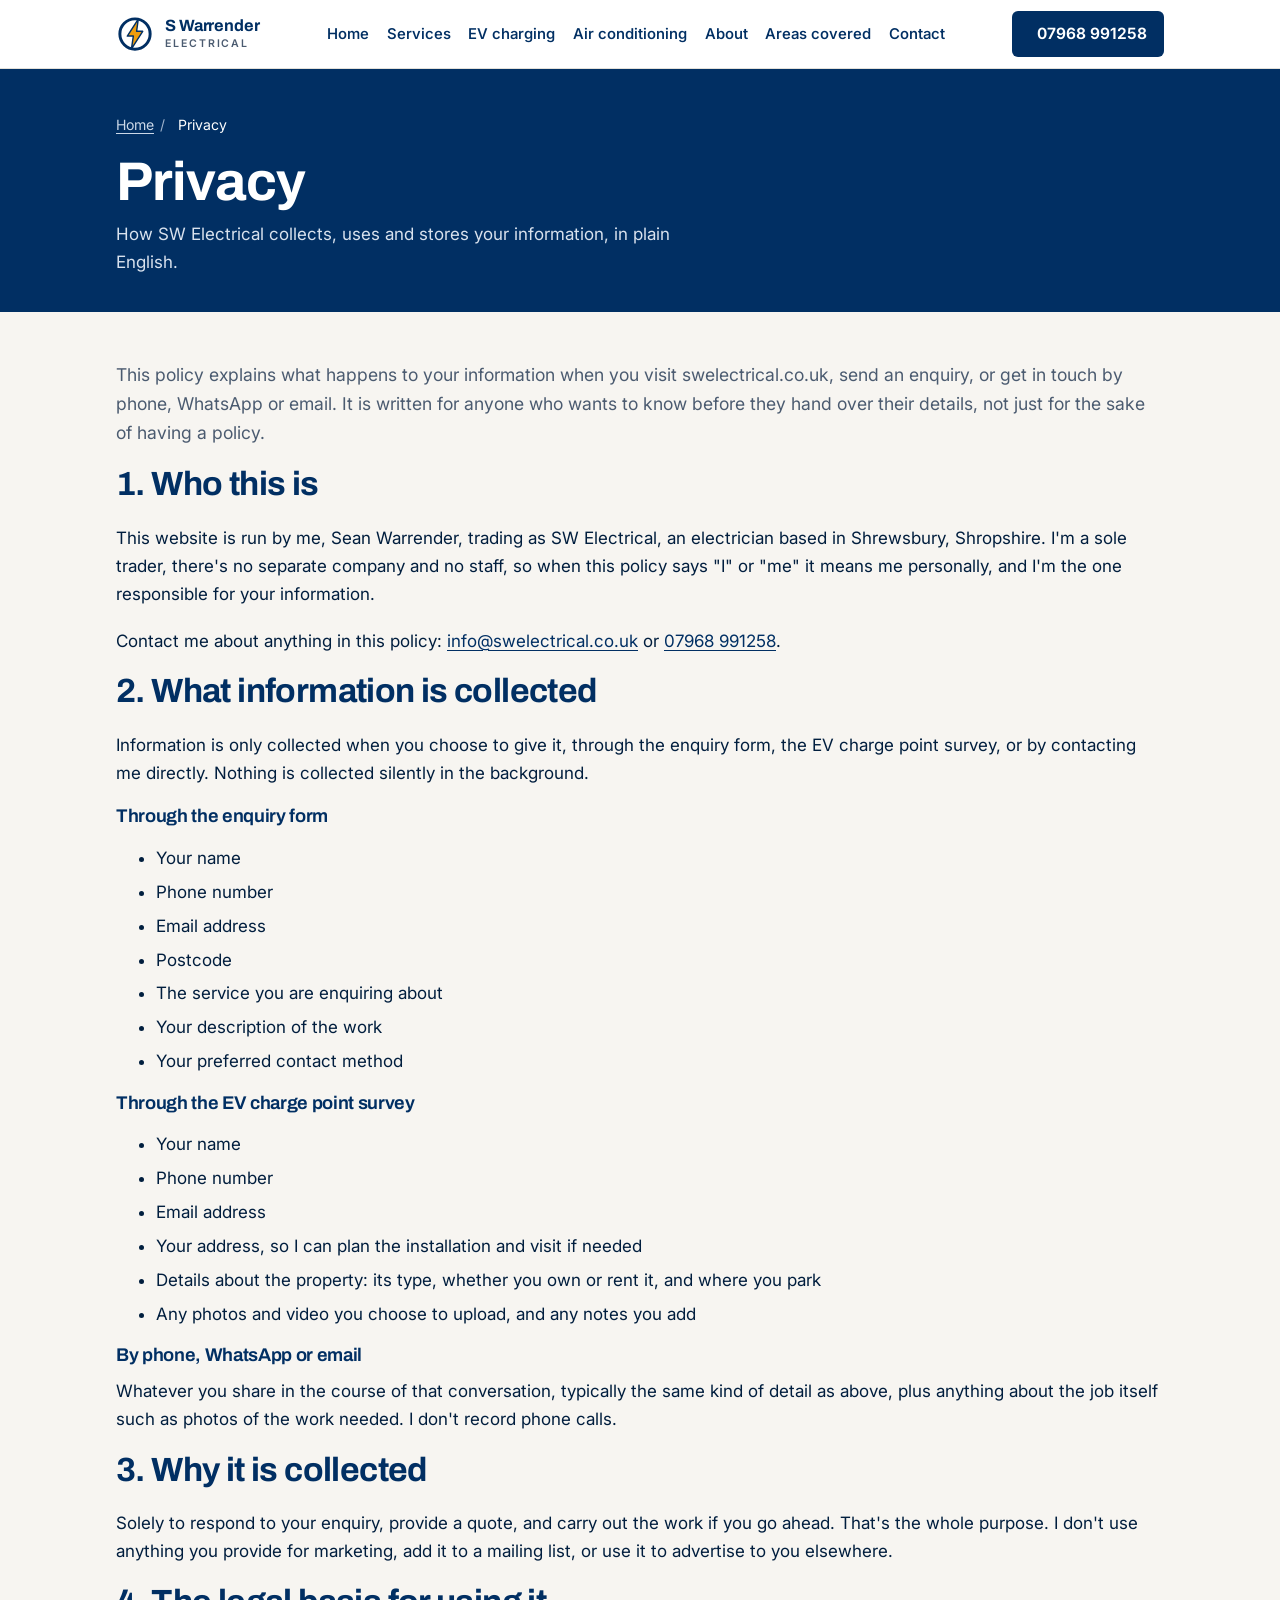
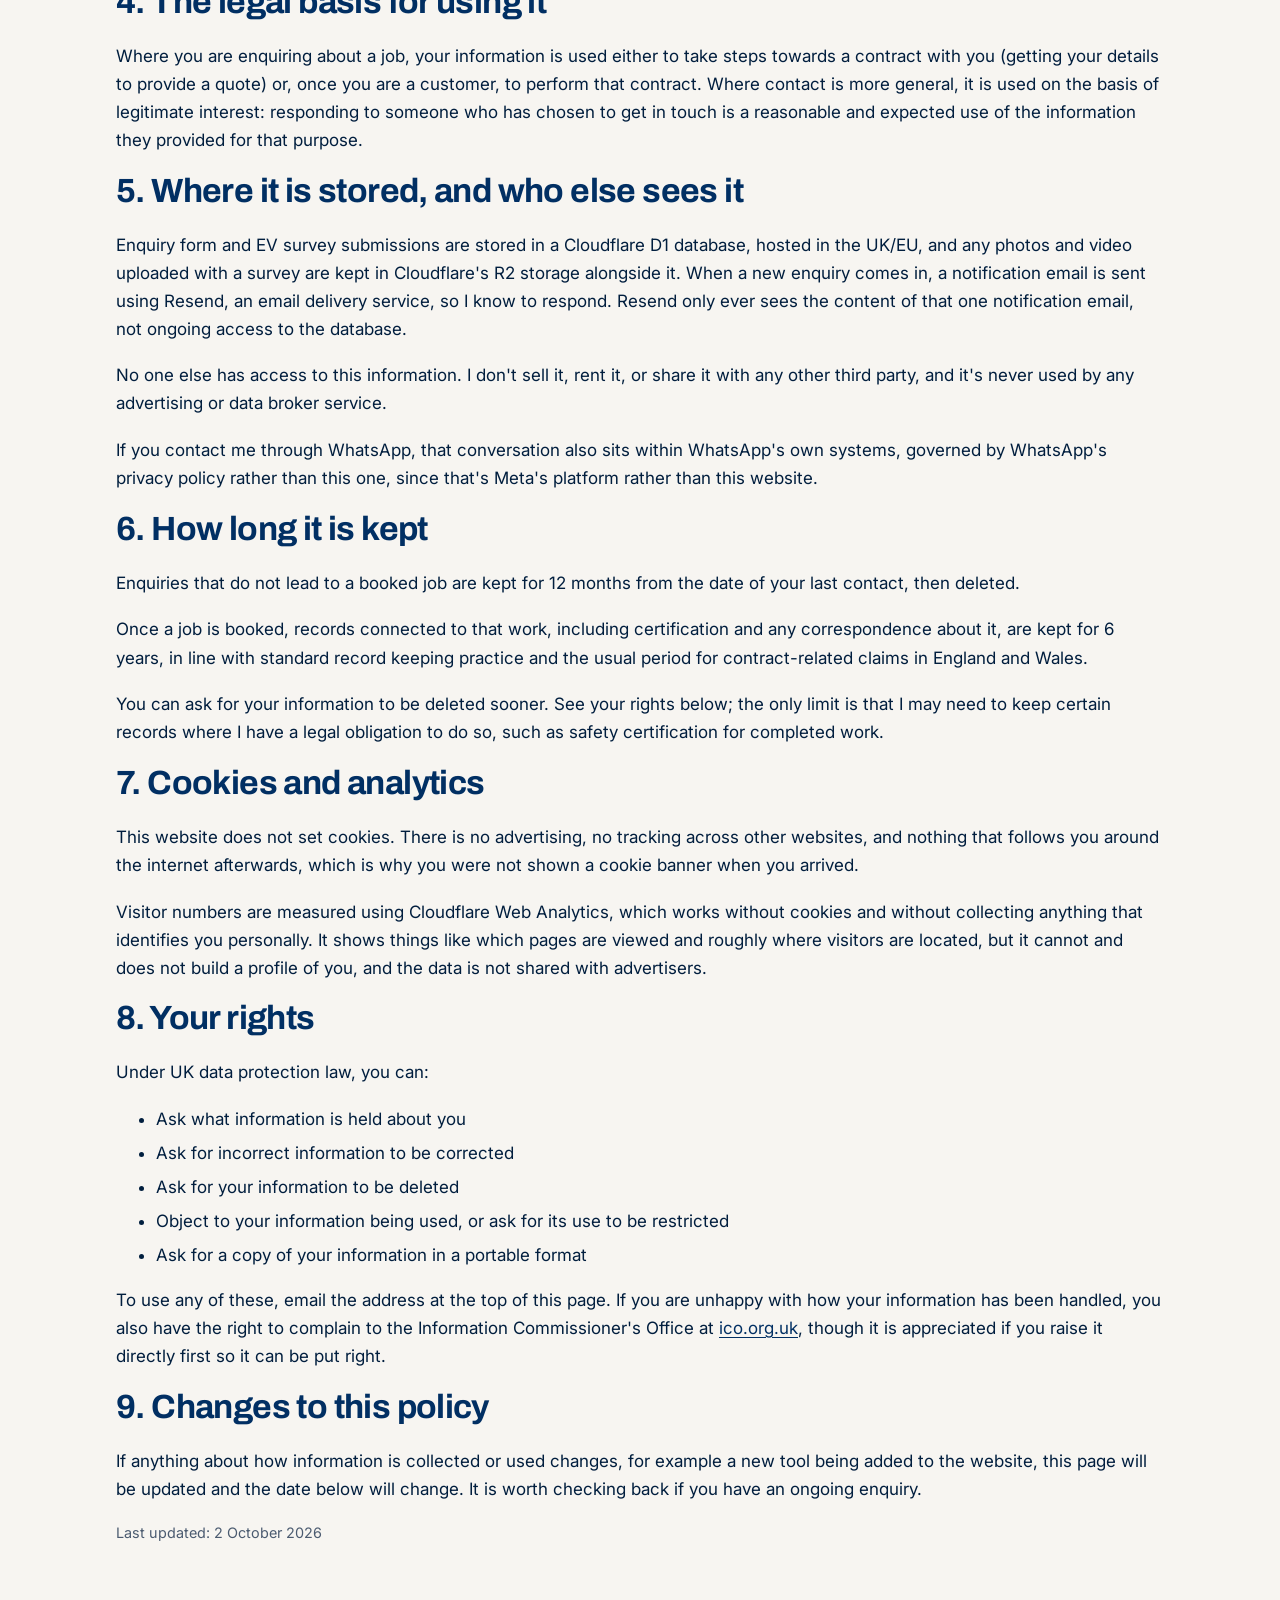
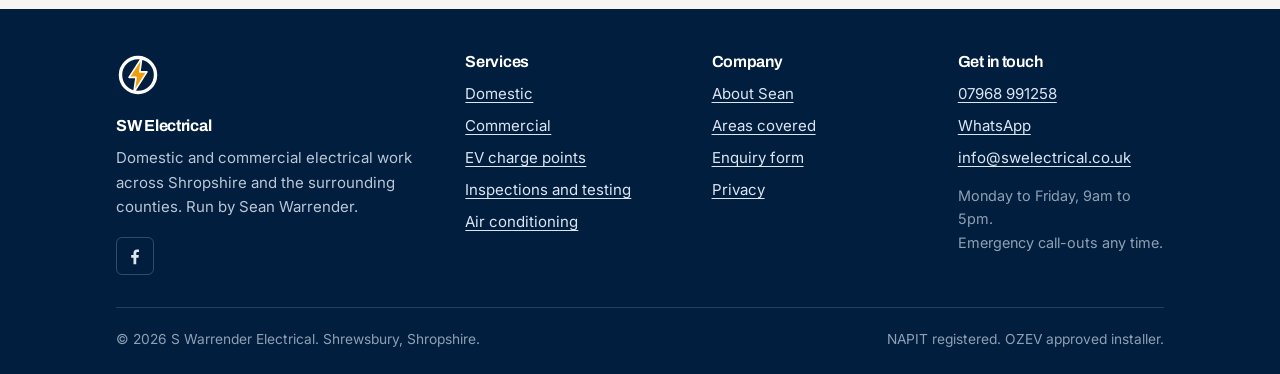
<file: privacy.html>
<!doctype html>
<html lang="en-GB">
<head>
<meta charset="utf-8">
<meta name="viewport" content="width=device-width, initial-scale=1">
<title>Privacy Policy | SW Electrical</title>
<meta name="description" content="How SW Electrical collects, uses and stores the information you provide through this website.">
<link rel="canonical" href="https://swelectrical.co.uk/privacy">
<meta name="robots" content="index, follow, max-image-preview:large">
<meta property="og:type" content="website">
<meta property="og:site_name" content="SW Electrical">
<meta property="og:title" content="Privacy Policy | SW Electrical">
<meta property="og:description" content="How SW Electrical collects, uses and stores the information you provide through this website.">
<meta property="og:url" content="https://swelectrical.co.uk/privacy">
<meta property="og:locale" content="en_GB">
<meta property="og:image" content="https://swelectrical.co.uk/assets/og-image.png">
<meta property="og:image:width" content="1200">
<meta property="og:image:height" content="630">
<meta property="og:image:alt" content="S Warrender Electrical. Domestic, commercial and EV charging. swelectrical.co.uk, 07968 991258.">
<meta name="twitter:card" content="summary_large_image">
<meta name="twitter:title" content="Privacy Policy | SW Electrical">
<meta name="twitter:description" content="How SW Electrical collects, uses and stores the information you provide through this website.">
<meta name="twitter:image" content="https://swelectrical.co.uk/assets/og-image.png">
<meta name="theme-color" content="#012F63">
<link rel="icon" href="assets/logo-mark.svg" type="image/svg+xml">
<link rel="preconnect" href="https://fonts.googleapis.com">
<link rel="preconnect" href="https://fonts.gstatic.com" crossorigin>
<!-- Loaded without blocking first paint: the browser fetches this in the
     background and swaps it in once ready, so text renders immediately in
     a system font rather than every visitor waiting on a Google server
     before anything appears. Meaningful mainly on throttled mobile networks. -->
<link rel="preload" as="style" href="https://fonts.googleapis.com/css2?family=Archivo:wght@600;700&family=Inter:wght@400;500;600;700&display=swap" onload="this.onload=null;this.rel='stylesheet'">
<noscript><link rel="stylesheet" href="https://fonts.googleapis.com/css2?family=Archivo:wght@600;700&family=Inter:wght@400;500;600;700&display=swap"></noscript>
<link rel="stylesheet" href="assets/site.css?v=80">
<script type="application/ld+json">[{"@context":"https://schema.org","@type":"WebPage","name":"Privacy","url":"https://swelectrical.co.uk/privacy"},{"@context":"https://schema.org","@type":"BreadcrumbList","itemListElement":[{"@type":"ListItem","position":1,"name":"Home","item":"https://swelectrical.co.uk/"},{"@type":"ListItem","position":2,"name":"Privacy","item":"https://swelectrical.co.uk/privacy"}]}]</script>
</head>
<body>
<a class="skip" href="#main">Skip to content</a>
<header class="site-head">
  <div class="wrap head-row">
    <a class="brand" href="/">
      <svg viewBox="0 0 64 64" aria-hidden="true" focusable="false"><circle cx="32" cy="32" r="25.5" fill="none" stroke="currentColor" stroke-width="5"/><path d="M37.5 7 19 35.5h10.2L26 57l19-29.5H34.7L37.5 7Z" fill="#EE9D0D" stroke="currentColor" stroke-width="2.4" stroke-linejoin="round"/></svg>
      <span class="brand-text">
        <span class="brand-name">S Warrender</span>
        <span class="brand-sub">ELECTRICAL</span>
      </span>
    </a>
    <button class="nav-toggle" type="button" aria-expanded="false" aria-controls="nav"><svg viewBox="0 0 24 24" fill="none" stroke="currentColor" stroke-width="2" stroke-linecap="round" aria-hidden="true"><path d="M3 6h18M3 12h18M3 18h18"/></svg>Menu</button>
    <nav id="nav" aria-label="Main"><ul><li><a href="/">Home</a></li><li><a href="/services">Services</a></li><li><a href="/ev-charging">EV charging</a></li><li><a href="/air-conditioning">Air conditioning</a></li><li><a href="/about">About</a></li><li><a href="/areas-covered">Areas covered</a></li><li><a href="/contact">Contact</a></li></ul></nav>
    <a class="nav-cta" href="tel:+447968991258" data-tel><svg viewBox="0 0 24 24" fill="none" stroke="currentColor" stroke-width="2" stroke-linecap="round" stroke-linejoin="round" aria-hidden="true"><path d="M22 16.9v3a2 2 0 0 1-2.2 2 19.8 19.8 0 0 1-8.6-3.1 19.5 19.5 0 0 1-6-6A19.8 19.8 0 0 1 2.1 4.2 2 2 0 0 1 4.1 2h3a2 2 0 0 1 2 1.7c.1 1 .4 1.9.7 2.8a2 2 0 0 1-.5 2.1L8.1 9.9a16 16 0 0 0 6 6l1.3-1.2a2 2 0 0 1 2.1-.5c.9.3 1.8.6 2.8.7a2 2 0 0 1 1.7 2Z"/></svg><span data-tel-text>07968 991258</span></a>
  </div>
</header>
<main id="main">

<section class="banner"><div class="wrap"><nav class="crumbs" aria-label="Breadcrumb"><a href="/">Home</a><span aria-hidden="true">/</span><span aria-current="page">Privacy</span></nav><h1>Privacy</h1><p>How SW Electrical collects, uses and stores your information, in plain English.</p></div></section>

<section class="section">
  <div class="wrap narrow">
<p class="lead-in">This policy explains what happens to your information when you visit swelectrical.co.uk, send an enquiry, or get in touch by phone, WhatsApp or email. It is written for anyone who wants to know before they hand over their details, not just for the sake of having a policy.</p>

    <h2>1. Who this is</h2>
    <p>This website is run by me, Sean Warrender, trading as SW Electrical, an electrician based in Shrewsbury, Shropshire. I'm a sole trader, there's no separate company and no staff, so when this policy says "I" or "me" it means me personally, and I'm the one responsible for your information.</p>
    <p>Contact me about anything in this policy: <a href="mailto:info@swelectrical.co.uk" data-email><span data-email-text>info@swelectrical.co.uk</span></a> or <a href="tel:+447968991258" data-tel><span data-tel-text>07968 991258</span></a>.</p>

    <h2>2. What information is collected</h2>
    <p>Information is only collected when you choose to give it, through the enquiry form, the EV charge point survey, or by contacting me directly. Nothing is collected silently in the background.</p>
    <h3>Through the enquiry form</h3>
    <ul>
      <li>Your name</li>
      <li>Phone number</li>
      <li>Email address</li>
      <li>Postcode</li>
      <li>The service you are enquiring about</li>
      <li>Your description of the work</li>
      <li>Your preferred contact method</li>
    </ul>
    <h3>Through the EV charge point survey</h3>
    <ul>
      <li>Your name</li>
      <li>Phone number</li>
      <li>Email address</li>
      <li>Your address, so I can plan the installation and visit if needed</li>
      <li>Details about the property: its type, whether you own or rent it, and where you park</li>
      <li>Any photos and video you choose to upload, and any notes you add</li>
    </ul>
    <h3>By phone, WhatsApp or email</h3>
    <p>Whatever you share in the course of that conversation, typically the same kind of detail as above, plus anything about the job itself such as photos of the work needed. I don't record phone calls.</p>

    <h2>3. Why it is collected</h2>
    <p>Solely to respond to your enquiry, provide a quote, and carry out the work if you go ahead. That's the whole purpose. I don't use anything you provide for marketing, add it to a mailing list, or use it to advertise to you elsewhere.</p>

    <h2>4. The legal basis for using it</h2>
    <p>Where you are enquiring about a job, your information is used either to take steps towards a contract with you (getting your details to provide a quote) or, once you are a customer, to perform that contract. Where contact is more general, it is used on the basis of legitimate interest: responding to someone who has chosen to get in touch is a reasonable and expected use of the information they provided for that purpose.</p>

    <h2>5. Where it is stored, and who else sees it</h2>
    <p>Enquiry form and EV survey submissions are stored in a Cloudflare D1 database, hosted in the UK/EU, and any photos and video uploaded with a survey are kept in Cloudflare's R2 storage alongside it. When a new enquiry comes in, a notification email is sent using Resend, an email delivery service, so I know to respond. Resend only ever sees the content of that one notification email, not ongoing access to the database.</p>
    <p>No one else has access to this information. I don't sell it, rent it, or share it with any other third party, and it's never used by any advertising or data broker service.</p>
    <p>If you contact me through WhatsApp, that conversation also sits within WhatsApp's own systems, governed by WhatsApp's privacy policy rather than this one, since that's Meta's platform rather than this website.</p>

    <h2>6. How long it is kept</h2>
    <p>Enquiries that do not lead to a booked job are kept for 12 months from the date of your last contact, then deleted.</p>
    <p>Once a job is booked, records connected to that work, including certification and any correspondence about it, are kept for 6 years, in line with standard record keeping practice and the usual period for contract-related claims in England and Wales.</p>
    <p>You can ask for your information to be deleted sooner. See your rights below; the only limit is that I may need to keep certain records where I have a legal obligation to do so, such as safety certification for completed work.</p>

    <h2>7. Cookies and analytics</h2>
    <p>This website does not set cookies. There is no advertising, no tracking across other websites, and nothing that follows you around the internet afterwards, which is why you were not shown a cookie banner when you arrived.</p>
    <p>Visitor numbers are measured using Cloudflare Web Analytics, which works without cookies and without collecting anything that identifies you personally. It shows things like which pages are viewed and roughly where visitors are located, but it cannot and does not build a profile of you, and the data is not shared with advertisers.</p>

    <h2>8. Your rights</h2>
    <p>Under UK data protection law, you can:</p>
    <ul>
      <li>Ask what information is held about you</li>
      <li>Ask for incorrect information to be corrected</li>
      <li>Ask for your information to be deleted</li>
      <li>Object to your information being used, or ask for its use to be restricted</li>
      <li>Ask for a copy of your information in a portable format</li>
    </ul>
    <p>To use any of these, email the address at the top of this page. If you are unhappy with how your information has been handled, you also have the right to complain to the Information Commissioner's Office at <a href="https://ico.org.uk" rel="noopener">ico.org.uk</a>, though it is appreciated if you raise it directly first so it can be put right.</p>

    <h2>9. Changes to this policy</h2>
    <p>If anything about how information is collected or used changes, for example a new tool being added to the website, this page will be updated and the date below will change. It is worth checking back if you have an ongoing enquiry.</p>

    <p class="small">Last updated: 2 October 2026</p>
  </div>
</section>

</main>
<footer class="site-foot">
  <div class="wrap">
    <div class="foot-grid">
      <div class="foot-brand">
        <span class="foot-logo"><svg viewBox="0 0 64 64" aria-hidden="true" focusable="false"><circle cx="32" cy="32" r="25.5" fill="none" stroke="currentColor" stroke-width="5"/><path d="M37.5 7 19 35.5h10.2L26 57l19-29.5H34.7L37.5 7Z" fill="#EE9D0D" stroke="currentColor" stroke-width="2.4" stroke-linejoin="round"/></svg></span>
        <h2>SW Electrical</h2>
        <p>Domestic and commercial electrical work across Shropshire and the surrounding counties. Run by Sean Warrender.</p>
        <ul class="foot-social" hidden data-facebook-item>
          <li><a href="#" data-facebook rel="noopener" target="_blank" aria-label="SW Electrical on Facebook"><svg viewBox="0 0 24 24" fill="currentColor" aria-hidden="true"><path d="M13.5 22v-8h2.7l.4-3.2h-3.1V8.8c0-.9.3-1.6 1.6-1.6h1.7V4.4c-.3 0-1.3-.1-2.5-.1-2.5 0-4.1 1.5-4.1 4.2v2.3H7.4V14h2.8v8h3.3Z"/></svg></a></li>
        </ul>
      </div>
      <div>
        <h3>Services</h3>
        <ul>
          <li><a href="/domestic-electrician">Domestic</a></li>
          <li><a href="/commercial-electrician">Commercial</a></li>
          <li><a href="/ev-charging">EV charge points</a></li>
          <li><a href="/services#inspections">Inspections and testing</a></li>
          <li><a href="/air-conditioning">Air conditioning</a></li>
        </ul>
      </div>
      <div>
        <h3>Company</h3>
        <ul>
          <li><a href="/about">About Sean</a></li>
          <li><a href="/areas-covered">Areas covered</a></li>
          <li><a href="/contact">Enquiry form</a></li>
          <li><a href="/privacy">Privacy</a></li>
        </ul>
      </div>
      <div>
        <h3>Get in touch</h3>
        <ul>
          <li><a href="tel:+447968991258" data-tel><span data-tel-text>07968 991258</span></a></li>
          <li><a href="https://wa.me/447968991258?text=Hi%20Sean%2C%20I'd%20like%20a%20quote%20for%20some%20electrical%20work." data-wa rel="noopener">WhatsApp</a></li>
          <li><a href="mailto:info@swelectrical.co.uk" data-email><span data-email-text>info@swelectrical.co.uk</span></a></li>
        </ul>
        <p class="small foot-hours">Monday to Friday, 9am to 5pm.<br>Emergency call-outs any time.</p>
      </div>
    </div>
    <div class="foot-bottom">
      <span>&copy; 2026 S Warrender Electrical. Shrewsbury, Shropshire.</span>
      <span>NAPIT registered. OZEV approved installer.</span>
    </div>
  </div>
</footer>
<div class="action-bar">
  <a href="tel:+447968991258" data-tel><svg viewBox="0 0 24 24" fill="none" stroke="currentColor" stroke-width="2" stroke-linecap="round" stroke-linejoin="round" aria-hidden="true"><path d="M22 16.9v3a2 2 0 0 1-2.2 2 19.8 19.8 0 0 1-8.6-3.1 19.5 19.5 0 0 1-6-6A19.8 19.8 0 0 1 2.1 4.2 2 2 0 0 1 4.1 2h3a2 2 0 0 1 2 1.7c.1 1 .4 1.9.7 2.8a2 2 0 0 1-.5 2.1L8.1 9.9a16 16 0 0 0 6 6l1.3-1.2a2 2 0 0 1 2.1-.5c.9.3 1.8.6 2.8.7a2 2 0 0 1 1.7 2Z"/></svg>Call Sean</a>
  <a class="wa" href="https://wa.me/447968991258?text=Hi%20Sean%2C%20I'd%20like%20a%20quote%20for%20some%20electrical%20work." data-wa rel="noopener"><svg viewBox="0 0 24 24" fill="currentColor" aria-hidden="true"><path d="M12 2a10 10 0 0 0-8.5 15.2L2 22l4.9-1.4A10 10 0 1 0 12 2Zm5.6 14.1c-.2.6-1.2 1.2-1.7 1.2-.5.1-1 .1-1.6-.1-.4-.1-.9-.3-1.5-.6-2.7-1.2-4.4-3.9-4.5-4.1-.1-.2-1.1-1.4-1.1-2.7s.7-1.9.9-2.2c.2-.2.5-.3.7-.3h.5c.2 0 .4 0 .6.5l.8 2c.1.2.1.3 0 .5l-.3.5-.4.4c-.1.1-.3.3-.1.6.2.3.7 1.2 1.6 2 1.1.9 2 1.2 2.3 1.4.3.1.4.1.6-.1l.9-1c.2-.2.3-.2.6-.1l2 .9c.3.1.5.2.5.3.1.2.1.7-.1 1.4Z"/></svg>WhatsApp</a>
</div>
<script src="assets/config.js?v=80" defer></script>
<script src="assets/site.js?v=80" defer></script>
</body>
</html>
</file>
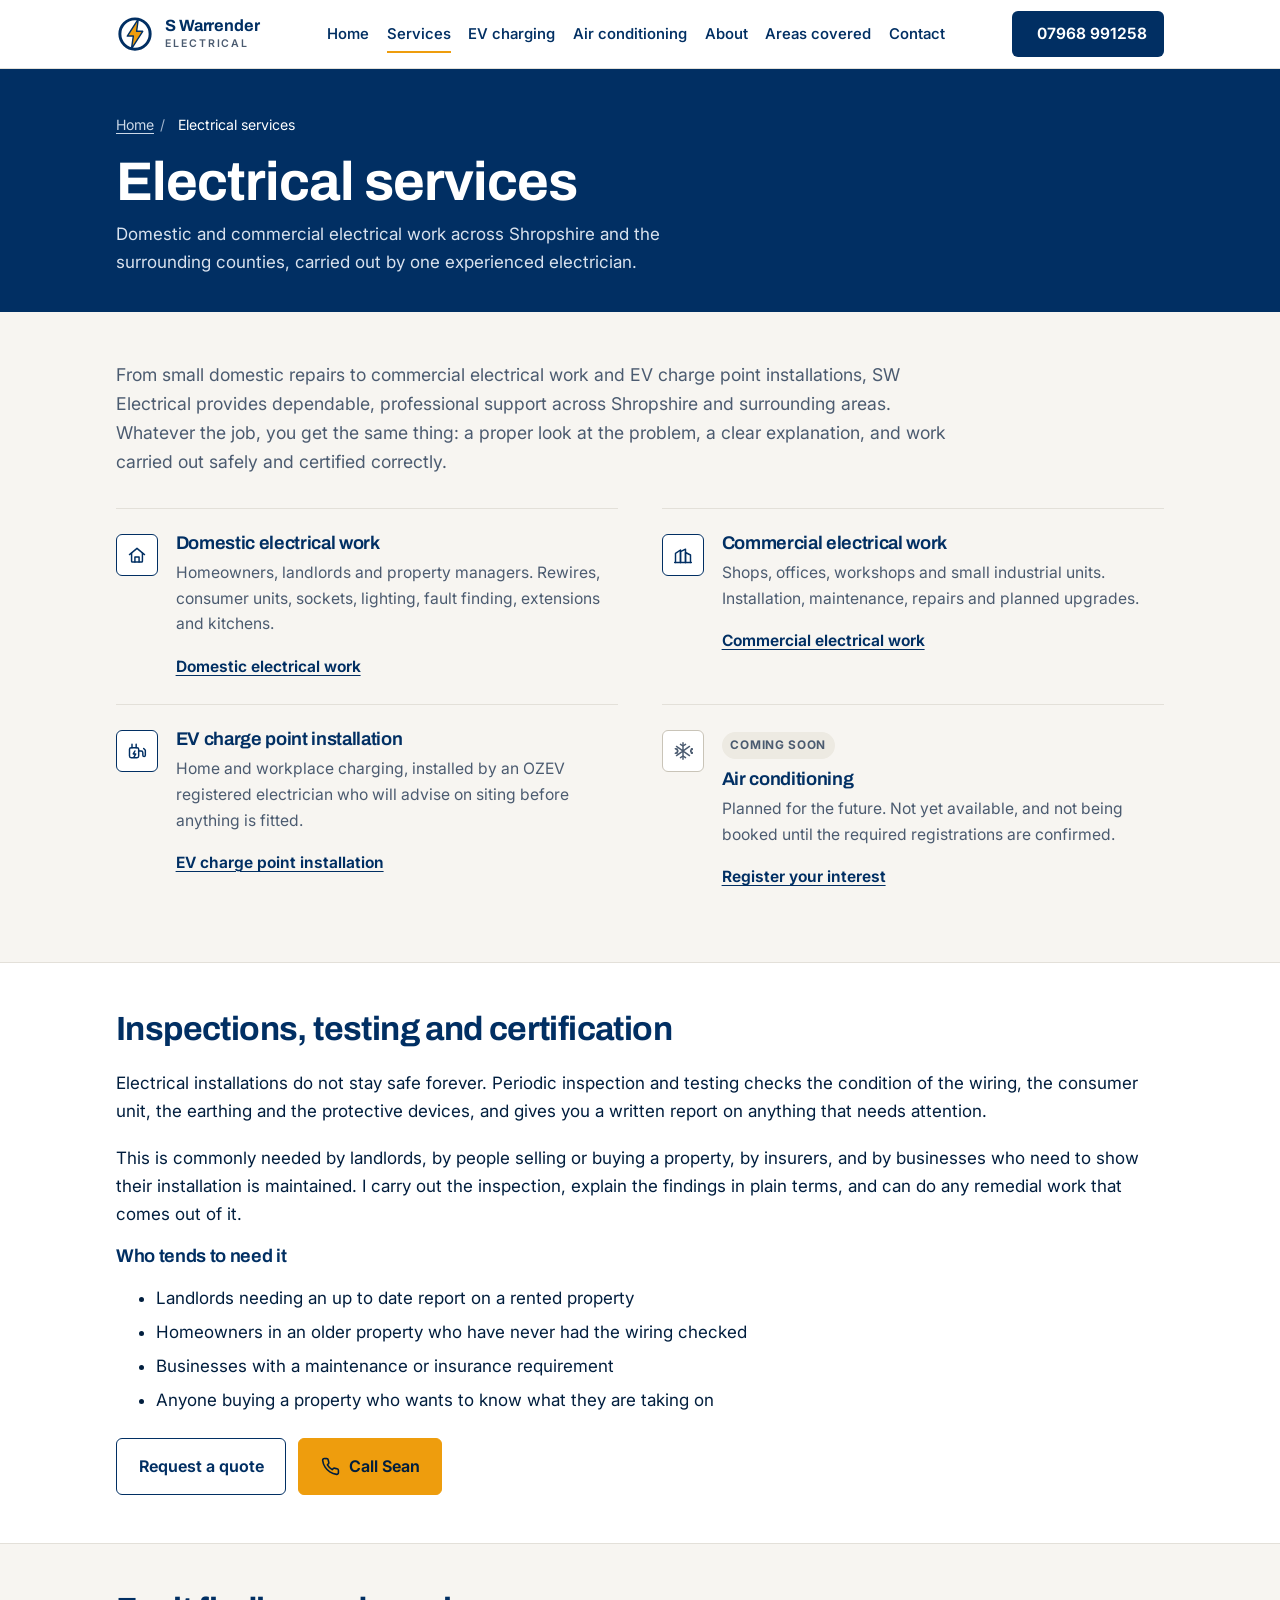
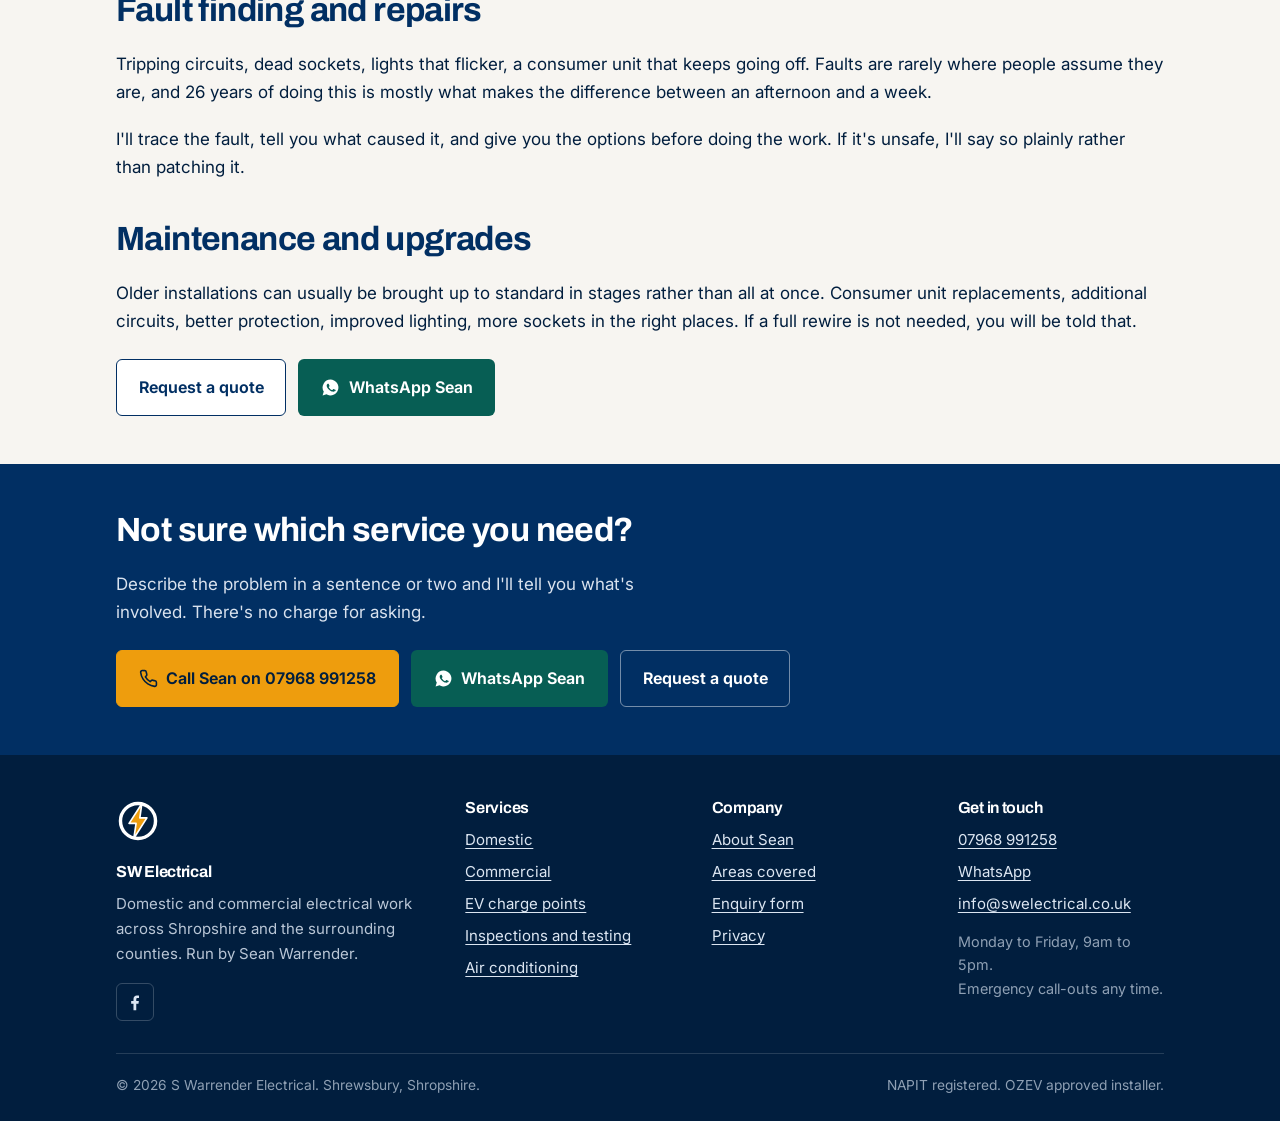
<file: services.html>
<!doctype html>
<html lang="en-GB">
<head>
<meta charset="utf-8">
<meta name="viewport" content="width=device-width, initial-scale=1">
<title>Electrical Services in Shropshire | SW Electrical</title>
<meta name="description" content="Electrical services across Shropshire: installations, fault finding, repairs, inspection and testing, upgrades and EV charge points. NAPIT registered.">
<link rel="canonical" href="https://swelectrical.co.uk/services">
<meta name="robots" content="index, follow, max-image-preview:large">
<meta property="og:type" content="website">
<meta property="og:site_name" content="SW Electrical">
<meta property="og:title" content="Electrical Services in Shropshire | SW Electrical">
<meta property="og:description" content="Electrical services across Shropshire: installations, fault finding, repairs, inspection and testing, upgrades and EV charge points. NAPIT registered.">
<meta property="og:url" content="https://swelectrical.co.uk/services">
<meta property="og:locale" content="en_GB">
<meta property="og:image" content="https://swelectrical.co.uk/assets/og-image.png">
<meta property="og:image:width" content="1200">
<meta property="og:image:height" content="630">
<meta property="og:image:alt" content="S Warrender Electrical. Domestic, commercial and EV charging. swelectrical.co.uk, 07968 991258.">
<meta name="twitter:card" content="summary_large_image">
<meta name="twitter:title" content="Electrical Services in Shropshire | SW Electrical">
<meta name="twitter:description" content="Electrical services across Shropshire: installations, fault finding, repairs, inspection and testing, upgrades and EV charge points. NAPIT registered.">
<meta name="twitter:image" content="https://swelectrical.co.uk/assets/og-image.png">
<meta name="theme-color" content="#012F63">
<link rel="icon" href="assets/logo-mark.svg" type="image/svg+xml">
<link rel="preconnect" href="https://fonts.googleapis.com">
<link rel="preconnect" href="https://fonts.gstatic.com" crossorigin>
<!-- Loaded without blocking first paint: the browser fetches this in the
     background and swaps it in once ready, so text renders immediately in
     a system font rather than every visitor waiting on a Google server
     before anything appears. Meaningful mainly on throttled mobile networks. -->
<link rel="preload" as="style" href="https://fonts.googleapis.com/css2?family=Archivo:wght@600;700&family=Inter:wght@400;500;600;700&display=swap" onload="this.onload=null;this.rel='stylesheet'">
<noscript><link rel="stylesheet" href="https://fonts.googleapis.com/css2?family=Archivo:wght@600;700&family=Inter:wght@400;500;600;700&display=swap"></noscript>
<link rel="stylesheet" href="assets/site.css?v=80">
<script type="application/ld+json">[{"@context":"https://schema.org","@type":"Service","serviceType":"Electrical services","description":"Domestic and commercial electrical installation, maintenance, inspection and repair across Shropshire.","url":"https://swelectrical.co.uk/services","provider":{"@id":"https://swelectrical.co.uk/#business"},"areaServed":{"@type":"AdministrativeArea","name":"Shropshire"},"audience":{"@type":"Audience","audienceType":"Homeowners, landlords, property managers and businesses"}},{"@context":"https://schema.org","@type":"BreadcrumbList","itemListElement":[{"@type":"ListItem","position":1,"name":"Home","item":"https://swelectrical.co.uk/"},{"@type":"ListItem","position":2,"name":"Electrical services","item":"https://swelectrical.co.uk/services"}]}]</script>
</head>
<body>
<a class="skip" href="#main">Skip to content</a>
<header class="site-head">
  <div class="wrap head-row">
    <a class="brand" href="/">
      <svg viewBox="0 0 64 64" aria-hidden="true" focusable="false"><circle cx="32" cy="32" r="25.5" fill="none" stroke="currentColor" stroke-width="5"/><path d="M37.5 7 19 35.5h10.2L26 57l19-29.5H34.7L37.5 7Z" fill="#EE9D0D" stroke="currentColor" stroke-width="2.4" stroke-linejoin="round"/></svg>
      <span class="brand-text">
        <span class="brand-name">S Warrender</span>
        <span class="brand-sub">ELECTRICAL</span>
      </span>
    </a>
    <button class="nav-toggle" type="button" aria-expanded="false" aria-controls="nav"><svg viewBox="0 0 24 24" fill="none" stroke="currentColor" stroke-width="2" stroke-linecap="round" aria-hidden="true"><path d="M3 6h18M3 12h18M3 18h18"/></svg>Menu</button>
    <nav id="nav" aria-label="Main"><ul><li><a href="/">Home</a></li><li><a href="/services" aria-current="page">Services</a></li><li><a href="/ev-charging">EV charging</a></li><li><a href="/air-conditioning">Air conditioning</a></li><li><a href="/about">About</a></li><li><a href="/areas-covered">Areas covered</a></li><li><a href="/contact">Contact</a></li></ul></nav>
    <a class="nav-cta" href="tel:+447968991258" data-tel><svg viewBox="0 0 24 24" fill="none" stroke="currentColor" stroke-width="2" stroke-linecap="round" stroke-linejoin="round" aria-hidden="true"><path d="M22 16.9v3a2 2 0 0 1-2.2 2 19.8 19.8 0 0 1-8.6-3.1 19.5 19.5 0 0 1-6-6A19.8 19.8 0 0 1 2.1 4.2 2 2 0 0 1 4.1 2h3a2 2 0 0 1 2 1.7c.1 1 .4 1.9.7 2.8a2 2 0 0 1-.5 2.1L8.1 9.9a16 16 0 0 0 6 6l1.3-1.2a2 2 0 0 1 2.1-.5c.9.3 1.8.6 2.8.7a2 2 0 0 1 1.7 2Z"/></svg><span data-tel-text>07968 991258</span></a>
  </div>
</header>
<main id="main">

<section class="banner"><div class="wrap"><nav class="crumbs" aria-label="Breadcrumb"><a href="/">Home</a><span aria-hidden="true">/</span><span aria-current="page">Electrical services</span></nav><h1>Electrical services</h1><p>Domestic and commercial electrical work across Shropshire and the surrounding counties, carried out by one experienced electrician.</p></div></section>

<section class="section">
  <div class="wrap">
    <p class="lead-in">From small domestic repairs to commercial electrical work and EV charge point installations, SW Electrical provides dependable, professional support across Shropshire and surrounding areas. Whatever the job, you get the same thing: a proper look at the problem, a clear explanation, and work carried out safely and certified correctly.</p>
    <div class="services" style="margin-top:2rem">
      <div class="service">
        <span class="service-icon"><svg viewBox="0 0 24 24" fill="none" stroke="currentColor" stroke-width="1.75" stroke-linecap="round" stroke-linejoin="round" aria-hidden="true"><path d="M3 11.5 12 4l9 7.5"/><path d="M5.5 10v9.5a1 1 0 0 0 1 1h11a1 1 0 0 0 1-1V10"/><path d="M9.5 20.5v-6h5v6"/></svg></span>
        <div>
        <h2>Domestic electrical work</h2>
        <p>Homeowners, landlords and property managers. Rewires, consumer units, sockets, lighting, fault finding, extensions and kitchens.</p>
        <a class="more" href="/domestic-electrician">Domestic electrical work</a>
        </div>
      </div>
      <div class="service">
        <span class="service-icon"><svg viewBox="0 0 24 24" fill="none" stroke="currentColor" stroke-width="1.75" stroke-linecap="round" stroke-linejoin="round" aria-hidden="true"><path d="M3 21V10l6-4v15"/><path d="M9 21V8l6-3v16"/><path d="M15 21V9l6 3v9"/><path d="M2 21h20"/></svg></span>
        <div>
        <h2>Commercial electrical work</h2>
        <p>Shops, offices, workshops and small industrial units. Installation, maintenance, repairs and planned upgrades.</p>
        <a class="more" href="/commercial-electrician">Commercial electrical work</a>
        </div>
      </div>
      <div class="service">
        <span class="service-icon"><svg viewBox="0 0 24 24" fill="none" stroke="currentColor" stroke-width="1.75" stroke-linecap="round" stroke-linejoin="round" aria-hidden="true"><rect x="3" y="8" width="11" height="12" rx="2"/><path d="M6 8V4M11 8V4"/><path d="m9.5 12-2 3.5h3L8.5 19"/><path d="M14 12h3a2 2 0 0 1 2 2v3a1.5 1.5 0 0 0 3 0v-6l-2-2"/></svg></span>
        <div>
        <h2>EV charge point installation</h2>
        <p>Home and workplace charging, installed by an OZEV registered electrician who will advise on siting before anything is fitted.</p>
        <a class="more" href="/ev-charging">EV charge point installation</a>
        </div>
      </div>
      <div class="service soon">
        <span class="service-icon"><svg viewBox="0 0 24 24" fill="none" stroke="currentColor" stroke-width="1.75" stroke-linecap="round" stroke-linejoin="round" aria-hidden="true"><path d="M12 2v20M4.2 6.5l15.6 11M19.8 6.5 4.2 17.5"/><path d="m9 4 3 2 3-2M9 20l3-2 3 2M4.8 9.3l1 3.5-3 2M22.2 9.3l-1 3.5 3 2M4.8 14.7l1-3.5-3-2M22.2 14.7l-1-3.5 3-2"/></svg></span>
        <div>
        <span class="tag">COMING SOON</span>
        <h2>Air conditioning</h2>
        <p>Planned for the future. Not yet available, and not being booked until the required registrations are confirmed.</p>
        <a class="more" href="/air-conditioning">Register your interest</a>
        </div>
      </div>
    </div>
  </div>
</section>

<section class="section section-alt" id="inspections">
  <div class="wrap narrow">
    <h2>Inspections, testing and certification</h2>
    <p>Electrical installations do not stay safe forever. Periodic inspection and testing checks the condition of the wiring, the consumer unit, the earthing and the protective devices, and gives you a written report on anything that needs attention.</p>
    <p>This is commonly needed by landlords, by people selling or buying a property, by insurers, and by businesses who need to show their installation is maintained. I carry out the inspection, explain the findings in plain terms, and can do any remedial work that comes out of it.</p>
    <h3>Who tends to need it</h3>
    <ul>
      <li>Landlords needing an up to date report on a rented property</li>
      <li>Homeowners in an older property who have never had the wiring checked</li>
      <li>Businesses with a maintenance or insurance requirement</li>
      <li>Anyone buying a property who wants to know what they are taking on</li>
    </ul>
    <div class="btn-row"><a class="btn btn-outline" href="/contact">Request a quote</a><a class="btn btn-primary" href="tel:+447968991258" data-tel><svg viewBox="0 0 24 24" fill="none" stroke="currentColor" stroke-width="2" stroke-linecap="round" stroke-linejoin="round" aria-hidden="true"><path d="M22 16.9v3a2 2 0 0 1-2.2 2 19.8 19.8 0 0 1-8.6-3.1 19.5 19.5 0 0 1-6-6A19.8 19.8 0 0 1 2.1 4.2 2 2 0 0 1 4.1 2h3a2 2 0 0 1 2 1.7c.1 1 .4 1.9.7 2.8a2 2 0 0 1-.5 2.1L8.1 9.9a16 16 0 0 0 6 6l1.3-1.2a2 2 0 0 1 2.1-.5c.9.3 1.8.6 2.8.7a2 2 0 0 1 1.7 2Z"/></svg>Call Sean</a></div>
  </div>
</section>

<section class="section" id="repairs">
  <div class="wrap narrow">
    <h2>Fault finding and repairs</h2>
    <p>Tripping circuits, dead sockets, lights that flicker, a consumer unit that keeps going off. Faults are rarely where people assume they are, and 26 years of doing this is mostly what makes the difference between an afternoon and a week.</p>
    <p>I'll trace the fault, tell you what caused it, and give you the options before doing the work. If it's unsafe, I'll say so plainly rather than patching it.</p>
    <h2 style="margin-top:2.5rem">Maintenance and upgrades</h2>
    <p>Older installations can usually be brought up to standard in stages rather than all at once. Consumer unit replacements, additional circuits, better protection, improved lighting, more sockets in the right places. If a full rewire is not needed, you will be told that.</p>
    <div class="btn-row"><a class="btn btn-outline" href="/contact">Request a quote</a><a class="btn btn-wa" href="https://wa.me/447968991258?text=Hi%20Sean%2C%20I'd%20like%20a%20quote%20for%20some%20electrical%20work." data-wa rel="noopener"><svg viewBox="0 0 24 24" fill="currentColor" aria-hidden="true"><path d="M12 2a10 10 0 0 0-8.5 15.2L2 22l4.9-1.4A10 10 0 1 0 12 2Zm5.6 14.1c-.2.6-1.2 1.2-1.7 1.2-.5.1-1 .1-1.6-.1-.4-.1-.9-.3-1.5-.6-2.7-1.2-4.4-3.9-4.5-4.1-.1-.2-1.1-1.4-1.1-2.7s.7-1.9.9-2.2c.2-.2.5-.3.7-.3h.5c.2 0 .4 0 .6.5l.8 2c.1.2.1.3 0 .5l-.3.5-.4.4c-.1.1-.3.3-.1.6.2.3.7 1.2 1.6 2 1.1.9 2 1.2 2.3 1.4.3.1.4.1.6-.1l.9-1c.2-.2.3-.2.6-.1l2 .9c.3.1.5.2.5.3.1.2.1.7-.1 1.4Z"/></svg>WhatsApp Sean</a></div>
  </div>
</section>

<section class="cta-band">
  <div class="wrap">
    <h2>Not sure which service you need?</h2>
    <p>Describe the problem in a sentence or two and I'll tell you what's involved. There's no charge for asking.</p>
    <div class="btn-row"><a class="btn btn-primary" href="tel:+447968991258" data-tel><svg viewBox="0 0 24 24" fill="none" stroke="currentColor" stroke-width="2" stroke-linecap="round" stroke-linejoin="round" aria-hidden="true"><path d="M22 16.9v3a2 2 0 0 1-2.2 2 19.8 19.8 0 0 1-8.6-3.1 19.5 19.5 0 0 1-6-6A19.8 19.8 0 0 1 2.1 4.2 2 2 0 0 1 4.1 2h3a2 2 0 0 1 2 1.7c.1 1 .4 1.9.7 2.8a2 2 0 0 1-.5 2.1L8.1 9.9a16 16 0 0 0 6 6l1.3-1.2a2 2 0 0 1 2.1-.5c.9.3 1.8.6 2.8.7a2 2 0 0 1 1.7 2Z"/></svg><span>Call Sean on <span data-tel-text>07968 991258</span></span></a><a class="btn btn-wa" href="https://wa.me/447968991258?text=Hi%20Sean%2C%20I'd%20like%20a%20quote%20for%20some%20electrical%20work." data-wa rel="noopener"><svg viewBox="0 0 24 24" fill="currentColor" aria-hidden="true"><path d="M12 2a10 10 0 0 0-8.5 15.2L2 22l4.9-1.4A10 10 0 1 0 12 2Zm5.6 14.1c-.2.6-1.2 1.2-1.7 1.2-.5.1-1 .1-1.6-.1-.4-.1-.9-.3-1.5-.6-2.7-1.2-4.4-3.9-4.5-4.1-.1-.2-1.1-1.4-1.1-2.7s.7-1.9.9-2.2c.2-.2.5-.3.7-.3h.5c.2 0 .4 0 .6.5l.8 2c.1.2.1.3 0 .5l-.3.5-.4.4c-.1.1-.3.3-.1.6.2.3.7 1.2 1.6 2 1.1.9 2 1.2 2.3 1.4.3.1.4.1.6-.1l.9-1c.2-.2.3-.2.6-.1l2 .9c.3.1.5.2.5.3.1.2.1.7-.1 1.4Z"/></svg>WhatsApp Sean</a><a class="btn btn-ghost" href="/contact">Request a quote</a></div>
  </div>
</section>

</main>
<footer class="site-foot">
  <div class="wrap">
    <div class="foot-grid">
      <div class="foot-brand">
        <span class="foot-logo"><svg viewBox="0 0 64 64" aria-hidden="true" focusable="false"><circle cx="32" cy="32" r="25.5" fill="none" stroke="currentColor" stroke-width="5"/><path d="M37.5 7 19 35.5h10.2L26 57l19-29.5H34.7L37.5 7Z" fill="#EE9D0D" stroke="currentColor" stroke-width="2.4" stroke-linejoin="round"/></svg></span>
        <h2>SW Electrical</h2>
        <p>Domestic and commercial electrical work across Shropshire and the surrounding counties. Run by Sean Warrender.</p>
        <ul class="foot-social" hidden data-facebook-item>
          <li><a href="#" data-facebook rel="noopener" target="_blank" aria-label="SW Electrical on Facebook"><svg viewBox="0 0 24 24" fill="currentColor" aria-hidden="true"><path d="M13.5 22v-8h2.7l.4-3.2h-3.1V8.8c0-.9.3-1.6 1.6-1.6h1.7V4.4c-.3 0-1.3-.1-2.5-.1-2.5 0-4.1 1.5-4.1 4.2v2.3H7.4V14h2.8v8h3.3Z"/></svg></a></li>
        </ul>
      </div>
      <div>
        <h3>Services</h3>
        <ul>
          <li><a href="/domestic-electrician">Domestic</a></li>
          <li><a href="/commercial-electrician">Commercial</a></li>
          <li><a href="/ev-charging">EV charge points</a></li>
          <li><a href="/services#inspections">Inspections and testing</a></li>
          <li><a href="/air-conditioning">Air conditioning</a></li>
        </ul>
      </div>
      <div>
        <h3>Company</h3>
        <ul>
          <li><a href="/about">About Sean</a></li>
          <li><a href="/areas-covered">Areas covered</a></li>
          <li><a href="/contact">Enquiry form</a></li>
          <li><a href="/privacy">Privacy</a></li>
        </ul>
      </div>
      <div>
        <h3>Get in touch</h3>
        <ul>
          <li><a href="tel:+447968991258" data-tel><span data-tel-text>07968 991258</span></a></li>
          <li><a href="https://wa.me/447968991258?text=Hi%20Sean%2C%20I'd%20like%20a%20quote%20for%20some%20electrical%20work." data-wa rel="noopener">WhatsApp</a></li>
          <li><a href="mailto:info@swelectrical.co.uk" data-email><span data-email-text>info@swelectrical.co.uk</span></a></li>
        </ul>
        <p class="small foot-hours">Monday to Friday, 9am to 5pm.<br>Emergency call-outs any time.</p>
      </div>
    </div>
    <div class="foot-bottom">
      <span>&copy; 2026 S Warrender Electrical. Shrewsbury, Shropshire.</span>
      <span>NAPIT registered. OZEV approved installer.</span>
    </div>
  </div>
</footer>
<div class="action-bar">
  <a href="tel:+447968991258" data-tel><svg viewBox="0 0 24 24" fill="none" stroke="currentColor" stroke-width="2" stroke-linecap="round" stroke-linejoin="round" aria-hidden="true"><path d="M22 16.9v3a2 2 0 0 1-2.2 2 19.8 19.8 0 0 1-8.6-3.1 19.5 19.5 0 0 1-6-6A19.8 19.8 0 0 1 2.1 4.2 2 2 0 0 1 4.1 2h3a2 2 0 0 1 2 1.7c.1 1 .4 1.9.7 2.8a2 2 0 0 1-.5 2.1L8.1 9.9a16 16 0 0 0 6 6l1.3-1.2a2 2 0 0 1 2.1-.5c.9.3 1.8.6 2.8.7a2 2 0 0 1 1.7 2Z"/></svg>Call Sean</a>
  <a class="wa" href="https://wa.me/447968991258?text=Hi%20Sean%2C%20I'd%20like%20a%20quote%20for%20some%20electrical%20work." data-wa rel="noopener"><svg viewBox="0 0 24 24" fill="currentColor" aria-hidden="true"><path d="M12 2a10 10 0 0 0-8.5 15.2L2 22l4.9-1.4A10 10 0 1 0 12 2Zm5.6 14.1c-.2.6-1.2 1.2-1.7 1.2-.5.1-1 .1-1.6-.1-.4-.1-.9-.3-1.5-.6-2.7-1.2-4.4-3.9-4.5-4.1-.1-.2-1.1-1.4-1.1-2.7s.7-1.9.9-2.2c.2-.2.5-.3.7-.3h.5c.2 0 .4 0 .6.5l.8 2c.1.2.1.3 0 .5l-.3.5-.4.4c-.1.1-.3.3-.1.6.2.3.7 1.2 1.6 2 1.1.9 2 1.2 2.3 1.4.3.1.4.1.6-.1l.9-1c.2-.2.3-.2.6-.1l2 .9c.3.1.5.2.5.3.1.2.1.7-.1 1.4Z"/></svg>WhatsApp</a>
</div>
<script src="assets/config.js?v=80" defer></script>
<script src="assets/site.js?v=80" defer></script>
</body>
</html>
</file>
<file: assets/site.css>
/* ==========================================================================
   SW Electrical — site.css
   Palette direction A ("Navy & Brass") is active.
   To switch direction, replace the :root colour block with one of the
   alternates at the bottom of this file. Nothing else needs to change.
   ========================================================================== */

:root{
  /* Colour — matched to the business card / brand pack palette.
     Derived tones keep the same lightness relationship to the base that
     the previous navy palette had, so contrast behaviour is unchanged. */
  --ink:      #011E3E;   /* body text, deepest tone */
  --navy:     #012F63;   /* primary brand surface */
  --navy-lo:  #01438E;   /* hover / secondary navy */
  --brass:    #EE9D0D;   /* accent: rules, marks, icons */
  --brass-lo: #F3A720;   /* accent on dark backgrounds */
  --paper:    #F7F5F1;   /* page background */
  --white:    #FFFFFF;
  --slate:    #4B5B70;   /* secondary text */
  --line:     #E3E0D9;   /* hairlines */
  --green:    #075E54;   /* WhatsApp action — WhatsApp's own darker brand teal, chosen over the brighter #128C7E for contrast: white text on that lighter green was ~4.1:1, just under the 4.5:1 WCAG AA needs */
  --green-lo: #054F46;

  /* Type */
  --font-display: "Archivo", "Inter", system-ui, -apple-system, "Segoe UI", sans-serif;
  --font-body: "Inter", system-ui, -apple-system, "Segoe UI", sans-serif;

  /* Rhythm */
  --gutter: 1.25rem;
  --max: 68rem;
  --radius: 6px;
}

*,*::before,*::after{ box-sizing:border-box; }

html{ -webkit-text-size-adjust:100%; scroll-behavior:smooth; }
@media (prefers-reduced-motion: reduce){ html{ scroll-behavior:auto; } }

body{
  margin:0;
  background:var(--paper);
  color:var(--ink);
  font-family:var(--font-body);
  font-size:1.0625rem;
  line-height:1.65;
  -webkit-font-smoothing:antialiased;
  padding-bottom:4.5rem; /* room for mobile action bar */
}
@media (min-width:900px){ body{ padding-bottom:0; } }

img{ max-width:100%; height:auto; display:block; }

h1,h2,h3,h4{
  font-family:var(--font-display);
  color:var(--navy);
  line-height:1.12;
  letter-spacing:-0.018em;
  margin:0 0 .6em;
  text-wrap:balance;
}
h1{ font-size:clamp(2.1rem, 6vw, 3.4rem); font-weight:700; }
h2{ font-size:clamp(1.5rem, 3.6vw, 2.1rem); font-weight:700; }
h3{ font-size:1.15rem; font-weight:650; }
p{ margin:0 0 1.1em; max-width:78ch; }
ul,ol{ max-width:78ch; }
li{ margin-bottom:.35em; }

a{ color:var(--navy); text-decoration-thickness:1px; text-underline-offset:3px; }
a:hover{ color:var(--navy-lo); }

:focus-visible{
  outline:3px solid var(--brass);
  outline-offset:2px;
  border-radius:2px;
}

.skip{
  position:absolute; left:-9999px; top:0; z-index:200;
  background:var(--navy); color:#fff; padding:.75rem 1rem;
}
.skip:focus{ left:.5rem; top:.5rem; }

.wrap{ width:100%; max-width:var(--max); margin-inline:auto; padding-inline:var(--gutter); }
/* Text-heavy pages: constrain the whole column, not just paragraphs, so
   headings, rules, notices and body copy share one consistent measure.
   Letting the container run full width while paragraphs stop at 62ch left
   a large empty gutter on the right and made pages look unbalanced.
   Wide elements (grids, carousels, maps) opt back out via .full-bleed. */
.narrow{ max-width:var(--max); }
.narrow p, .narrow ul, .narrow ol{ max-width:none; }

/* ---------- Header ---------- */
.site-head{
  background:var(--white);
  border-bottom:1px solid var(--line);
  position:sticky; top:0; z-index:100;
}
.head-row{
  display:flex; align-items:center; justify-content:space-between;
  flex-wrap:wrap; gap:1rem; min-height:4.25rem;
}
.brand{ display:flex; align-items:center; gap:.7rem; text-decoration:none; color:var(--navy); }
.brand svg{ width:38px; height:38px; flex:none; }
.brand-text{ display:flex; flex-direction:column; line-height:1; }
.brand-name{
  font-family:var(--font-display); font-weight:700; font-size:1.02rem;
  color:var(--navy); letter-spacing:-0.01em;
}
.brand-sub{
  font-size:.66rem; letter-spacing:.18em; color:var(--slate);
  font-weight:600; margin-top:.28rem;
}

.nav-toggle{
  display:inline-flex; align-items:center; gap:.5rem;
  background:none; border:1px solid var(--line); border-radius:var(--radius);
  padding:.55rem .8rem; font:inherit; font-size:.95rem; font-weight:600;
  color:var(--navy); cursor:pointer;
}
.nav-toggle svg{ width:18px; height:18px; }

#nav{ display:none; flex-basis:100%; }
#nav.open{ display:block; }
#nav ul{
  list-style:none; margin:0; padding:0 0 1rem;
  border-top:1px solid var(--line);
}
#nav li{ margin:0; }
#nav a{
  display:block; padding:.85rem .1rem; text-decoration:none;
  font-weight:550; border-bottom:1px solid var(--line);
}
#nav a[aria-current="page"]{ color:var(--navy); box-shadow:inset 3px 0 0 var(--brass); padding-left:.8rem; }
.nav-cta{ display:none; }

@media (min-width:900px){
  .nav-toggle{ display:none; }
  #nav{ display:block !important; flex-basis:auto; min-width:0; }
  .head-row{ flex-wrap:nowrap; }
  #nav ul{
    display:flex; gap:1.1rem; border:0; padding:0;
    flex-wrap:nowrap;
  }
  #nav li{ flex:0 0 auto; }
  #nav a{
    white-space:nowrap; border:0; padding:.4rem 0;
    font-size:.93rem; display:inline-block;
  }
  #nav a[aria-current="page"]{ box-shadow:inset 0 -2px 0 var(--brass); padding-left:0; }
  .nav-cta{
    white-space:nowrap; flex:0 0 auto;
    display:inline-flex; align-items:center; gap:.5rem;
    background:var(--navy); color:#fff; text-decoration:none;
    padding:.65rem 1.05rem; border-radius:var(--radius); font-weight:650; font-size:.97rem;
  }
  .nav-cta:hover{ background:var(--navy-lo); color:#fff; }
}

/* ---------- Buttons ---------- */
.btn{
  display:inline-flex; align-items:center; justify-content:center; gap:.55rem;
  font-family:var(--font-body); font-weight:650; font-size:1rem;
  padding:.9rem 1.35rem; border-radius:var(--radius); border:1px solid transparent;
  text-decoration:none; cursor:pointer; min-height:48px;
}
.btn svg{ width:19px; height:19px; flex:none; }
.btn-primary{ background:var(--brass); color:var(--ink); border-color:var(--brass); }
.btn-primary:hover{ background:var(--brass-lo); color:var(--ink); }
.btn-navy{ background:var(--navy); color:#fff; }
.btn-navy:hover{ background:var(--navy-lo); color:#fff; }
.btn-wa{ background:var(--green); color:#fff; }
.btn-wa:hover{ background:var(--green-lo); color:#fff; }
.btn-ghost{ background:transparent; color:#fff; border-color:rgba(255,255,255,.45); }
.btn-ghost:hover{ background:rgba(255,255,255,.1); color:#fff; }
.btn-outline{ background:var(--white); color:var(--navy); border-color:var(--navy); }
.btn-outline:hover{ background:var(--navy); color:#fff; }
.btn-row{ display:flex; flex-wrap:wrap; gap:.75rem; margin:1.5rem 0 0; }

/* ---------- Hero ---------- */
.hero{
  background:
    radial-gradient(115% 90% at 12% -10%, #024DA2 0%, rgba(2,77,162,0) 60%),
    linear-gradient(160deg, #013876 0%, #012F63 45%, #01254D 100%);
  color:#fff;
  padding:3.25rem 0 2.25rem;
  position:relative;
  overflow:hidden;
}
.hero::before{
  content:""; position:absolute; inset:0; pointer-events:none;
  background-image:
    linear-gradient(to right, rgba(255,255,255,.045) 1px, transparent 1px),
    linear-gradient(to bottom, rgba(255,255,255,.045) 1px, transparent 1px);
  background-size:64px 64px;
  mask-image:radial-gradient(90% 70% at 60% 30%, #000 0%, transparent 75%);
  -webkit-mask-image:radial-gradient(90% 70% at 60% 30%, #000 0%, transparent 75%);
}
.hero .wrap{ position:relative; z-index:1; }
/* Decorative logo mark bled off the right edge of the hero. Sits above the
   background gradient but below the grid overlay (::before) and all content,
   so it reads as texture rather than a second logo. Hidden below 900px:
   the hero text runs full width on mobile, so a watermark behind it would
   only cost contrast. */
.hero-mark{
  display:none;
  position:absolute; right:-18%; top:50%; transform:translateY(-50%);
  height:110%; width:auto;
  color:#fff; opacity:.06;
  pointer-events:none; z-index:0;
}
@media (min-width:900px){ .hero-mark{ display:block; } }
.hero::after{
  content:""; position:absolute; inset:auto 0 0 0; height:3px;
  background:var(--brass); opacity:.85;
}
.hero h1{ color:#fff; }
.hero .eyebrow{
  display:inline-flex; align-items:center; gap:.6rem;
  color:var(--brass-lo); font-weight:650; font-size:.95rem; margin-bottom:1rem;
}
.hero .eyebrow::before{ content:""; width:26px; height:2px; background:var(--brass); }
.hero p.lede{ color:#D9E2EE; font-size:1.13rem; max-width:44ch; }
.hero-inner{ padding-bottom:2.5rem; }
@media (min-width:900px){ .hero-inner{ padding-bottom:3.25rem; } .hero .lede{ max-width:52ch; } }

.trust{
  list-style:none; padding:0; max-width:none;
  display:grid; grid-template-columns:1fr;
  gap:1px;
  background:rgba(255,255,255,.10);
  border:1px solid rgba(255,255,255,.10);
  border-radius:var(--radius);
  overflow:hidden;
  margin:2rem 0 0;
}
.trust li{
  margin:0; padding:.95rem 1rem;
  background:rgba(255,255,255,.018);
  transition:background .18s ease;
  /* Mobile: icon on the left, text stacked beside it. Compact, no stretch. */
  display:grid;
  grid-template-columns:auto 1fr;
  column-gap:.85rem;
  align-items:center;
}
.trust li:hover{ background:rgba(255,255,255,.055); }
.trust-icon{
  display:inline-flex; align-items:center; justify-content:center;
  width:34px; height:34px;
  grid-row:1 / span 2;
  border-radius:8px;
  background:rgba(229,161,28,.14);
  color:var(--brass-lo);
}
.trust-icon svg{ width:19px; height:19px; }
.trust strong{
  display:block; color:#fff; font-family:var(--font-display);
  font-size:1rem; letter-spacing:-.012em; line-height:1.2;
  grid-column:2; margin-bottom:.12rem;
}
.trust-label{ color:#93A7BF; font-size:.86rem; line-height:1.35; grid-column:2; }

@media (min-width:760px){
  .hero{ padding-top:4.5rem; padding-bottom:3rem; }
  .trust{ grid-template-columns:repeat(5,1fr); }
  .trust li{
    display:flex; flex-direction:column; align-items:center;
    text-align:center;
    padding:1.4rem 1rem 1.45rem;
  }
  .trust-icon{ margin-bottom:.75rem; }
  .trust strong{ font-size:1.05rem; }
  .trust-label{ margin-top:auto; padding-top:.3rem; }
}

/* Page banner (interior pages) */
.banner{ background:var(--navy); color:#fff; padding:2.75rem 0 2.25rem; }
.banner h1{ color:#fff; margin-bottom:.4rem; }
.banner p{ color:#D9E2EE; max-width:52ch; margin:0; }
.crumbs{ font-size:.88rem; color:#9FB3CC; margin-bottom:1rem; }
.crumbs a{ color:#CBD8E8; }
.crumbs span{ padding:0 .4rem; }
.crumbs [aria-current="page"]{ color:#fff; }

/* ---------- Sections ---------- */
.section{ padding:3rem 0; }
.section-alt{ background:var(--white); border-block:1px solid var(--line); }
.section-dark{
  background:linear-gradient(165deg, #01254D 0%, #011E3E 100%);
  color:#C3D0E0;
}
.section-dark h2{ color:#fff; }
.section-dark .section-head p{ color:#9FB0C4; }
.section-dark .reasons strong{ color:#fff; }
.section-dark .reasons span{ color:#9FB0C4; }
.section-dark a{ color:var(--brass-lo); }
.section-head{ margin-bottom:1.75rem; padding-top:.9rem; border-top:3px solid var(--brass); display:inline-block; }
.section-dark .section-head{ border-top-color:var(--brass); }
/* The COMING SOON badge is styled for light backgrounds by default —
   on a dark section it needs an inverted treatment to stay legible. */
.section-dark .tag{ background:rgba(255,255,255,.12); color:#D9E2EE; }
.section-head p{ color:var(--slate); }

/* Service list: an index of what's covered, styled like the circuit
   directory inside a distribution board rather than a boxed card kit.
   Each entry gets a top rule; no per-item border, radius or shadow. */
.services{ display:grid; gap:0; }
@media (min-width:720px){ .services{ grid-template-columns:1fr 1fr; column-gap:2.75rem; } }
.service{
  display:flex; gap:1.1rem; align-items:flex-start;
  padding:1.5rem 0;
  border-top:1px solid var(--line);
}
.service-icon{
  flex:none; width:42px; height:42px; margin-top:.1rem;
  display:flex; align-items:center; justify-content:center;
  border:1.5px solid var(--navy); border-radius:6px;
  color:var(--navy); background:var(--white);
}
.service-icon svg{ width:20px; height:20px; }
.service h3, .service h2{ margin-bottom:.4rem; }
/* Where a card or callout is a page's first-level section (e.g. the four
   cards on the services hub) its title is an h2 for a correct heading
   outline, but keeps the h3 visual size so nothing changes on screen. */
.service h2, .notice h2{ font-size:1.15rem; font-weight:650; }
.service p{ color:var(--slate); font-size:.98rem; margin-bottom:.9rem; }
.service a.more{ font-weight:650; font-size:.97rem; }
.service.soon .service-icon{ border-color:#C9C4B8; color:var(--slate); }

.tag{
  display:inline-block; font-size:.74rem; font-weight:700; letter-spacing:.06em;
  background:#EDEAE2; color:var(--slate); padding:.25rem .55rem; border-radius:100px;
  margin-bottom:.6rem;

}

/* Why-choose list */
.reasons{ list-style:none; padding:0; display:grid; gap:1.1rem; max-width:none; }
@media (min-width:720px){ .reasons{ grid-template-columns:1fr 1fr; gap:1.1rem 2.5rem; } }
.reasons li{ padding-left:2.1rem; position:relative; margin:0; }
.reasons li svg{ position:absolute; left:0; top:.2rem; width:22px; height:22px; }
.reasons strong{ display:block; color:var(--navy); font-family:var(--font-display); }
.reasons span{ color:var(--slate); font-size:.97rem; }

/* Gallery placeholder */
.gallery{ display:grid; gap:1rem; grid-template-columns:repeat(2,1fr); }
@media (min-width:720px){ .gallery{ grid-template-columns:repeat(3,1fr); } }
.shot{
  aspect-ratio:4/3; border:1px dashed #C9C4B8; border-radius:var(--radius);
  background:#EFECE5; display:flex; align-items:center; justify-content:center;
  text-align:center; color:var(--slate); font-size:.86rem; padding:1rem;
}

/* Reviews */
.reviews{ display:grid; gap:1rem; }
@media (min-width:720px){ .reviews{ grid-template-columns:repeat(3,1fr); } }
.review{
  background:var(--white); border:1px solid var(--line); border-radius:var(--radius);
  padding:1.2rem; color:var(--slate); font-size:.95rem;
}
.stars{ color:#C9C4B8; letter-spacing:.15em; margin-bottom:.5rem; }

/* Coverage */
.coverage{ display:grid; gap:1.5rem; }
@media (min-width:820px){ .coverage{ grid-template-columns:1.1fr .9fr; align-items:start; } }
/* "At a glance" card on the About page. Sits in the right-hand column of
   the .coverage grid, sticky on desktop so it stays alongside the prose. */
.glance{
  background:var(--white); border:1px solid var(--line); border-radius:var(--radius);
  padding:1.35rem 1.5rem 1.5rem; align-self:start;
}
@media (min-width:820px){ .glance{ position:sticky; top:5.5rem; } }
.glance-title{
  font-family:var(--font-display); font-weight:700; font-size:1.05rem;
  color:var(--navy); margin:0 0 1rem;
  padding-top:.6rem; border-top:3px solid var(--brass); display:inline-block;
}
.glance dl{ margin:0; display:grid; gap:.85rem; }
.glance dl > div{ margin:0; }
.glance dt{ font-weight:650; color:var(--navy); font-size:.9rem; margin-bottom:.15rem; }
.glance dd{ margin:0; color:var(--slate); font-size:.95rem; line-height:1.5; }
.coverage-map{
  border:1px solid var(--line); border-radius:var(--radius);
  overflow:hidden; background:#EFECE5; width:100%;
}
/* Shown in place of the map when Google Maps fails to load. The section
   must still tell a visitor the service area rather than showing a blank
   box or Google's own grey error panel. */
.coverage-map-fallback{
  background:var(--white); padding:1.5rem; height:auto;
  display:flex; flex-direction:column; justify-content:center;
  min-height:230px; color:var(--slate); font-size:.95rem;
}
.coverage-map-fallback p{ margin:0 0 .75rem; max-width:none; }
.coverage-map-fallback p:last-child{ margin-bottom:0; }
.coverage-fallback-title{
  font-family:var(--font-display); font-weight:700;
  color:var(--navy); font-size:1.05rem;
  padding-top:.6rem; border-top:3px solid var(--brass);
  display:inline-block; align-self:flex-start;
}
.towns{ list-style:none; padding:0; display:flex; flex-wrap:wrap; gap:.5rem; max-width:none; }
.towns li{
  margin:0; background:var(--white); border:1px solid var(--line);
  border-radius:100px; padding:.35rem .8rem; font-size:.9rem; color:var(--slate);
}

/* CTA band */
.cta-band{ background:var(--navy); color:#fff; padding:3rem 0; }
.cta-band h2{ color:#fff; }
.cta-band p{ color:#D9E2EE; max-width:52ch; }

/* Homepage closing band, split by intent: someone planning work on the
   left, someone with a live problem on the right. On mobile the columns
   stack and the vertical divider becomes a horizontal rule. */
.cta-split-grid{ display:grid; gap:2rem; }
.cta-split-col h2{ font-size:1.45rem; margin:.25rem 0 .5rem; }
.cta-split-col p{ font-size:.98rem; margin-bottom:1.1rem; }
.cta-kicker{
  color:var(--brass-lo); font-weight:650; font-size:.8rem;
  letter-spacing:.06em; text-transform:uppercase; margin:0;
}
.cta-split-col + .cta-split-col{ border-top:1px solid rgba(255,255,255,.14); padding-top:2rem; }
@media (min-width:760px){
  .cta-split-grid{ grid-template-columns:1fr 1fr; gap:0; }
  .cta-split-col{ padding-right:2.5rem; }
  .cta-split-col + .cta-split-col{
    border-top:0; padding-top:0; padding-right:0; padding-left:2.5rem;
    border-left:1px solid rgba(255,255,255,.14);
  }
}

/* FAQ */
.faq{ border-top:1px solid var(--line); max-width:52rem; }
.faq details{ border-bottom:1px solid var(--line); }
.faq summary{
  cursor:pointer; padding:1.1rem .5rem 1.1rem 0; font-weight:650;
  font-family:var(--font-display); color:var(--navy); font-size:1.05rem;
  list-style:none; display:flex; justify-content:space-between; gap:1rem; align-items:flex-start;
}
.faq summary::-webkit-details-marker{ display:none; }
.faq summary::after{ content:"+"; color:var(--brass); font-size:1.4rem; line-height:1; }
.faq details[open] summary::after{ content:"–"; }
.faq details p{ margin:0 0 1.1rem; color:var(--slate); }

/* Grouped FAQs — themed columns so a long list scans as short ones */
.faq-groups{ max-width:none; }
@media (min-width:900px){
  .faq-groups{ column-count:2; column-gap:3.25rem; }
}
.faq-group{
  min-width:0;
  break-inside:avoid; -webkit-column-break-inside:avoid; page-break-inside:avoid;
  margin-bottom:2.25rem;
}
.faq-group:last-child{ margin-bottom:0; }
.faq-group-title{
  font-size:.8rem; font-weight:700; letter-spacing:.1em; text-transform:uppercase;
  color:var(--slate); margin:0 0 .35rem;
  display:flex; align-items:center; gap:.65rem;
}
.faq-group-title::after{
  content:""; flex:1; height:1px; background:var(--line);
}
.faq-group .faq{ border-top:0; }
.faq-group .faq summary{ font-size:1rem; padding:.9rem .5rem .9rem 0; }
.faq-group .faq details p{ font-size:.95rem; }

/* Forms */
.form{ background:var(--white); border:1px solid var(--line); border-radius:var(--radius); padding:1.5rem; }
.field{ margin-bottom:1.15rem; }
.field label{ display:block; font-weight:600; margin-bottom:.4rem; font-size:.97rem; }
.field .hint{ display:block; font-weight:400; color:var(--slate); font-size:.87rem; margin-top:.15rem; }
.field input, .field select, .field textarea{
  width:100%; font:inherit; font-size:1rem; color:var(--ink);
  padding:.8rem .85rem; border:1px solid #C9C4B8; border-radius:var(--radius);
  background:var(--white); min-height:48px;
}
/* Example text inside empty fields. Browser defaults are too pale to read
   (Chrome's is about 2.3:1); this is 5.0:1 on white, yet still clearly
   lighter than typed text, so it never reads as a filled-in value. */
.field input::placeholder, .field textarea::placeholder{ color:#66707E; opacity:1; }
.field textarea{ min-height:130px; resize:vertical; }
.radio-row{ display:flex; flex-wrap:wrap; gap:1rem; }
.radio-row label{ display:flex; align-items:center; gap:.45rem; font-weight:400; }
.radio-row input{ width:auto; min-height:auto; }
.consent{ display:flex; gap:.7rem; align-items:flex-start; font-size:.93rem; color:var(--slate); }
.consent input{ width:auto; min-height:auto; margin-top:.3rem; }
.form-note{ font-size:.9rem; color:var(--slate); }
.form-status{ margin-top:1rem; padding:.9rem 1rem; border-radius:var(--radius); display:none; }
.form-status.show{ display:block; }
.form-status.ok{ background:#E7F3EC; border:1px solid #B7DCC6; color:#14532D; }
.form-status.err{ background:#FBEAEA; border:1px solid #E5B4B4; color:#7A1F1F; }
/* Field-level errors: the message sits directly under the field at fault,
   and the field itself is outlined, so the customer sees what to fix
   without hunting for it. */
.field-error{ color:#7A1F1F; font-size:.92rem; font-weight:500; margin:.45rem 0 0; }
/* "Did you mean …?" under the email field. Informational, not an error. */
.field-suggest{ color:var(--ink); font-size:.92rem; margin:.45rem 0 0; }
.field-suggest-btn{
  font:inherit; font-weight:600; color:var(--navy); background:none; border:0;
  padding:.35rem .1rem; margin-left:.15rem; text-decoration:underline; cursor:pointer; min-height:44px;
}
.field [aria-invalid="true"]{ border-color:#B42318; box-shadow:0 0 0 3px rgba(180,35,24,.14); }
.photo-slot.has-error, .video-slot.has-error{ outline:2px solid #B42318; outline-offset:6px; border-radius:var(--radius); }

/* Contact detail rows */
.contact-list{ list-style:none; padding:0; margin:0 0 2rem; }
.contact-list li{ display:flex; gap:.9rem; padding:1rem 0; border-bottom:1px solid var(--line); align-items:flex-start; }
.contact-list svg{ width:22px; height:22px; flex:none; margin-top:.15rem; }
.contact-list strong{ display:block; font-family:var(--font-display); color:var(--navy); }
.contact-list span{ color:var(--slate); font-size:.95rem; }

/* Accreditation panel */
.credentials{
  background:linear-gradient(165deg, #013876 0%, #012F63 55%, #012854 100%);
  border-radius:var(--radius);
  padding:1.6rem 1.4rem;
  margin:2rem 0 2.25rem;
  position:relative;
  overflow:hidden;
}
.credentials::before{
  content:""; position:absolute; inset:0 auto 0 0; width:3px;
  background:var(--brass);
}
.credentials-eyebrow{
  display:flex; align-items:center; gap:.6rem;
  color:var(--brass-lo); font-weight:650; font-size:.82rem;
  letter-spacing:.09em; text-transform:uppercase;
  margin:0 0 1.25rem;
}
.credentials-eyebrow::after{
  content:""; flex:1; height:1px; background:rgba(255,255,255,.16);
}
.credentials-grid{ display:grid; gap:1.4rem; }
@media (min-width:680px){
  .credentials{ padding:1.9rem 1.8rem; }
  .credentials-grid{ gap:1.6rem; }
}
.credential{ display:flex; align-items:center; gap:1.15rem; }
@media (max-width:559px){
  .credential{ flex-direction:column; align-items:flex-start; gap:.85rem; }
}
.credential-badge{
  flex:none; display:flex; align-items:center; justify-content:center;
  background:#fff; border-radius:6px; padding:.55rem .6rem;
  width:120px; height:68px;
}
.credential-badge img{ max-width:100%; max-height:100%; width:auto; height:auto; object-fit:contain; }
.credential strong{
  display:block; color:#fff; font-family:var(--font-display);
  font-size:1rem; letter-spacing:-.01em; margin-bottom:.2rem;
}
.credential span{ color:#A9BBD0; font-size:.9rem; line-height:1.5; display:block; }

/* EV page government grants: two cards, same white-panel look as the About
   page's "At a glance" card, topped with the brass rule used on section
   headings. Side by side from 720px, stacked below. */
.grants{ display:grid; gap:1rem; margin:1.4rem 0 1.25rem; }
@media (min-width:720px){ .grants{ grid-template-columns:1fr 1fr; gap:1.25rem; } }
.grant{
  background:var(--white); border:1px solid var(--line); border-top:3px solid var(--brass);
  border-radius:var(--radius); padding:1.3rem 1.5rem 1.45rem;
}
.grant-amount{
  font-family:var(--font-display); font-weight:700; color:var(--navy);
  font-size:1.75rem; line-height:1.1; margin:0;
}
.grant-amount span{ font-family:var(--font-body); font-size:.85rem; font-weight:600; color:var(--slate); margin-right:.15rem; }
.grant h3{ font-size:1.1rem; margin:.55rem 0 .35rem; }
.grant p{ margin:0 0 .6rem; }
.grant ul{ margin:0; padding-left:1.15rem; }
.grant li{ margin:.3rem 0; font-size:.96rem; color:var(--slate); }

.notice{
  display:flex; gap:1rem; align-items:flex-start;
  border-top:1px solid var(--line); border-bottom:1px solid var(--line);
  padding:1.25rem 0; margin:1.5rem 0;
}
.notice-icon{
  flex:none; width:38px; height:38px; margin-top:.1rem;
  display:flex; align-items:center; justify-content:center;
  border:1.5px solid var(--navy); border-radius:6px;
  color:var(--navy); background:var(--white);
}
.notice-icon svg{ width:18px; height:18px; }
.notice-icon-alert{ border-color:var(--brass); color:#B87D14; }
.notice p:last-child{ margin-bottom:0; }
.notice h3, .notice h2{ margin-bottom:.35rem; }

.steps{ counter-reset:step; list-style:none; padding:0; }
.steps li{
  counter-increment:step; position:relative; padding-left:2.6rem; margin-bottom:1.2rem;
}
.steps li::before{
  content:counter(step); position:absolute; left:0; top:.05rem;
  width:1.75rem; height:1.75rem; border-radius:50%;
  background:var(--navy); color:#fff; font-weight:700; font-size:.9rem;
  display:flex; align-items:center; justify-content:center; font-family:var(--font-display);
}
.steps strong{ display:block; color:var(--navy); font-family:var(--font-display); }

/* Footer */
.site-foot{ background:var(--ink); color:#B9C6D6; padding:2.75rem 0 1.5rem; font-size:.94rem; }
.site-foot h2, .site-foot h3{ color:#fff; font-size:1rem; margin-bottom:.7rem; }
.site-foot a{ color:#DCE6F2; }
.foot-grid{ display:grid; gap:1.9rem; }
@media (min-width:600px){ .foot-grid{ grid-template-columns:1fr 1fr; gap:2rem 2.5rem; } .foot-brand{ grid-column:1 / -1; } }
@media (min-width:900px){ .foot-grid{ grid-template-columns:1.5fr 1fr 1fr 1fr; gap:2.5rem; } .foot-brand{ grid-column:auto; } }
.foot-grid ul{ list-style:none; padding:0; margin:0; }
.foot-grid li{ margin-bottom:.45rem; }
.foot-brand svg{ width:44px; height:44px; margin-bottom:.75rem; }
.foot-logo{ color:#fff; display:inline-block; }
.site-foot .foot-hours{ color:#8FA0B4; margin-top:.8rem; }
.foot-brand p{ max-width:34ch; }
.foot-social{ display:flex; gap:.5rem; margin-top:1rem; }
.foot-social li{ margin:0; }
.foot-social a{
  display:inline-flex; align-items:center; justify-content:center;
  width:38px; height:38px; border:1px solid rgba(255,255,255,.2); border-radius:var(--radius);
  color:#DCE6F2; text-decoration:none;
}
.foot-social a:hover{ background:rgba(255,255,255,.08); border-color:rgba(255,255,255,.35); }
.foot-social svg{ width:20px; height:20px; margin:0; }
.foot-bottom{
  border-top:1px solid rgba(255,255,255,.14); margin-top:2rem; padding-top:1.25rem;
  display:flex; flex-wrap:wrap; gap:.75rem 1.5rem; justify-content:space-between;
  font-size:.86rem; color:#8FA0B4;
}

/* Radio groups: strip the browser's default fieldset chrome */
.form fieldset{ border:0; padding:0; margin-inline:0; }
.form legend{ font-weight:600; margin-bottom:.4rem; padding:0; }
/* Spam honeypot: off-screen for people, still present for bots */
.hp{ position:absolute; left:-9999px; }
.cf-turnstile{ margin:1rem 0; }

/* Survey form sections within the boxed .form card */
.form h2{ font-size:1.15rem; margin-top:0; }
.form h2:not(:first-child){
  margin-top:2rem; padding-top:1.5rem; border-top:1px solid var(--line);
}

/* Survey photo upload slots */
.photo-slots{ display:grid; gap:1.5rem; margin:1.25rem 0; }
@media (min-width:640px){ .photo-slots{ grid-template-columns:1fr 1fr; } }
.photo-slot{ display:flex; flex-direction:column; gap:.85rem; }
/* Example carousel — shows what a good photo of this thing looks like.
   A slot with no example images renders no carousel at all; it appears,
   with arrows and dots, once real photos are added to EXAMPLE_PHOTOS in
   build.py. */
.example-carousel{
  position:relative; aspect-ratio:4/5; border:1px solid var(--line);
  border-radius:var(--radius); background:#EFECE5; overflow:hidden;
}
/* Portrait (4:5) because the things being photographed are tall: a meter
   cupboard needs the meter at the top and the main fuse at the bottom in one
   shot. Example images are exported at exactly this shape. The charger
   carousel overrides the shape with its own fixed height. */
.example-badge{
  position:absolute; top:.65rem; left:.65rem; z-index:1;
  font-size:.74rem; font-weight:700; letter-spacing:.06em; text-transform:uppercase;
  background:rgba(1,30,62,.84); color:#fff; padding:.28rem .62rem; border-radius:100px;
}
.example-track{ position:relative; width:100%; height:100%; }
.example-slide{
  position:absolute; inset:0; display:none;
  align-items:center; justify-content:center; flex-direction:column; gap:.6rem;
}
.example-slide.is-active{ display:flex; }
.example-slide img{ width:100%; height:100%; object-fit:cover; }
.example-caption{ color:var(--slate); font-size:.85rem; margin:0; }

/* Survey example photos: a modest thumbnail under the slot's description
   rather than a full-width image. 220px wide (275px tall at 4:5) leaves room
   on a phone for the instructions and the upload button; tapping enlarges it. */
.photo-slot .example-carousel{ width:min(100%, 220px); }
.photo-slot-text h3{ margin-bottom:.3rem; }
.photo-slot-text p{ margin:0; }
.photo-slot-actions{ display:flex; flex-direction:column; align-items:flex-start; gap:.6rem; }
.photo-slot-actions .photo-thumbs, .photo-slot-actions .video-slot{ align-self:stretch; }
.example-zoom{ display:block; width:100%; height:100%; cursor:zoom-in; }
.example-zoom img{ width:100%; height:100%; object-fit:cover; display:block; }
.example-zoom:focus-visible{ outline:3px solid var(--brass); outline-offset:-3px; }
.example-zoom-icon{
  position:absolute; right:.55rem; bottom:.55rem; width:34px; height:34px;
  display:flex; align-items:center; justify-content:center;
  background:rgba(1,30,62,.84); color:#fff; border-radius:50%;
}
.example-zoom-icon svg{ width:18px; height:18px; }

/* Full-screen viewer for an enlarged example (native <dialog>). */
.zoom-dialog{
  padding:0; border:0; background:transparent; max-width:min(94vw, 760px); max-height:94vh;
  overflow:visible;
}
.zoom-dialog::backdrop{ background:rgba(1,20,42,.95); }
.zoom-dialog img{
  display:block; max-width:min(94vw, 760px); max-height:calc(94vh - 4rem); width:auto; height:auto;
  border-radius:var(--radius); background:#EFECE5; margin:0 auto;
}
/* The caption gets its own dark panel so it stays readable however much of
   the page behind shows through the backdrop. */
.zoom-caption{
  color:#fff; font-size:.92rem; text-align:center; max-width:60ch;
  margin:.7rem auto 0; padding:.55rem .9rem; border-radius:var(--radius);
  background:rgba(1,20,42,.92);
}
.zoom-close{
  position:absolute; top:-.4rem; right:-.4rem; transform:translate(25%, -25%);
  width:44px; height:44px; border-radius:50%; border:2px solid #fff;
  background:var(--navy); color:#fff; font:inherit; font-size:1.6rem; line-height:1; cursor:pointer;
}
.zoom-close:focus-visible{ outline:3px solid var(--brass); outline-offset:2px; }
@media (max-width:560px){ .zoom-close{ top:.4rem; right:.4rem; transform:none; } }
html.zoom-open{ overflow:hidden; }
.photo-slot-icon{ width:40px; height:40px; color:#B5AFA0; display:block; }
.photo-slot-icon svg{ width:100%; height:100%; }
.example-nav{
  position:absolute; top:50%; transform:translateY(-50%);
  width:34px; height:34px; border-radius:50%; border:0; cursor:pointer;
  background:rgba(12,27,46,.55); color:#fff; font-size:1.3rem; line-height:1;
  display:flex; align-items:center; justify-content:center;
}
.example-nav:hover{ background:rgba(12,27,46,.75); }
.example-prev{ left:.6rem; }
.example-next{ right:.6rem; }
.example-dots{
  position:absolute; bottom:.6rem; left:0; right:0;
  display:flex; justify-content:center; gap:.4rem;
}
.example-dot{
  width:7px; height:7px; border-radius:50%; border:0; padding:0; cursor:pointer;
  background:rgba(255,255,255,.55);
}
.example-dot.is-active{ background:#fff; }

/* Charger product carousel — reuses .example-carousel's box/nav/dots,
   adds product framing (contain, not cover) and a name+price caption. */
.charger-carousel{ background:var(--white); border:1px solid var(--line); aspect-ratio:auto; height:420px; }
.charger-carousel .example-track{ height:100%; }
.charger-carousel .example-slide{ position:static; height:100%; }
.charger-carousel .example-slide{ padding:1.5rem 1rem 3.5rem; gap:.75rem; }
.charger-media{ flex:1; display:flex; align-items:center; justify-content:center; min-height:0; }
.charger-media img{ max-width:85%; max-height:100%; width:auto; height:auto; object-fit:contain; }
.charger-info{ text-align:center; }
.charger-info strong{ display:block; color:var(--navy); font-family:var(--font-display); font-size:1.05rem; }
.charger-info span{ color:var(--slate); font-size:.92rem; }
.charger-carousel .example-nav{ background:rgba(12,27,46,.35); }
.charger-carousel .example-nav:hover{ background:rgba(12,27,46,.6); }
.charger-carousel .example-dot{ background:#C9C4B8; }
.charger-carousel .example-dot.is-active{ background:var(--navy); }
/* Deliberately simple: no flex-grow, no stretch, no margin-top:auto.
   Each button sits directly after its own text, full stop. A previous,
   cleverer version tried to line buttons up across a row and repeatedly
   broke in ways that didn't reproduce in testing — this can't. */
.photo-slot-text h3{ font-size:.98rem; margin-bottom:.3rem; }
.photo-slot-text p{ color:var(--slate); font-size:.88rem; margin-bottom:.75rem; }
.photo-slot-btn{
  position:relative; display:inline-flex; cursor:pointer; overflow:hidden;
  align-self:flex-start;
}
.photo-slot-btn input[type="file"]{
  position:absolute; inset:0; opacity:0; cursor:pointer; width:100%; height:100%;
}
.photo-thumbs{
  display:flex; flex-wrap:wrap; gap:.5rem;
}
.photo-thumbs:empty{ display:none; }
.photo-thumb{
  position:relative; width:72px; height:72px; flex:none;
  border-radius:6px; overflow:hidden; border:1px solid var(--line);
}
.photo-thumb img{ width:100%; height:100%; object-fit:cover; display:block; }
.photo-thumb-remove{
  position:absolute; top:2px; right:2px; width:20px; height:20px;
  border-radius:50%; background:rgba(12,27,46,.75); color:#fff;
  border:0; font-size:.9rem; line-height:1; cursor:pointer;
  display:flex; align-items:center; justify-content:center;
}
.photo-thumb-remove:hover{ background:var(--navy); }

.video-slot{ margin-top:1rem; }
.video-slot-file[hidden]{ display:none; }
.video-slot-file{
  display:flex; align-items:center; gap:.75rem; margin-top:.6rem;
  font-size:.9rem; color:var(--slate);
}
.video-remove{
  background:none; border:1px solid var(--line); border-radius:100px;
  padding:.25rem .7rem; font-size:.82rem; color:var(--slate); cursor:pointer;
}
.video-remove:hover{ border-color:#C9C4B8; color:var(--ink); }

.photo-slot-filename{
  display:block; margin-top:.5rem; font-size:.82rem; color:var(--slate);
  word-break:break-word;
}
.video-hint{
  margin-top:1rem; padding-top:1rem; border-top:1px dashed var(--line);
}

/* Mobile action bar */
.action-bar{
  position:fixed; left:0; right:0; bottom:0; z-index:120;
  display:grid; grid-template-columns:1fr 1fr; gap:1px;
  background:var(--line); border-top:1px solid var(--line);
}
.action-bar a{
  display:flex; align-items:center; justify-content:center; gap:.5rem;
  padding:1rem .5rem; text-decoration:none; font-weight:650; font-size:1rem;
  background:var(--navy); color:#fff; min-height:56px;
}
.action-bar a.wa{ background:var(--green); }
.action-bar svg{ width:20px; height:20px; }
@media (min-width:900px){ .action-bar{ display:none; } }

/* Hero entrance: one orchestrated reveal, nothing else animates on scroll */
@media (prefers-reduced-motion: no-preference){
  .hero-inner > *{ animation:rise .55s cubic-bezier(.2,.7,.3,1) both; }
  .hero-inner > *:nth-child(2){ animation-delay:.07s; }
  .hero-inner > *:nth-child(3){ animation-delay:.14s; }
  .hero-inner > *:nth-child(4){ animation-delay:.21s; }
  @keyframes rise{ from{ opacity:0; transform:translateY(10px); } to{ opacity:1; transform:none; } }
}

.lead-in{ font-size:1.1rem; color:var(--slate); max-width:78ch; }
.small{ font-size:.9rem; color:var(--slate); }
.stack > * + *{ margin-top:1.5rem; }

/* ==========================================================================
   ALTERNATE PALETTES — swap the :root colour block above for one of these
   --------------------------------------------------------------------------
   Direction B — Graphite & Signal
   --ink:#111417; --navy:#1D2126; --navy-lo:#2C323A; --brass:#F5C518;
   --brass-lo:#FFD54A; --paper:#F5F5F3; --slate:#565E68; --line:#E2E2DE;

   Direction C — Deep Teal & Copper
   --ink:#0B1F1E; --navy:#123A38; --navy-lo:#1B524F; --brass:#C4703A;
   --brass-lo:#DE8A50; --paper:#F5F3EE; --slate:#4C5F5D; --line:#E0DDD5;
   ========================================================================== */
</file>
